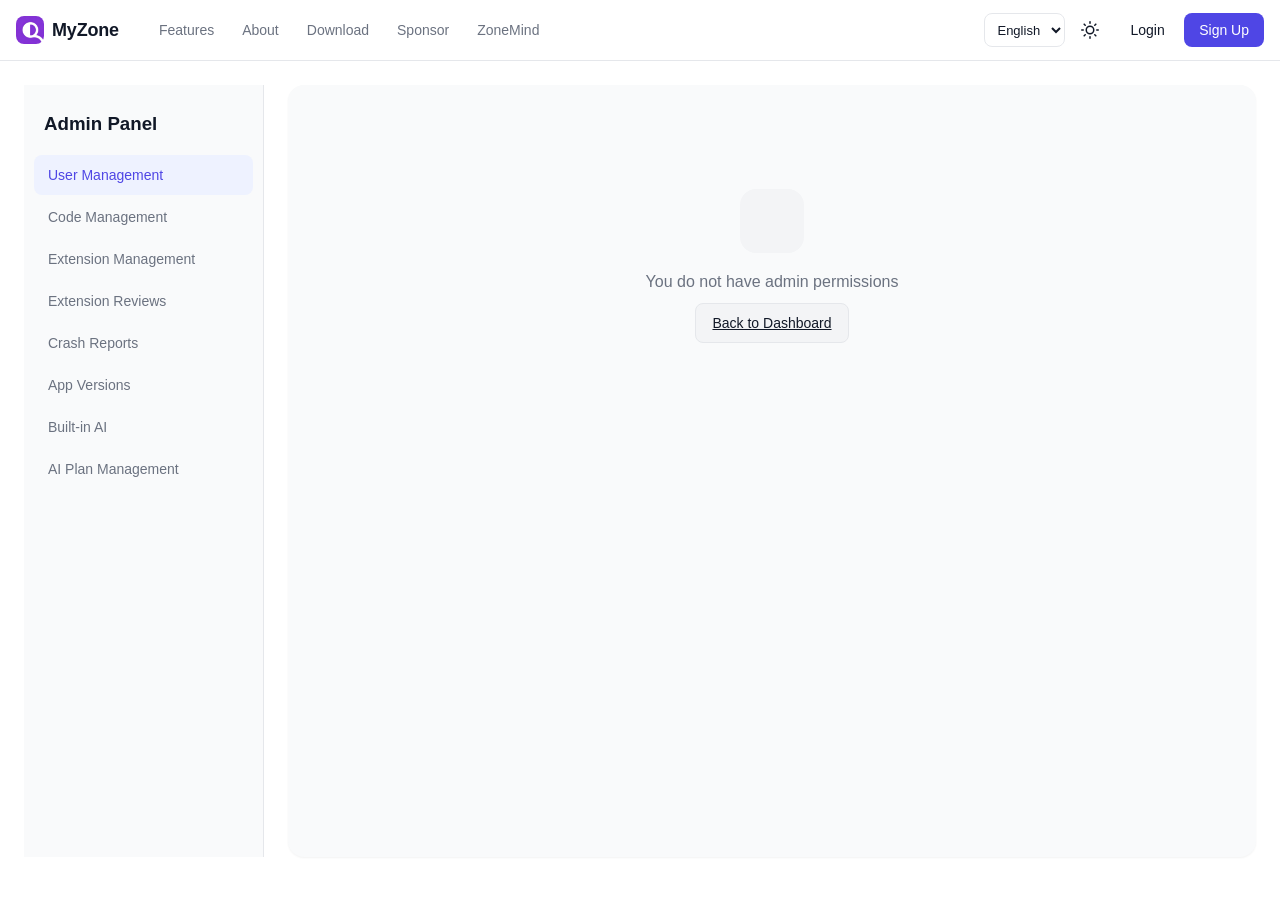
<file: admin.html>
<!DOCTYPE html>
<html lang="zh-CN" data-theme="light">
<head>
  <meta charset="UTF-8">
  <meta name="viewport" content="width=device-width, initial-scale=1.0">
  <title data-i18n="admin.pageTitle">MyZone - 管理后台</title>
  <link rel="stylesheet" href="style.css?v=2">
  <link rel="stylesheet" href="css/site-chrome.css">
</head>
<body class="dashboard-body" data-page="admin">
  <!-- 共享头部（由 js/site-chrome.js 注入） -->
  <div id="site-header"></div>

  <div class="dashboard-container">
    <aside class="sidebar">
      <div class="sidebar-header">
        <h3 data-i18n="admin.title">管理后台</h3>
        <button class="sidebar-toggle" type="button" aria-label="Toggle sidebar">
          <svg viewBox="0 0 24 24" fill="none" stroke="currentColor" stroke-width="2">
            <path d="M9 18l6-6-6-6"></path>
          </svg>
        </button>
      </div>
      <div class="sidebar-menu">
        <button class="sidebar-item active" data-page="users" data-i18n="admin.users">
          <svg viewBox="0 0 24 24" fill="none" stroke="currentColor" stroke-width="2">
            <path d="M17 21v-2a4 4 0 0 0-4-4H5a4 4 0 0 0-4 4v2"></path>
            <circle cx="9" cy="7" r="4"></circle>
            <path d="M23 21v-2a4 4 0 0 0-3-3.87"></path>
            <path d="M16 3.13a4 4 0 0 1 0 7.75"></path>
          </svg>
          <span data-i18n="admin.users">用户管理</span>
        </button>
        <button class="sidebar-item" data-page="codes" data-i18n="admin.codes">
          <svg viewBox="0 0 24 24" fill="none" stroke="currentColor" stroke-width="2">
            <rect x="3" y="4" width="18" height="18" rx="2" ry="2"></rect>
            <line x1="16" y1="2" x2="16" y2="6"></line>
            <line x1="8" y1="2" x2="8" y2="6"></line>
            <line x1="3" y1="10" x2="21" y2="10"></line>
          </svg>
          <span data-i18n="admin.codes">激活码管理</span>
        </button>
        <button class="sidebar-item" data-page="extensions" data-i18n="admin.extensions">
          <svg viewBox="0 0 24 24" fill="none" stroke="currentColor" stroke-width="2">
            <path d="M20 7h-9"></path>
            <path d="M14 17H5"></path>
            <circle cx="17" cy="17" r="3"></circle>
            <circle cx="7" cy="7" r="3"></circle>
          </svg>
          <span data-i18n="admin.extensions">扩展管理</span>
        </button>
        <button class="sidebar-item" data-page="reviews" data-i18n="admin.reviews">
          <svg viewBox="0 0 24 24" fill="none" stroke="currentColor" stroke-width="2" stroke-linecap="round" stroke-linejoin="round">
            <path d="M9 11l3 3L22 4"></path>
            <path d="M21 12v7a2 2 0 0 1-2 2H5a2 2 0 0 1-2-2V5a2 2 0 0 1 2-2h11"></path>
          </svg>
          <span data-i18n="admin.reviews">扩展审核</span>
        </button>
        <button class="sidebar-item" data-page="crashReports" data-i18n="admin.crashReports">
          <svg viewBox="0 0 24 24" fill="none" stroke="currentColor" stroke-width="2" stroke-linecap="round" stroke-linejoin="round">
            <path d="M10.29 3.86 1.82 18a2 2 0 0 0 1.71 3h16.94a2 2 0 0 0 1.71-3L13.71 3.86a2 2 0 0 0-3.42 0z"></path>
            <line x1="12" y1="9" x2="12" y2="13"></line>
            <line x1="12" y1="17" x2="12.01" y2="17"></line>
          </svg>
          <span data-i18n="admin.crashReports">崩溃报告</span>
        </button>
        <button class="sidebar-item" data-page="appVersions" data-i18n="admin.appVersions">
          <svg viewBox="0 0 24 24" fill="none" stroke="currentColor" stroke-width="2" stroke-linecap="round" stroke-linejoin="round">
            <circle cx="12" cy="5" r="2"></circle>
            <circle cx="12" cy="12" r="2"></circle>
            <circle cx="12" cy="19" r="2"></circle>
            <line x1="12" y1="7" x2="12" y2="10"></line>
            <line x1="12" y1="14" x2="12" y2="17"></line>
            <line x1="6" y1="5" x2="10" y2="5"></line>
            <line x1="14" y1="5" x2="18" y2="5"></line>
            <line x1="6" y1="12" x2="10" y2="12"></line>
            <line x1="14" y1="12" x2="18" y2="12"></line>
            <line x1="6" y1="19" x2="10" y2="19"></line>
            <line x1="14" y1="19" x2="18" y2="19"></line>
          </svg>
          <span data-i18n="admin.appVersions">应用版本</span>
        </button>
        <button class="sidebar-item" data-page="ai" data-i18n="admin.aiTitle">
          <svg viewBox="0 0 24 24" fill="none" stroke="currentColor" stroke-width="2" stroke-linecap="round" stroke-linejoin="round">
            <path d="M12 3v3"></path>
            <path d="M12 18v3"></path>
            <path d="M3 12h3"></path>
            <path d="M18 12h3"></path>
            <path d="M5.6 5.6l2.1 2.1"></path>
            <path d="M16.3 16.3l2.1 2.1"></path>
            <path d="M5.6 18.4l2.1-2.1"></path>
            <path d="M16.3 7.7l2.1-2.1"></path>
            <circle cx="12" cy="12" r="3"></circle>
          </svg>
          <span data-i18n="admin.aiTitle">内置 AI</span>
        </button>
        <button class="sidebar-item" data-page="plans" data-i18n="admin.aiPlan">
          <svg viewBox="0 0 24 24" fill="none" stroke="currentColor" stroke-width="2" stroke-linecap="round" stroke-linejoin="round">
            <circle cx="8" cy="8" r="5.4"></circle>
            <path d="M18.09 10.37A6 6 0 1 1 10.34 18"></path>
            <path d="M7 6.2h1.2v3.6"></path>
            <path d="m16.6 14 .8.8-2.9 2.9"></path>
          </svg>
          <span data-i18n="admin.aiPlan">AI Plan 管理</span>
        </button>
      </div>
    </aside>

    <main class="dashboard-content">
      <div id="usersPage" class="subpage">
        <div class="page-header">
          <h2 data-i18n="admin.users">用户管理</h2>
        </div>
        <div id="usersList" class="cards-container"></div>
      </div>

      <div id="codesPage" class="subpage hidden">
        <div class="page-header">
          <h2 data-i18n="admin.codes">激活码管理</h2>
          <div style="display: flex; gap: 10px;">
            <button id="addCodeBtn" class="btn btn-primary" data-i18n="admin.generateCodes">批量生成激活码</button>
            <button id="batchDeleteCodesBtn" class="btn btn-danger hidden" data-i18n="admin.batchDelete">批量删除</button>
          </div>
        </div>
        <div id="codesList" class="cards-container"></div>
      </div>

      <div id="extensionsPage" class="subpage hidden">
        <div class="page-header">
          <h2 data-i18n="admin.extensions">扩展管理</h2>
          <div style="display: flex; gap: 10px;">
            <button id="quickCreateExtensionBtn" class="btn btn-primary" data-i18n="admin.quickCreateExtension">快捷创建</button>
            <button id="addExtensionBtn" class="btn btn-secondary" data-i18n="admin.addExtension">添加扩展</button>
          </div>
        </div>
        <div id="extensionsList" class="cards-container"></div>
      </div>

      <div id="reviewsPage" class="subpage hidden">
        <div class="page-header">
          <h2 data-i18n="admin.reviews">扩展审核</h2>
          <div style="display: flex; gap: 10px;">
            <select id="reviewStatusFilter" class="form-select" style="min-width: 140px;">
              <option value="" data-i18n="admin.reviewStatusAll">全部</option>
              <option value="pending">待审核</option>
              <option value="approved">已通过</option>
              <option value="rejected">已拒绝</option>
            </select>
          </div>
        </div>
        <div id="reviewsList" class="cards-container"></div>
      </div>

      <div id="crashReportsPage" class="subpage hidden">
        <div class="page-header">
          <h2 data-i18n="admin.crashReports">崩溃报告</h2>
          <div style="display: flex; gap: 10px;">
            <button id="refreshCrashReportsBtn" class="btn btn-secondary" data-i18n="admin.refresh">刷新</button>
          </div>
        </div>
        <div id="crashReportsList" class="cards-container"></div>
      </div>

      <div id="appVersionsPage" class="subpage hidden">
        <div class="page-header">
          <h2 data-i18n="admin.appVersions">应用版本</h2>
          <div style="display: flex; gap: 10px;">
            <button id="refreshAppVersionsBtn" class="btn btn-secondary" data-i18n="admin.refresh">刷新</button>
          </div>
        </div>
        <p class="appversions-hint" data-i18n="admin.appVersionsHint">以下版本与文件均来自更新服务存储（updates bucket），仅供参考核对；带签名校验。</p>
        <div id="appVersionsList" class="cards-container"></div>
      </div>

      <div id="aiPage" class="subpage hidden">
        <div class="page-header">
          <h2 data-i18n="admin.aiTitle">内置 AI</h2>
        </div>
        <div class="ai-tabs">
          <button class="tab active" data-ai-tab="providers" onclick="switchAITab('providers')" data-i18n="admin.aiTabProviders">提供商</button>
          <button class="tab" data-ai-tab="credits" onclick="switchAITab('credits')" data-i18n="admin.aiTabCredits">用户额度</button>
          <button class="tab" data-ai-tab="usage" onclick="switchAITab('usage')" data-i18n="admin.aiTabUsage">用量统计</button>
          <button class="tab" data-ai-tab="preview" onclick="switchAITab('preview')" data-i18n="admin.aiTabPreview">模型预览</button>
        </div>

        <div id="aiProvidersPanel" class="ai-tab-panel">
          <div class="cloud-data-toolbar">
            <button id="aiAddProviderBtn" class="btn btn-primary" onclick="openAIProviderModal()" data-i18n="admin.aiAddProvider">新增提供商</button>
            <button id="aiProbeAllKeysBtn" class="btn btn-secondary" onclick="probeAllAIKeys()">
              <span data-i18n="admin.aiProbeAllKeys">探测全部 Key 状态</span>
            </button>
          </div>
          <div id="aiBillingCard"></div>
          <div id="aiAllProbeSummary" class="ai-probe-summary hidden"></div>
          <div id="aiAllProbeResults" class="ai-probe-results hidden"></div>
          <div id="aiProvidersList" class="cards-container"></div>
        </div>

        <div id="aiCreditsPanel" class="ai-tab-panel hidden">
          <div class="cloud-data-toolbar" style="justify-content: flex-start;">
            <input type="text" id="aiCreditsSearch" class="ai-search-input" data-i18n-placeholder="admin.aiCreditsSearchPlaceholder">
            <button id="aiCreditsSearchBtn" class="btn btn-secondary" data-i18n="admin.aiSearch">搜索</button>
          </div>
          <div id="aiCreditsList" class="cards-container"></div>
        </div>

        <div id="aiUsagePanel" class="ai-tab-panel hidden">
          <div class="cloud-data-toolbar">
            <button class="btn ai-days-btn active" data-days="7" onclick="loadAIUsage(7)" data-i18n="admin.aiDays7">近7天</button>
            <button class="btn ai-days-btn" data-days="30" onclick="loadAIUsage(30)" data-i18n="admin.aiDays30">近30天</button>
            <button class="btn ai-days-btn" data-days="90" onclick="loadAIUsage(90)" data-i18n="admin.aiDays90">近90天</button>
          </div>
          <div id="aiUsageContent"></div>
        </div>

        <div id="aiPreviewPanel" class="ai-tab-panel hidden">
          <div class="cloud-data-toolbar">
            <button class="btn btn-secondary" onclick="loadAIModelsPreview()" data-i18n="admin.aiRefresh">刷新</button>
          </div>
          <div id="aiModelsPreview" class="cards-container"></div>
        </div>
      </div>

      <div id="plansPage" class="subpage hidden">
        <div class="page-header">
          <h2 data-i18n="admin.aiPlan">AI Plan 管理</h2>
          <div style="display: flex; gap: 10px;">
            <button id="addPlanBtn" class="btn btn-primary" data-i18n="admin.planAdd">新增 Plan</button>
          </div>
        </div>
        <p class="appversions-hint" data-i18n="admin.planPageHint">配置 AI Plan 档位后，可在「激活码管理」中生成对应 Plan 的激活码；用户开通后每月自动发放 credits。</p>
        <div id="plansList" class="cards-container"></div>
      </div>
    </main>
  </div>

  <div id="reviewModal" class="modal hidden">
    <div class="modal-backdrop"></div>
    <div class="modal-content">
      <button class="close-btn" onclick="closeReviewModal()">&times;</button>
      <h2 data-i18n="admin.reviews">扩展审核</h2>
      <div id="reviewModalInfo" class="form-group" style="margin-top:12px;">
        <p id="reviewModalSummary" style="margin-bottom:8px;"></p>
        <div id="reviewPayload"></div>
      </div>
      <div class="form-group">
        <label data-i18n="admin.reviewComment">审核意见</label>
        <textarea id="reviewComment" rows="4" data-i18n-placeholder="admin.reviewCommentPlaceholder"></textarea>
      </div>
      <div id="reviewError" class="error-message hidden"></div>
      <div style="display: flex; justify-content: flex-end; gap: 10px;">
        <button type="button" class="btn btn-secondary" onclick="handleReview(false)"></button>
        <button type="button" class="btn btn-primary" onclick="handleReview(true)"></button>
      </div>
    </div>
  </div>

  <div id="cloudDataModal" class="modal overlay hidden">
    <div class="modal-backdrop"></div>
    <div class="modal-content">
      <button class="close-btn" onclick="closeCloudDataModal()">&times;</button>
      <h2 id="cloudDataModalTitle">扩展云数据</h2>
      <form id="cloudDataForm">
        <input type="hidden" id="cloudDataRowId">
        <div class="form-group">
          <label data-i18n="admin.cloudDataScopeLabel">数据范围</label>
          <select id="cloudDataScope" class="form-select">
            <option value="global" data-i18n="admin.cloudDataScopeGlobal">全局数据</option>
            <option value="user" data-i18n="admin.cloudDataScopeUser">用户数据</option>
          </select>
        </div>
        <div class="form-group">
          <label data-i18n="admin.cloudDataKeyLabel">键名</label>
          <input type="text" id="cloudDataKey" required data-i18n-placeholder="admin.cloudDataKeyPlaceholder">
        </div>
        <div class="form-group" id="cloudDataOwnerGroup">
          <label data-i18n="admin.cloudDataOwnerLabel">归属用户（仅"用户数据"需要）</label>
          <input type="text" id="cloudDataOwner" data-i18n-placeholder="admin.cloudDataOwnerPlaceholder">
          <small class="form-hint" data-i18n="admin.cloudDataOwnerHint">"用户数据"请填写要归属的用户ID；"全局数据"此项自动忽略</small>
        </div>
        <div class="form-group">
          <label data-i18n="admin.cloudDataValueLabel">值（JSON）</label>
          <textarea id="cloudDataValue" rows="4" required data-i18n-placeholder="admin.cloudDataValuePlaceholder"></textarea>
        </div>
        <div id="cloudDataError" class="error-message hidden"></div>
        <div style="display: flex; justify-content: flex-end; gap: 10px;">
          <button type="button" class="btn btn-secondary" onclick="closeCloudDataModal()" data-i18n="admin.cloudDataCancel">取消</button>
          <button type="submit" class="btn btn-primary" data-i18n="admin.cloudDataSave">保存</button>
        </div>
      </form>
    </div>
  </div>

  <div id="userDetailModal" class="modal hidden">
    <div class="modal-backdrop"></div>
    <div class="modal-content large">
      <button class="close-btn" onclick="closeUserDetailModal()">&times;</button>
      <h2 id="userDetailTitle" data-i18n="admin.userDetail">用户详情</h2>
      <div id="userDetailContent"></div>
    </div>
  </div>

  <div id="editExtensionModal" class="modal hidden">
    <div class="modal-backdrop"></div>
    <div class="modal-content">
      <button class="close-btn" onclick="closeEditExtensionModal()">&times;</button>
      <h2 id="editExtensionTitle" data-i18n="admin.addExtension">添加扩展</h2>
      <form id="editExtensionForm">
        <input type="hidden" id="editExtensionId">
        <div class="form-group">
          <label data-i18n="admin.extSlug">扩展标识（英文）</label>
          <input type="text" id="editExtSlug" required data-i18n-placeholder="admin.extSlugPlaceholder">
        </div>
        <div class="form-group">
          <label data-i18n="admin.extName">扩展名称</label>
          <input type="text" id="editExtName" required data-i18n-placeholder="admin.extNamePlaceholder">
        </div>
        <div class="form-group">
          <label data-i18n="admin.extDesc">扩展描述</label>
          <textarea id="editExtDesc" rows="3" data-i18n-placeholder="admin.extDescPlaceholder"></textarea>
        </div>
        <div class="form-group">
          <label data-i18n="admin.extNameEn">扩展名称（English）</label>
          <input type="text" id="editExtNameEn" data-i18n-placeholder="admin.extNameEnPlaceholder">
        </div>
        <div class="form-group">
          <label data-i18n="admin.extDescEn">扩展描述（English）</label>
          <textarea id="editExtDescEn" rows="3" data-i18n-placeholder="admin.extDescEnPlaceholder"></textarea>
        </div>
        <div class="form-group">
          <label data-i18n="admin.extAuthor">作者</label>
          <input type="text" id="editExtAuthor" data-i18n-placeholder="admin.extAuthorPlaceholder">
        </div>
        <div class="form-group">
          <label data-i18n="admin.extIcon">图标URL</label>
          <div style="display: flex; align-items: center; gap: 10px;">
            <input type="text" id="editExtIcon" placeholder="https://..." style="flex: 1;">
            <img id="editExtIconPreview" alt="icon preview" style="width: 40px; height: 40px; border-radius: 6px; border: 1px solid var(--border-color, #e0e0e0); object-fit: contain; background: var(--bg-secondary, #f5f5f5); display: none;" onerror="this.style.display='none'">
          </div>
        </div>
        <div class="form-group">
          <label data-i18n="admin.extWebsite">官方网站</label>
          <input type="text" id="editExtWebsite" placeholder="https://...">
        </div>
        <div class="form-group">
          <label data-i18n="admin.extTags">标签（用逗号分隔）</label>
          <input type="text" id="editExtTags" data-i18n-placeholder="admin.extTagsPlaceholder">
        </div>
        <div class="form-group">
          <label class="checkbox-label" style="display:flex; align-items:center; gap:8px; cursor:pointer;">
            <input type="checkbox" id="editExtRequiresPro">
            <span data-i18n="admin.extRequiresPro">PRO 专属（仅 PRO 用户可订阅/安装/更新）</span>
          </label>
        </div>
        <div id="editExtensionError" class="error-message hidden"></div>
        <button type="submit" class="btn btn-primary" id="saveExtensionBtn" data-i18n="admin.save">保存</button>
      </form>
    </div>
  </div>

  <div id="extensionDetailModal" class="modal hidden">
    <div class="modal-backdrop"></div>
    <div class="modal-content large">
      <button class="close-btn" onclick="closeExtensionDetailModal()">&times;</button>
      <h2 id="extensionDetailTitle" data-i18n="admin.extensionDetail">扩展详情</h2>
      <div id="extensionDetailContent"></div>
    </div>
  </div>

  <div id="addVersionModal" class="modal overlay hidden">
    <div class="modal-backdrop"></div>
    <div class="modal-content large">
      <button class="close-btn" onclick="closeAddVersionModal()">&times;</button>
      <h2 data-i18n="admin.addVersion">添加版本</h2>
      <form id="addVersionForm">
        <input type="hidden" id="versionExtensionId">

        <!-- ZIP 文件选择：选中后自动解析 manifest 并填入下方表单 -->
        <div class="form-group">
          <label data-i18n="admin.versionFile">扩展文件（ZIP压缩包）</label>
          <div class="file-picker">
            <label for="versionFile" class="btn btn-secondary file-picker-btn" data-i18n="admin.chooseFile">选择文件</label>
            <span id="versionFileText" class="file-picker-name" data-i18n="admin.noFileChosen">未选择文件</span>
            <input type="file" id="versionFile" accept=".zip" class="file-picker-input" required>
          </div>
          <div id="manifestParseStatus" class="manifest-parse-status hidden"></div>
        </div>

        <!-- 以下字段在 ZIP 选择后会自动填入（来自 manifest.json），仍可手动修改 -->
        <div class="form-group">
          <label data-i18n="admin.versionNumber">版本号</label>
          <input type="text" id="versionNumber" required data-i18n-placeholder="admin.versionNumberPlaceholder">
        </div>
        <div class="form-group">
          <label data-i18n="admin.versionChangelog">更新日志</label>
          <textarea id="versionChangelog" rows="3" data-i18n-placeholder="admin.versionChangelogPlaceholder"></textarea>
        </div>
        <div class="form-group">
          <label data-i18n="admin.minAppVersion">最低应用版本</label>
          <input type="text" id="versionMinApp" data-i18n-placeholder="admin.versionMinAppPlaceholder">
        </div>
        <div class="form-group">
          <label data-i18n="admin.minAppVersionCode">最低绝对版本</label>
          <input type="number" id="versionMinAppCode" min="1" data-i18n-placeholder="admin.versionMinAppCodePlaceholder">
        </div>

        <!-- manifest 预览区：展示解析到的全部字段，供管理员核对 -->
        <div class="form-group">
          <label data-i18n="admin.manifestPreview">Manifest 预览（只读）</label>
          <textarea id="manifestPreview" class="manifest-preview" rows="10" readonly></textarea>
        </div>

        <div id="addVersionError" class="error-message hidden"></div>

        <!-- 上传进度条 -->
        <div id="uploadProgress" class="upload-progress hidden">
          <div class="upload-progress-header">
            <span id="uploadProgressLabel" data-i18n="admin.uploading">上传中...</span>
            <span id="uploadProgressPercent">0%</span>
          </div>
          <div class="upload-progress-bar">
            <div id="uploadProgressFill" class="upload-progress-fill" style="width: 0%"></div>
          </div>
          <p id="uploadProgressStage" class="upload-progress-stage"></p>
        </div>

        <button type="submit" class="btn btn-primary" id="uploadVersionBtn" data-i18n="admin.upload">上传并创建</button>
      </form>
    </div>
  </div>

  <div id="quickCreateModal" class="modal hidden">
    <div class="modal-backdrop"></div>
    <div class="modal-content large">
      <button class="close-btn" onclick="closeQuickCreateModal()">&times;</button>
      <h2 data-i18n="admin.quickCreateExtension">快捷创建扩展</h2>
      <p class="manifest-update-hint" data-i18n="admin.quickCreateHint">上传扩展 ZIP 包，系统将自动解析 manifest 并创建扩展及首个版本。</p>
      <form id="quickCreateForm">
        <div class="form-group">
          <label data-i18n="admin.versionFile">扩展文件（ZIP压缩包）</label>
          <div class="file-picker">
            <label for="quickCreateFile" class="btn btn-secondary file-picker-btn" data-i18n="admin.chooseFile">选择文件</label>
            <span id="quickCreateFileText" class="file-picker-name" data-i18n="admin.noFileChosen">未选择文件</span>
            <input type="file" id="quickCreateFile" accept=".zip" class="file-picker-input" required>
          </div>
          <div id="quickCreateParseStatus" class="manifest-parse-status hidden"></div>
        </div>

        <div id="quickCreateSummary" class="quick-create-summary hidden">
          <div class="form-group">
            <label data-i18n="admin.extSlug">扩展标识</label>
            <input type="text" id="quickCreateSlug" required data-i18n-placeholder="admin.extSlugPlaceholder">
          </div>
          <div class="form-group">
            <label data-i18n="admin.extName">扩展名称</label>
            <input type="text" id="quickCreateName" required data-i18n-placeholder="admin.extNamePlaceholder">
          </div>
          <div class="form-group">
            <label data-i18n="admin.extDesc">扩展描述</label>
            <textarea id="quickCreateDesc" rows="2" data-i18n-placeholder="admin.extDescPlaceholder"></textarea>
          </div>
          <div class="form-group" style="display: grid; grid-template-columns: 1fr 1fr; gap: 12px;">
            <div>
              <label data-i18n="admin.extNameEn">名称（En）</label>
              <input type="text" id="quickCreateNameEn" data-i18n-placeholder="admin.extNameEnPlaceholder">
            </div>
            <div>
              <label data-i18n="admin.extDescEn">描述（En）</label>
              <input type="text" id="quickCreateDescEn" data-i18n-placeholder="admin.extDescEnPlaceholder">
            </div>
          </div>
          <div class="form-group" style="display: grid; grid-template-columns: 1fr 1fr; gap: 12px;">
            <div>
              <label data-i18n="admin.extAuthor">作者</label>
              <input type="text" id="quickCreateAuthor" data-i18n-placeholder="admin.extAuthorPlaceholder">
            </div>
            <div>
              <label data-i18n="admin.extWebsite">官方网站</label>
              <input type="text" id="quickCreateWebsite" placeholder="https://...">
            </div>
          </div>
          <div class="form-group">
            <label data-i18n="admin.extTags">标签（用逗号分隔）</label>
            <input type="text" id="quickCreateTags" data-i18n-placeholder="admin.extTagsPlaceholder">
          </div>
          <div class="form-group" id="quickCreateIconGroup" style="display: none;">
            <label data-i18n="admin.extIcon">扩展图标</label>
            <div style="display: flex; align-items: center; gap: 12px; margin-top: 6px;">
              <img id="quickCreateIconPreview" alt="icon" style="width: 64px; height: 64px; border-radius: 8px; border: 1px solid var(--border-color, #e0e0e0); object-fit: contain; background: var(--bg-secondary, #f5f5f5);" onerror="this.style.display='none'; document.getElementById('quickCreateIconFallback').style.display='';">
              <span id="quickCreateIconFallback" style="display: none; color: var(--text-secondary, #888); font-size: 12px;"></span>
            </div>
          </div>
          <div class="form-group" style="display: grid; grid-template-columns: 1fr 1fr 1fr; gap: 12px;">
            <div>
              <label data-i18n="admin.versionNumber">版本号</label>
              <input type="text" id="quickCreateVersion" required data-i18n-placeholder="admin.versionNumberPlaceholder">
            </div>
            <div>
              <label data-i18n="admin.minAppVersion">最低应用版本</label>
              <input type="text" id="quickCreateMinApp" data-i18n-placeholder="admin.versionMinAppPlaceholder">
            </div>
            <div>
              <label data-i18n="admin.minAppVersionCode">最低绝对版本</label>
              <input type="number" id="quickCreateMinAppCode" min="1" data-i18n-placeholder="admin.versionMinAppCodePlaceholder">
            </div>
          </div>
          <div class="form-group">
            <label data-i18n="admin.versionChangelog">更新日志</label>
            <textarea id="quickCreateChangelog" rows="2" data-i18n-placeholder="admin.versionChangelogPlaceholder"></textarea>
          </div>
        </div>

        <div id="quickCreateError" class="error-message hidden"></div>

        <div id="quickCreateProgress" class="upload-progress hidden">
          <div class="upload-progress-header">
            <span id="quickCreateProgressLabel" data-i18n="admin.uploading">上传中...</span>
            <span id="quickCreateProgressPercent">0%</span>
          </div>
          <div class="upload-progress-bar">
            <div id="quickCreateProgressFill" class="upload-progress-fill" style="width: 0%"></div>
          </div>
          <p id="quickCreateProgressStage" class="upload-progress-stage"></p>
        </div>

        <button type="submit" class="btn btn-primary" id="quickCreateSubmitBtn" disabled data-i18n="admin.quickCreateSubmit">创建扩展并上传</button>
      </form>
    </div>
  </div>

  <div id="manifestUpdateModal" class="modal hidden">
    <div class="modal-backdrop"></div>
    <div class="modal-content">
      <button class="close-btn" onclick="closeManifestUpdateModal()">&times;</button>
      <h2 data-i18n="admin.manifestUpdateTitle">根据 Manifest 更新扩展信息</h2>
      <p class="manifest-update-hint" data-i18n="admin.manifestUpdateHint">检测到 ZIP 中的 manifest 包含以下扩展信息，确认后将自动更新：</p>
      <div id="manifestUpdateSummary" class="manifest-update-summary"></div>
      <div id="manifestUpdateError" class="error-message hidden"></div>
      <div class="manifest-update-actions">
        <button class="btn btn-secondary" onclick="closeManifestUpdateModal()" data-i18n="admin.manifestUpdateSkip">跳过</button>
        <button class="btn btn-primary" id="confirmManifestUpdateBtn" onclick="confirmManifestUpdate()" data-i18n="admin.manifestUpdateConfirm">确认更新</button>
      </div>
    </div>
  </div>

  <div id="addCodesModal" class="modal hidden">
    <div class="modal-backdrop"></div>
    <div class="modal-content">
      <button class="close-btn" onclick="closeAddCodesModal()">&times;</button>
      <h2 data-i18n="admin.generateCodes">批量生成激活码</h2>
      <form id="addCodesForm">
        <div class="form-group">
          <label data-i18n="admin.codeCount">生成数量</label>
          <input type="number" id="codeCount" name="codeCount" min="1" max="100" value="10" required>
        </div>
        <div class="form-group">
          <label data-i18n="admin.codeType">激活码类型</label>
          <select id="codeType" name="codeType" onchange="onCodeTypeChange()">
            <option value="pro" data-i18n="admin.codeTypePro">PRO 时长</option>
            <option value="credits" data-i18n="admin.codeTypeCredits">Credits 余额</option>
            <option value="plan" data-i18n="admin.codeTypePlan">AI Plan</option>
          </select>
        </div>
        <div class="form-group hidden" id="codePlanGroup">
          <label data-i18n="admin.codePlan">AI Plan</label>
          <select id="codePlanId" class="form-select"></select>
        </div>
        <div class="form-group" id="codeDaysGroup">
          <label id="codeDaysLabel" data-i18n="admin.codeDays">PRO 时长（天）</label>
          <input type="number" id="codeDays" name="codeDays" min="1" max="3650" value="30" required>
        </div>
        <div class="form-group hidden" id="creditsGroup">
          <label data-i18n="admin.creditsAmount">Credits 金额</label>
          <input type="number" id="creditsAmount" name="creditsAmount" min="0.01" step="0.01" value="100" required>
        </div>
        <div class="form-group hidden" id="creditsValidGroup">
          <label data-i18n="admin.creditsValidDays">Credits 有效期（天）</label>
          <div style="display: flex; gap: 10px;">
            <input type="number" id="creditsValidDays" name="creditsValidDays" min="0" max="3650" value="30" data-i18n-placeholder="admin.permanentPlaceholder">
            <span data-i18n="admin.creditsValidHint" style="color: var(--text-muted); font-size: 12px; line-height: 32px;">0 表示永不过期</span>
          </div>
        </div>
        <div class="form-group">
          <label data-i18n="admin.codeExpireDays">激活有效期（天）</label>
          <div style="display: flex; gap: 10px;">
            <input type="number" id="codeExpireDays" name="codeExpireDays" min="0" max="3650" value="0" data-i18n-placeholder="admin.permanentPlaceholder">
            <span data-i18n="admin.permanentHint" style="color: var(--text-muted); font-size: 12px; line-height: 32px;">0 表示永久有效</span>
          </div>
        </div>
        <div class="form-group">
          <label data-i18n="admin.codeMaxUses">可用数量</label>
          <input type="number" id="codeMaxUses" name="codeMaxUses" min="1" max="100" value="1" required>
        </div>
        <div id="codesError" class="error-message hidden"></div>
        <button type="submit" class="btn btn-primary" data-i18n="admin.generate">生成</button>
      </form>
    </div>
  </div>

  <div id="crashReportModal" class="modal hidden">
    <div class="modal-backdrop"></div>
    <div class="modal-content large">
      <button class="close-btn" onclick="closeCrashReportModal()">&times;</button>
      <h2 data-i18n="admin.crashReportDetail">崩溃报告详情</h2>
      <div id="crashReportDetailContent"></div>
    </div>
  </div>

  <div id="appVersionDetailModal" class="modal hidden">
    <div class="modal-backdrop"></div>
    <div class="modal-content large">
      <button class="close-btn" onclick="closeAppVersionDetailModal()">&times;</button>
      <h2 id="appVersionDetailTitle" data-i18n="admin.appVersionDetail">应用版本详情</h2>
      <div id="appVersionDetailContent"></div>
    </div>
  </div>

  <div id="aiModelModal" class="modal hidden">
    <div class="modal-backdrop"></div>
    <div class="modal-content ai-model">
      <button class="close-btn" onclick="closeAIModelModal()">&times;</button>
      <h2 id="aiModelModalTitle" data-i18n="admin.aiModalTitleAddModel">新增模型</h2>
      <form id="aiModelForm">
        <input type="hidden" id="aiModelId">
        <div class="form-group">
          <label data-i18n="admin.aiName">名称</label>
          <input type="text" id="aiModelName" required data-i18n-placeholder="admin.aiName">
        </div>
        <div class="form-group" style="display: grid; grid-template-columns: 1fr 1fr 1fr; gap: 12px;">
          <div>
            <label data-i18n="admin.aiModel">模型</label>
            <div style="display: flex; gap: 6px; align-items: center;">
              <input type="text" id="aiModelModel" required style="flex: 1; min-width: 0;" onchange="fillModelRates(this.value)">
              <button type="button" class="btn btn-secondary" style="white-space: nowrap; flex-shrink: 0;" onclick="fetchModelsForModelForm(this)" data-i18n="admin.aiFetchFromApi">从API获取</button>
            </div>
            <select id="aiModelModelPick" class="form-select hidden" style="margin-top: 6px; width: 100%;" onchange="onModelPickChange()"></select>
            <small class="form-hint" id="aiModelFetchError" style="color: var(--error-color);"></small>
          </div>
          <div>
            <label data-i18n="admin.aiSortOrder">排序</label>
            <input type="number" id="aiModelSortOrder" value="0" style="width: 100%;">
          </div>
          <div>
            <label data-i18n="admin.aiPriority">优先级</label>
            <input type="number" id="aiModelPriority" value="0" style="width: 100%;" min="0" step="1">
            <small class="form-hint" id="aiPriorityHint" data-i18n="admin.aiPriorityHint">数值越大越优先，供 AUTO 自动选择参考</small>
          </div>
        </div>
        <div class="form-group" style="display: grid; grid-template-columns: 1fr 1fr; gap: 12px;">
          <div>
            <label data-i18n="admin.aiTemperature">温度</label>
            <input type="number" id="aiModelTemperature" step="0.1" min="0" max="2" value="0.7">
          </div>
          <div>
            <label class="checkbox-label" style="display: flex; align-items: center; gap: 8px; cursor: pointer; height: 100%; justify-content: center;">
              <input type="checkbox" id="aiModelEnabled" checked>
              <span data-i18n="admin.aiEnabled">启用</span>
            </label>
          </div>
          <div>
            <label class="checkbox-label" style="display: flex; align-items: center; gap: 8px; cursor: pointer; height: 100%; justify-content: center;">
              <input type="checkbox" id="aiModelMultimodal" checked>
              <span data-i18n="admin.aiMultimodal">多模态输入</span>
            </label>
          </div>
        </div>
        <div class="form-group">
          <label data-i18n="admin.aiModelType">模型类型</label>
          <select id="aiModelType" class="form-select" onchange="onAIModelTypeChange()">
            <option value="chat" data-i18n="admin.aiModelTypeChat">对话 / 多模态输入（chat）</option>
            <option value="image" data-i18n="admin.aiModelTypeImage">文生图（image）</option>
            <option value="video" data-i18n="admin.aiModelTypeVideo">视频生成（video）</option>
          </select>
        </div>
        <div class="form-group" id="aiModelFixedRateGroup" style="display: none;">
          <label data-i18n="admin.aiFixedRate">按次固定费率（credits/次）</label>
          <input type="number" id="aiModelFixedRate" min="0" step="any" value="0">
          <small class="form-hint" data-i18n="admin.aiFixedRateHint">文生图 / 视频模型按每次生成固定扣费，0 = 免费</small>
        </div>
        <div class="form-group" id="aiModelVideoOperationGroup" style="display: none;">
          <label data-i18n="admin.aiVideoOperation">视频操作接口</label>
          <input type="text" id="aiModelVideoOperation" placeholder="/videos/generations">
          <small class="form-hint" data-i18n="admin.aiVideoOperationHint">提交任务用 POST {base_url}{接口}，如 /v1/videos</small>
        </div>
        <div class="form-group" id="aiModelVideoStatusGroup" style="display: none;">
          <label data-i18n="admin.aiVideoStatusOperation">视频状态查询接口</label>
          <input type="text" id="aiModelVideoStatusOperation" placeholder="/agnesapi?video_id={task_id}&model_name={model}">
          <small class="form-hint" data-i18n="admin.aiVideoStatusOperationHint">查询状态用 GET {base_url}{接口}，支持 {task_id} / {model} 占位符；留空默认 {视频操作接口}/{task_id}</small>
        </div>
        <div id="aiModelTokenRateGroup" class="form-group" style="display: grid; grid-template-columns: 1fr 1fr 1fr; gap: 12px;">
          <div>
            <label data-i18n="admin.aiRateInput">输入速率</label>
            <input type="number" id="aiModelRateInput" step="any" value="0">
          </div>
          <div>
            <label data-i18n="admin.aiRateOutput">输出速率</label>
            <input type="number" id="aiModelRateOutput" step="any" value="0">
          </div>
          <div>
            <label data-i18n="admin.aiRateCached">缓存速率</label>
            <input type="number" id="aiModelRateCached" step="any" value="0">
          </div>
        </div>
        <div class="form-group">
          <label data-i18n="admin.aiDiscount">折扣</label>
          <input type="number" id="aiModelDiscount" min="0.01" max="1" step="0.01" value="1">
          <small class="form-hint" data-i18n="admin.aiDiscountHint">（对话模型按每百万 token 消耗 credits；图片/视频模型按每次生成固定费率。折扣 0~1，如 0.8 = 8 折，1 = 不打折）</small>
        </div>
        <div class="form-group">
          <label data-i18n="admin.aiMaxConcurrent">最大并发数</label>
          <input type="number" id="aiModelMaxConcurrent" min="0" step="1" value="5">
          <small class="form-hint" data-i18n="admin.aiMaxConcurrentHint">同一模型同时处理的请求数，超过后自动排队</small>
        </div>
        <div class="form-group">
          <label data-i18n="admin.aiContextLength">最大上下文</label>
          <input type="number" id="aiModelContextLength" min="0" step="1" value="">
          <small class="form-hint" data-i18n="admin.aiContextLengthHint">上下文窗口上限（tokens），0 或留空 = 未知；内置模型在客户端按此显示最大上下文</small>
        </div>
        <div id="aiModelError" class="error-message hidden"></div>
        <div style="display: flex; justify-content: flex-end; gap: 10px;">
          <button type="button" class="btn btn-secondary" onclick="closeAIModelModal()" data-i18n="admin.aiCancel">取消</button>
          <button type="submit" class="btn btn-primary" data-i18n="admin.aiSaveKey">保存</button>
        </div>
      </form>
    </div>
  </div>

  <div id="aiProviderModal" class="modal hidden">
    <div class="modal-backdrop"></div>
    <div class="modal-content ai-model">
      <button class="close-btn" onclick="closeAIProviderModal()">&times;</button>
      <h2 id="aiProviderModalTitle" data-i18n="admin.aiProviderModalTitleAdd">新增提供商</h2>
      <form id="aiProviderForm">
        <input type="hidden" id="aiProviderId">
        <div class="form-group">
          <label data-i18n="admin.aiProviderName">提供商名称</label>
          <input type="text" id="aiProviderName" required data-i18n-placeholder="admin.aiProviderNamePlaceholder">
        </div>
        <div class="form-group">
          <label for="aiProviderType" data-i18n="admin.aiProviderType">服务类型</label>
          <select id="aiProviderType" class="form-select">
            <option value="model" data-i18n="admin.aiProviderTypeModel">模型提供商</option>
            <option value="search" data-i18n="admin.aiProviderTypeSearch">搜索服务（Tavily）</option>
          </select>
        </div>
        <div class="form-group">
          <label data-i18n="admin.aiProviderBaseUrl">API 地址</label>
          <input type="text" id="aiProviderBaseUrl" required data-i18n-placeholder="admin.aiProviderBaseUrlPlaceholder">
          <small class="form-hint" data-i18n="admin.aiProviderBaseUrlHint">OpenAI 兼容接口基址，实际调用拼接各模型在该提供商下的上游模型 ID</small>
        </div>
        <div class="form-group">
          <label for="aiProviderPreset" data-i18n="admin.aiProviderPreset">快速填充预设</label>
          <select id="aiProviderPreset" class="form-select" onchange="applyAIProviderPreset(this.value)">
            <option value="" data-i18n="admin.aiProviderPresetNone">— 手动填写 / 不使用预设 —</option>
            <option value="deepseek">DeepSeek · api.deepseek.com</option>
            <option value="openai">OpenAI · api.openai.com/v1</option>
            <option value="glm">智谱GLM · open.bigmodel.cn/api/paas/v4</option>
            <option value="qwen">通义Qwen · dashscope.aliyuncs.com/compatible-mode/v1</option>
            <option value="kimi">Kimi(月之暗面) · api.moonshot.cn/v1</option>
            <option value="ollama">Ollama 本地 · http://localhost:11434/v1</option>
          </select>
        </div>
        <div class="form-group" style="display: grid; grid-template-columns: 1fr auto 1fr; gap: 12px; align-items: center;">
          <div>
            <label data-i18n="admin.aiSortOrder">排序</label>
            <input type="number" id="aiProviderSortOrder" value="0" style="width: 100%;">
          </div>
          <label class="checkbox-label" style="display: flex; align-items: center; gap: 8px; cursor: pointer; height: 100%; justify-content: center; margin: 0;">
            <input type="checkbox" id="aiProviderEnabled" checked>
            <span data-i18n="admin.aiEnabled">启用</span>
          </label>
        </div>
        <div id="aiProviderError" class="error-message hidden"></div>
        <div style="display: flex; justify-content: flex-end; gap: 10px;">
          <button type="button" class="btn btn-secondary" onclick="closeAIProviderModal()" data-i18n="admin.aiCancel">取消</button>
          <button type="submit" class="btn btn-primary" data-i18n="admin.aiSaveKey">保存</button>
        </div>
      </form>
    </div>
  </div>

  <div id="aiModelProvidersModal" class="modal hidden">
    <div class="modal-backdrop"></div>
    <div class="modal-content large">
      <button class="close-btn" onclick="closeAIModelProvidersModal()">&times;</button>
      <h2 id="aiModelProvidersModalTitle" data-i18n="admin.aiModelProvidersTitle">绑定提供商</h2>
      <div style="padding: 16px 24px 24px;">
        <p style="font-size: 13px; opacity:.75; margin: 0 0 12px;" data-i18n="admin.aiModelProvidersHint">为逻辑模型绑定一个或多个提供商；实际转发时按绑定关系使用对应提供商的 API 地址与 Key。</p>
        <div id="aiModelProvidersList" class="cards-container"></div>
      </div>
    </div>
  </div>

  <div id="aiKeysModal" class="modal hidden">
    <div class="modal-backdrop"></div>
    <div class="modal-content large">
      <button class="close-btn" onclick="closeAIKeysModal()">&times;</button>
      <h2 id="aiKeysModalTitle" data-i18n="admin.aiKeysTitle">管理 Key</h2>
      <div style="padding: 16px 24px 24px;">
        <div style="display:flex; justify-content:space-between; align-items:center; margin-bottom:12px;">
          <span id="aiProbeSummary" style="font-size:13px; opacity:.75;"></span>
          <button id="aiProbeKeysBtn" class="btn btn-secondary" onclick="probeAIKeys()">
            <svg width="14" height="14" viewBox="0 0 24 24" fill="none" stroke="currentColor" stroke-width="2" stroke-linecap="round" stroke-linejoin="round" aria-hidden="true"><circle cx="11" cy="11" r="7"/><path d="m21 21-4.3-4.3"/></svg>
            <span data-i18n="admin.aiProbeKeys">探测全部 Key 状态</span>
          </button>
        </div>
        <div id="aiProbeResults" class="hidden" style="margin-bottom:16px;"></div>
        <div id="aiKeysList" class="cards-container" style="margin-bottom: 16px;"></div>
        <button id="aiAddKeyBtn" class="btn btn-primary" onclick="openAIKeyModal()" data-i18n="admin.aiAddKey">新增 Key</button>
        <form id="aiKeyForm" class="hidden" style="margin-top: 16px;">
          <input type="hidden" id="aiKeyId">
          <div class="form-group">
            <label data-i18n="admin.aiKeyName">Key 名称</label>
            <input type="text" id="aiKeyName" required>
          </div>
          <div class="form-group">
            <label data-i18n="admin.aiKeyPlain">明文 Key</label>
            <input type="password" id="aiKeyPlain" data-i18n-placeholder="admin.aiKeyPlainPlaceholder">
            <small class="form-hint" data-i18n="admin.aiKeyPlainHint">新增必填；编辑时留空表示不修改</small>
          </div>
          <div class="form-group">
            <label data-i18n="admin.aiQuotaCredits">额度（credits）</label>
            <input type="number" id="aiKeyQuota" step="any" data-i18n-placeholder="admin.aiQuotaUnlimited">
          </div>
          <div class="form-group">
            <label class="checkbox-label" style="display: flex; align-items: center; gap: 8px; cursor: pointer;">
              <input type="checkbox" id="aiKeyEnabled" checked>
              <span data-i18n="admin.aiEnabled">启用</span>
            </label>
          </div>
          <div id="aiKeyError" class="error-message hidden"></div>
          <div style="display: flex; justify-content: flex-end; gap: 10px;">
            <button type="button" class="btn btn-secondary" onclick="cancelAIKeyForm()" data-i18n="admin.aiCancel">取消</button>
            <button type="submit" class="btn btn-primary" data-i18n="admin.aiSaveKey">保存</button>
          </div>
        </form>
      </div>
    </div>
  </div>

  <div id="aiRechargeModal" class="modal hidden">
    <div class="modal-backdrop"></div>
    <div class="modal-content">
      <button class="close-btn" onclick="closeAIRechargeModal()">&times;</button>
      <h2 data-i18n="admin.aiRechargeTitle">充值 / 扣减额度</h2>
      <form id="aiRechargeForm">
        <input type="hidden" id="aiRechargeUserId">
        <div class="form-group">
          <label data-i18n="admin.aiName">用户</label>
          <p id="aiRechargeUserLabel" style="margin: 0; font-size: 14px;"></p>
        </div>
        <div class="form-group">
          <label data-i18n="admin.aiRechargeAmount">金额（credits）</label>
          <input type="number" id="aiRechargeAmount" step="any" required>
          <small class="form-hint" data-i18n="admin.aiRechargeHint">正数充值、负数扣减</small>
        </div>
        <div class="form-group">
          <label data-i18n="admin.aiRechargeRemark">备注</label>
          <input type="text" id="aiRechargeRemark" data-i18n-placeholder="admin.aiRechargeRemarkPlaceholder">
        </div>
        <div class="form-group">
          <label data-i18n="admin.aiRechargeExpires">有效期</label>
          <input type="date" id="aiRechargeExpires">
          <small class="form-hint" data-i18n="admin.aiRechargeExpiresHint">留空 = 永不过期</small>
        </div>
        <div id="aiRechargeError" class="error-message hidden"></div>
        <div style="display: flex; justify-content: flex-end; gap: 10px;">
          <button type="button" class="btn btn-secondary" onclick="closeAIRechargeModal()" data-i18n="admin.aiCancel">取消</button>
          <button type="submit" class="btn btn-primary" data-i18n="admin.aiRecharge">确认</button>
        </div>
      </form>
    </div>
  </div>

  <div id="aiLedgerModal" class="modal hidden">
    <div class="modal-backdrop"></div>
    <div class="modal-content large">
      <button class="close-btn" onclick="closeAILedgerModal()">&times;</button>
      <h2 data-i18n="admin.aiLedgerTitle">额度明细</h2>
      <div style="padding: 16px 24px 24px;">
        <div id="aiLedgerList" class="cards-container"></div>
      </div>
    </div>
  </div>

  <div id="planModal" class="modal hidden">
    <div class="modal-backdrop"></div>
    <div class="modal-content">
      <button class="close-btn" onclick="closePlanModal()">&times;</button>
      <h2 id="planModalTitle" data-i18n="admin.planAdd">新增 Plan</h2>
      <form id="planForm">
        <input type="hidden" id="planId">
        <div class="form-group" style="display: grid; grid-template-columns: 1fr 1fr; gap: 12px;">
          <div>
            <label data-i18n="admin.planName">名称</label>
            <input type="text" id="planName" required data-i18n-placeholder="admin.planNamePlaceholder">
          </div>
          <div>
            <label data-i18n="admin.planPrice">月费（元）</label>
            <input type="number" id="planPrice" step="any" min="0" value="0">
          </div>
        </div>
        <div class="form-group" style="display: grid; grid-template-columns: 1fr 1fr; gap: 12px;">
          <div>
            <label data-i18n="admin.planCreditsPerMonth">每月发放 credits</label>
            <input type="number" id="planCreditsPerMonth" step="any" min="0" required>
          </div>
          <div>
            <label data-i18n="admin.planCreditsValidDays">credits 有效期（天）</label>
            <input type="number" id="planCreditsValidDays" min="1" max="3650" value="30" required>
          </div>
        </div>
        <div class="form-group" style="display: grid; grid-template-columns: 1fr 1fr; gap: 12px;">
          <div>
            <label data-i18n="admin.planDurationDays">订阅时长（天）</label>
            <input type="number" id="planDurationDays" min="1" max="3650" value="30" required>
          </div>
          <div>
            <label data-i18n="admin.planSortOrder">排序</label>
            <input type="number" id="planSortOrder" value="0">
          </div>
        </div>
        <div class="form-group">
          <label class="checkbox-label" style="display: flex; align-items: center; gap: 8px; cursor: pointer;">
            <input type="checkbox" id="planIsActive" checked>
            <span data-i18n="admin.planIsActive">启用（用户可见可选）</span>
          </label>
        </div>
        <div id="planError" class="error-message hidden"></div>
        <div style="display: flex; justify-content: flex-end; gap: 10px;">
          <button type="button" class="btn btn-secondary" onclick="closePlanModal()" data-i18n="admin.aiCancel">取消</button>
          <button type="submit" class="btn btn-primary" data-i18n="admin.save">保存</button>
        </div>
      </form>
    </div>
  </div>

  <script src="js/lib/supabase.min.js"></script>
  <script src="js/supabase-client.js"></script>
  <script src="js/i18n.js"></script>
  <script src="js/site-chrome.js"></script>
  <script src="js/auth.js"></script>
  <script src="js/admin.js"></script>
  <script>
    // 自定义文件选择：更新文件名显示
    document.addEventListener('DOMContentLoaded', () => {
      ['versionFile', 'quickCreateFile'].forEach(id => {
        const input = document.getElementById(id);
        const text = document.getElementById(id + 'Text');
        if (!input || !text) return;
        input.addEventListener('change', () => {
          text.textContent = input.files && input.files[0]
            ? input.files[0].name
            : (window.i18n && i18n.t ? i18n.t('admin.noFileChosen') : '未选择文件');
        });
      });
    });
  </script>
</body>
</html>
</file>
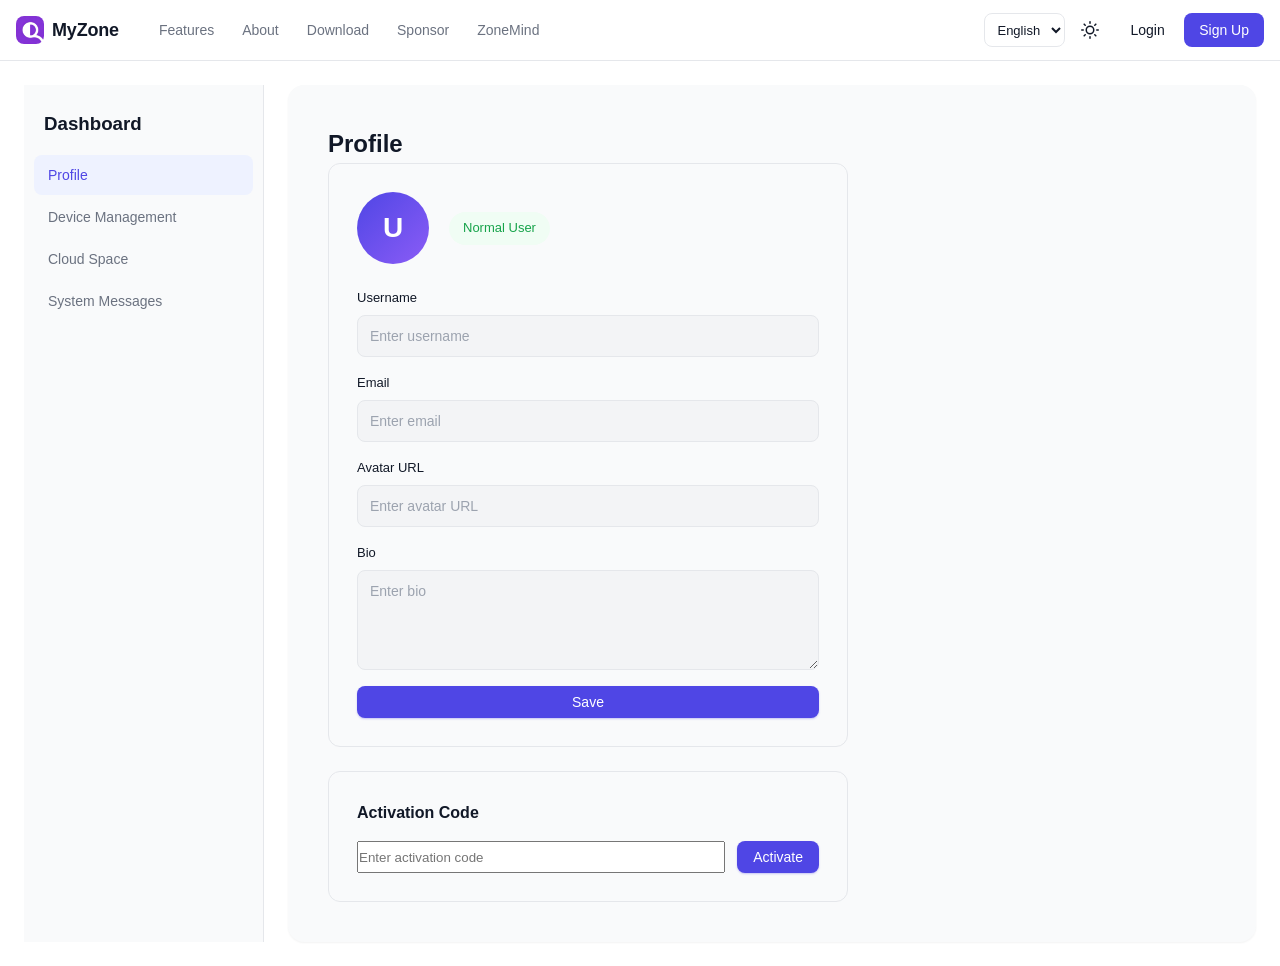
<file: dashboard.html>
<!DOCTYPE html>
<html lang="zh-CN" data-theme="light">
<head>
  <meta charset="UTF-8">
  <meta name="viewport" content="width=device-width, initial-scale=1.0">
  <title>MyZone - 个人中心</title>
  <link rel="stylesheet" href="style.css">
  <link rel="stylesheet" href="css/site-chrome.css">
</head>
<body class="dashboard-body" data-page="dashboard">
  <!-- 共享头部（由 js/site-chrome.js 注入） -->
  <div id="site-header"></div>

  <div class="dashboard-container">
    <aside class="sidebar">
      <div class="sidebar-header">
        <h3 data-i18n="nav.dashboard">个人中心</h3>
        <button class="sidebar-toggle" type="button" aria-label="Toggle sidebar">
          <svg viewBox="0 0 24 24" fill="none" stroke="currentColor" stroke-width="2">
            <path d="M9 18l6-6-6-6"></path>
          </svg>
        </button>
      </div>
      <div class="sidebar-menu">
        <button class="sidebar-item active" data-page="profile" data-i18n="profile.title">
          <svg viewBox="0 0 24 24" fill="none" stroke="currentColor" stroke-width="2">
            <path d="M20 21v-2a4 4 0 0 0-4-4H8a4 4 0 0 0-4 4v2"></path>
            <circle cx="12" cy="7" r="4"></circle>
          </svg>
          <span>个人资料</span>
        </button>
        <button class="sidebar-item" data-page="devices" data-i18n="devices.title">
          <svg viewBox="0 0 24 24" fill="none" stroke="currentColor" stroke-width="2">
            <rect x="2" y="3" width="20" height="14" rx="2" ry="2"></rect>
            <line x1="8" y1="21" x2="16" y2="21"></line>
            <line x1="12" y1="17" x2="12" y2="21"></line>
          </svg>
          <span>设备管理</span>
        </button>
        <button class="sidebar-item" data-page="cloud" data-i18n="cloud.title">
          <svg viewBox="0 0 24 24" fill="none" stroke="currentColor" stroke-width="2">
            <path d="M22 19a2 2 0 0 1-2 2H4a2 2 0 0 1-2-2V5a2 2 0 0 1 2-2h5l2 3h9a2 2 0 0 1 2 2z"></path>
          </svg>
          <span>云空间</span>
        </button>
        <button class="sidebar-item" data-page="messages" data-i18n="admin.systemMessages">
          <svg viewBox="0 0 24 24" fill="none" stroke="currentColor" stroke-width="2">
            <path d="M21 15a2 2 0 0 1-2 2H7l-4 4V5a2 2 0 0 1 2-2h14a2 2 0 0 1 2 2z"></path>
          </svg>
          <span>系统消息</span>
          <span id="sidebarMessagesBadge" class="sidebar-badge hidden"></span>
        </button>
      </div>
    </aside>

    <main class="dashboard-content">
      <div id="profilePage" class="subpage">
        <h2 data-i18n="profile.title">个人资料</h2>
        <div class="profile-section">
          <div class="profile-header">
            <div class="profile-avatar" id="profileAvatar">U</div>
            <div class="profile-status" id="proStatus">
              <span class="status-label" data-i18n="profile.normalStatus">普通用户</span>
            </div>
          </div>
          <form class="profile-form">
            <div class="form-group">
              <label data-i18n="auth.username">用户名</label>
              <input type="text" id="profileUsername" name="username" data-i18n-placeholder="profile.placeholder.username" placeholder="请输入用户名">
            </div>
            <div class="form-group">
              <label data-i18n="auth.email">邮箱</label>
              <input type="email" id="profileEmail" name="email" data-i18n-placeholder="profile.placeholder.email" placeholder="请输入邮箱" readonly>
            </div>
            <div class="form-group">
              <label data-i18n="profile.avatarUrl">头像 URL</label>
              <input type="url" id="profileAvatarUrl" name="avatarUrl" data-i18n-placeholder="profile.placeholder.avatarUrl" placeholder="请输入头像 URL">
            </div>
            <div class="form-group">
              <label data-i18n="profile.bio">个人简介</label>
              <textarea id="profileBio" name="bio" data-i18n-placeholder="profile.placeholder.bio" placeholder="请输入个人简介"></textarea>
            </div>
            <button type="button" id="saveProfileBtn" class="btn btn-primary" data-i18n="profile.save">保存</button>
          </form>
        </div>

        <div class="profile-section activation-section">
          <h3 data-i18n="activation.title">激活码</h3>
          <div id="activationStatus">
            <div id="activationResult" class="hidden"></div>
            <div class="activation-input">
              <input type="text" id="activationCode" name="activationCode" data-i18n-placeholder="activation.placeholder" placeholder="请输入激活码" maxlength="64">
              <button type="button" id="redeemCodeBtn" class="btn btn-primary" data-i18n="activation.redeem">激活</button>
            </div>
          </div>
        </div>
      </div>

      <div id="devicesPage" class="subpage hidden">
        <div class="page-header">
          <h2 data-i18n="devices.title">设备管理</h2>
        </div>
        <div id="devicesList" class="cards-container"></div>
      </div>

      <div id="cloudPage" class="subpage hidden">
        <div class="page-header">
          <h2 data-i18n="cloud.title">云空间</h2>
          <button id="addCloudBtn" class="btn btn-primary" data-i18n="cloud.addSpace">添加云空间</button>
        </div>
        <div class="cloud-sync-section">
          <div id="cloudSpacesList" class="cloud-spaces-list"></div>
          <div id="cloudSpacesEmpty" class="cloud-spaces-empty hidden">
            <p data-i18n="cloud.empty">暂无云空间，请添加</p>
          </div>
        </div>

        <div id="cloudSyncSelectedInfo" style="display: none;">
          <div class="selected-space-header">
            <h4 id="cloudSyncSelectedName"></h4>
            <span id="cloudSyncSelectedProvider" class="provider-tag"></span>
          </div>
          <div class="cloud-sync-actions">
            <button id="cloudSyncEditSpaceBtn" class="btn btn-secondary" data-i18n="cloud.editConfig">修改配置</button>
            <button id="cloudSyncDeleteSpaceBtn" class="btn btn-danger" data-i18n="cloud.deleteSpace">删除云空间</button>
          </div>
        </div>
        <div id="cloudSyncNoSpaceSelected">
          <p data-i18n="cloud.selectFirst">请先选择一个云空间</p>
        </div>
        <p class="cloud-sync-hint" data-i18n="cloud.supportHint">支持坚果云、Nextcloud、Synology 等 WebDAV 服务</p>
      </div>

      <div id="messagesPage" class="subpage hidden">
        <div class="page-header">
          <h2 data-i18n="admin.systemMessages">系统消息</h2>
          <button id="markAllMessagesReadBtn" class="btn btn-secondary" data-i18n="admin.messagesMarkAllRead">全部已读</button>
        </div>
        <div id="messagesList" class="cards-container"></div>
      </div>

      <div id="developerPage" class="subpage hidden">
        <iframe id="developerFrame" src="dev-extensions.html" style="width:100%;height:calc(100vh - 165px);border:none;border-radius:12px;background:var(--surface-color,#fff);"></iframe>
      </div>
    </main>
  </div>

  <div id="addDeviceModal" class="modal hidden">
    <div id="deviceBackdrop" class="modal-backdrop"></div>
    <div class="modal-content">
      <button id="closeDeviceModal" class="close-btn">&times;</button>
      <h2 data-i18n="devices.addDevice">添加设备</h2>
      <form id="addDeviceForm">
        <div class="form-group">
          <label data-i18n="devices.deviceName">设备名称</label>
          <input type="text" id="deviceName" name="deviceName" data-i18n-placeholder="devices.deviceName" placeholder="请输入设备名称" required>
        </div>
        <div class="form-group">
          <label data-i18n="devices.deviceId">设备 ID</label>
          <input type="text" id="deviceId" name="deviceId" data-i18n-placeholder="devices.deviceId" placeholder="请输入设备 ID">
        </div>
        <div class="form-group">
          <label data-i18n="devices.os">操作系统</label>
          <select id="deviceOs" name="deviceOs">
            <option value="windows">Windows</option>
            <option value="macos">macOS</option>
            <option value="linux">Linux</option>
            <option value="android">Android</option>
            <option value="ios">iOS</option>
          </select>
        </div>
        <div id="deviceError" class="error-message hidden"></div>
        <button type="submit" class="btn btn-primary" data-i18n="devices.addDevice">添加</button>
      </form>
    </div>
  </div>

  <div id="cloudSpaceConfigModal" class="modal hidden">
    <div id="cloudSpaceConfigOverlay" class="modal-backdrop"></div>
    <div class="modal-content">
      <button id="closeCloudSpaceConfigModal" class="close-btn">&times;</button>
      <h2 id="cloudSpaceConfigTitle" data-i18n="cloud.addSpace">添加云空间</h2>
      <input type="hidden" id="cloudSpaceConfigId">
      <form id="cloudSpaceConfigForm">
        <div class="form-group">
          <label data-i18n="cloud.name">云空间名称</label>
          <input type="text" id="cloudSpaceConfigName" data-i18n-placeholder="cloud.name" placeholder="输入云空间名称" required>
        </div>
        <div class="form-group">
          <label data-i18n="cloud.url">WebDAV 服务器地址</label>
          <div class="url-select-wrapper">
            <select id="cloudSpaceConfigUrlPreset" data-i18n-placeholder="cloud.preset">
              <option value="" data-i18n="cloud.preset">选择预设...</option>
              <option value="https://dav.jianguoyun.com/dav/">坚果云</option>
              <option value="https://nextcloud.com/remote.php/dav/files/">Nextcloud</option>
              <option value="https://owncloud.com/remote.php/dav/files/">OwnCloud</option>
              <option value="https://drive.hubic.com/remote.php/dav/files/">Hubic</option>
              <option value="https://webdav.yandex.ru/">Yandex Disk</option>
            </select>
            <input type="text" id="cloudSpaceConfigUrl" placeholder="https://dav.jianguoyun.com/dav/" required>
          </div>
        </div>
        <div class="form-group">
          <label data-i18n="cloud.username">用户名 / 邮箱（可选）</label>
          <input type="text" id="cloudSpaceConfigUsername" placeholder="your@email.com">
        </div>
        <div class="form-group">
          <label data-i18n="cloud.password">密码</label>
          <input type="password" id="cloudSpaceConfigPassword" data-i18n-placeholder="cloud.password" placeholder="密码" required>
        </div>
        <p class="cloud-sync-hint" data-i18n="cloud.jianguoyunHint">坚果云用户：密码请使用第三方应用密码（在坚果云账号设置中生成）</p>
        <div id="cloudSpaceConfigError" class="error-message hidden"></div>
        <div class="modal-footer">
          <button type="button" id="cancelCloudSpaceConfigBtn" class="btn btn-secondary" data-i18n="cloud.cancel">取消</button>
          <button type="submit" class="btn btn-primary" data-i18n="cloud.saveConfig">保存配置</button>
        </div>
      </form>
    </div>
  </div>

  <script src="js/lib/supabase.min.js"></script>
  <script src="js/supabase-client.js"></script>
  <script src="js/i18n.js"></script>
  <script src="js/site-chrome.js"></script>
  <script src="js/auth.js"></script>
  <script src="js/dashboard.js"></script>

  <script>
    document.addEventListener('DOMContentLoaded', () => {
      loadDashboard();

      document.querySelectorAll('.sidebar-item').forEach(item => {
        item.addEventListener('click', () => {
          document.querySelectorAll('.sidebar-item').forEach(i => i.classList.remove('active'));
          item.classList.add('active');

          document.querySelectorAll('.subpage').forEach(page => page.classList.add('hidden'));
          document.getElementById(item.dataset.page + 'Page').classList.remove('hidden');
        });
      });
    });
  </script>
</body>
</html>
</file>
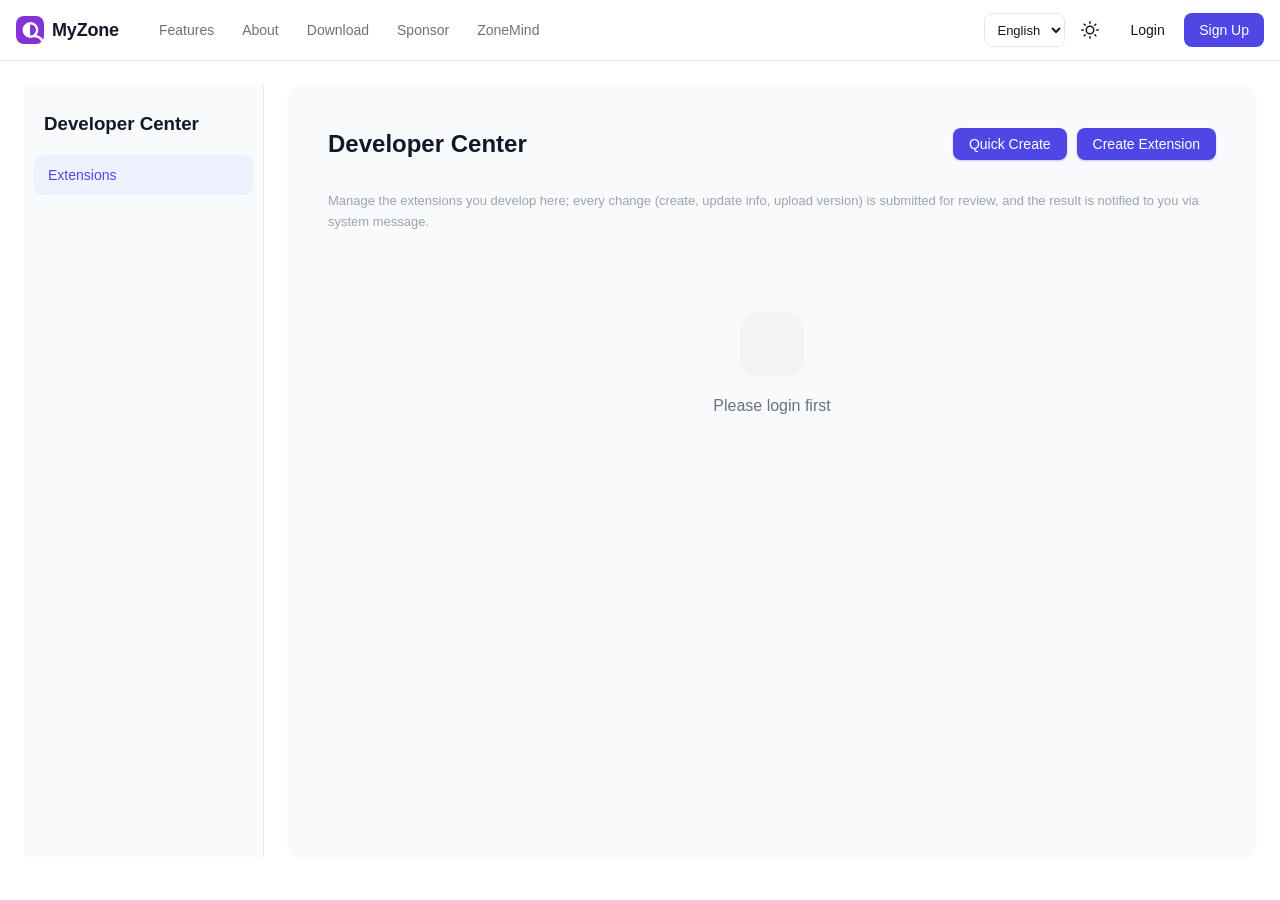
<file: dev-extensions.html>
<!DOCTYPE html>
<html lang="zh-CN" data-theme="light">
<head>
  <meta charset="UTF-8">
  <meta name="viewport" content="width=device-width, initial-scale=1.0">
  <title data-i18n="dev.devTitle">开发者中心</title>
  <link rel="stylesheet" href="style.css?v=2">
  <link rel="stylesheet" href="css/site-chrome.css">
</head>
<body class="dashboard-body" data-page="dev">
  <!-- 共享头部（由 js/site-chrome.js 注入；被 iframe 内嵌时自动隐藏） -->
  <div id="site-header"></div>

  <div class="dashboard-container">
    <aside class="sidebar">
      <div class="sidebar-header">
        <h3 data-i18n="dev.devTitle">我的扩展</h3>
        <button class="sidebar-toggle" type="button" aria-label="Toggle sidebar">
          <svg viewBox="0 0 24 24" fill="none" stroke="currentColor" stroke-width="2">
            <path d="M9 18l6-6-6-6"></path>
          </svg>
        </button>
      </div>
      <div class="sidebar-menu">
        <button class="sidebar-item active" data-page="extensions" data-i18n="nav.developerExtensions">
          <svg viewBox="0 0 24 24" fill="none" stroke="currentColor" stroke-width="2">
            <path d="M20 7h-9"></path>
            <path d="M14 17H5"></path>
            <circle cx="17" cy="17" r="3"></circle>
            <circle cx="7" cy="7" r="3"></circle>
          </svg>
          <span>扩展管理</span>
        </button>
      </div>
    </aside>

    <main class="dashboard-content">
      <div id="extensionsPage" class="subpage">
        <div class="page-header">
          <h2 data-i18n="dev.devTitle">我的扩展</h2>
          <div style="display:flex; gap:10px;">
            <button id="quickCreateDevBtn" class="btn btn-primary" data-i18n="admin.quickCreateExtension">快捷创建</button>
            <button id="addExtensionBtn" class="btn btn-primary" data-i18n="dev.devCreate">创建扩展</button>
          </div>
        </div>
        <p class="dev-intro" data-i18n="dev.devIntro"></p>
        <div id="extensionsList" class="cards-container"></div>
      </div>
    </main>
  </div>

  <div id="editExtensionModal" class="modal hidden">
    <div class="modal-backdrop"></div>
    <div class="modal-content">
      <button class="close-btn" onclick="closeEditExtensionModal()">&times;</button>
      <h2 id="editExtensionTitle" data-i18n="dev.devCreate">创建扩展</h2>
      <form id="editExtensionForm">
        <input type="hidden" id="editExtensionId">
        <div class="form-group">
          <label data-i18n="admin.extSlug">扩展标识（英文）</label>
          <input type="text" id="editExtSlug" required data-i18n-placeholder="admin.extSlugPlaceholder">
        </div>
        <div class="form-group">
          <label data-i18n="admin.extName">扩展名称</label>
          <input type="text" id="editExtName" required data-i18n-placeholder="admin.extNamePlaceholder">
        </div>
        <div class="form-group">
          <label data-i18n="admin.extDesc">扩展描述</label>
          <textarea id="editExtDesc" rows="3" data-i18n-placeholder="admin.extDescPlaceholder"></textarea>
        </div>
        <div class="form-group">
          <label data-i18n="admin.extNameEn">扩展名称（English）</label>
          <input type="text" id="editExtNameEn" data-i18n-placeholder="admin.extNameEnPlaceholder">
        </div>
        <div class="form-group">
          <label data-i18n="admin.extDescEn">扩展描述（English）</label>
          <textarea id="editExtDescEn" rows="3" data-i18n-placeholder="admin.extDescEnPlaceholder"></textarea>
        </div>
        <div class="form-group">
          <label data-i18n="admin.extAuthor">作者</label>
          <input type="text" id="editExtAuthor" data-i18n-placeholder="admin.extAuthorPlaceholder">
        </div>
        <div class="form-group">
          <label data-i18n="admin.extIcon">图标URL</label>
          <div style="display: flex; align-items: center; gap: 10px;">
            <input type="text" id="editExtIcon" placeholder="https://..." style="flex: 1;">
            <img id="editExtIconPreview" alt="icon preview" style="width: 40px; height: 40px; border-radius: 6px; border: 1px solid var(--border-color, #e0e0e0); object-fit: contain; background: var(--bg-secondary, #f5f5f5); display: none;" onerror="this.style.display='none'">
          </div>
        </div>
        <div class="form-group">
          <label data-i18n="admin.extWebsite">官方网站</label>
          <input type="text" id="editExtWebsite" placeholder="https://...">
        </div>
        <div class="form-group">
          <label data-i18n="admin.extTags">标签（用逗号分隔）</label>
          <input type="text" id="editExtTags" data-i18n-placeholder="admin.extTagsPlaceholder">
        </div>
        <div id="editExtensionError" class="error-message hidden"></div>
        <button type="submit" class="btn btn-primary" id="saveExtensionBtn" data-i18n="admin.save">保存</button>
      </form>
    </div>
  </div>

  <div id="extensionDetailModal" class="modal hidden">
    <div class="modal-backdrop"></div>
    <div class="modal-content large">
      <button class="close-btn" onclick="closeExtensionDetailModal()">&times;</button>
      <h2 id="extensionDetailTitle"></h2>
      <div id="extensionDetailContent"></div>
    </div>
  </div>

  <div id="addVersionModal" class="modal overlay hidden">
    <div class="modal-backdrop"></div>
    <div class="modal-content large">
      <button class="close-btn" onclick="closeAddVersionModal()">&times;</button>
      <h2 data-i18n="dev.devNewVersion">上传新版本</h2>
      <form id="addVersionForm">
        <input type="hidden" id="versionExtensionId">
        <div class="form-group">
          <label data-i18n="admin.versionFile">扩展文件（ZIP压缩包）</label>
          <div class="file-picker">
            <label for="versionFile" class="btn btn-secondary file-picker-btn" data-i18n="admin.chooseFile">选择文件</label>
            <span id="versionFileText" class="file-picker-name" data-i18n="admin.noFileChosen">未选择文件</span>
            <input type="file" id="versionFile" accept=".zip" class="file-picker-input" required>
          </div>
          <div id="manifestParseStatus" class="manifest-parse-status hidden"></div>
        </div>
        <div class="form-group">
          <label data-i18n="admin.versionNumber">版本号</label>
          <input type="text" id="versionNumber" required data-i18n-placeholder="admin.versionNumberPlaceholder">
        </div>
        <div class="form-group">
          <label data-i18n="admin.versionChangelog">更新日志</label>
          <textarea id="versionChangelog" rows="3" data-i18n-placeholder="admin.versionChangelogPlaceholder"></textarea>
        </div>
        <div class="form-group">
          <label data-i18n="admin.minAppVersion">最低应用版本</label>
          <input type="text" id="versionMinApp" data-i18n-placeholder="admin.versionMinAppPlaceholder">
        </div>
        <div class="form-group">
          <label data-i18n="admin.minAppVersionCode">最低绝对版本</label>
          <input type="number" id="versionMinAppCode" min="1" data-i18n-placeholder="admin.versionMinAppCodePlaceholder">
        </div>
        <div id="addVersionError" class="error-message hidden"></div>
        <div id="uploadProgress" class="upload-progress hidden">
          <div class="upload-progress-header">
            <span id="uploadProgressLabel" data-i18n="admin.uploading">上传中...</span>
            <span id="uploadProgressPercent">0%</span>
          </div>
          <div class="upload-progress-bar">
            <div id="uploadProgressFill" class="upload-progress-fill" style="width:0%"></div>
          </div>
          <div id="uploadProgressStage" class="upload-progress-stage"></div>
        </div>
        <div class="modal-footer" style="display:flex;justify-content:flex-end;gap:10px;">
          <button type="button" class="btn btn-secondary" onclick="closeAddVersionModal()" data-i18n="admin.cloudDataCancel">取消</button>
          <button type="submit" class="btn btn-primary" id="uploadVersionBtn" data-i18n="admin.upload">上传并提交审核</button>
        </div>
      </form>
    </div>
  </div>

  <div id="reviewsModal" class="modal overlay hidden">
    <div class="modal-backdrop" onclick="closeReviewsModal()"></div>
    <div class="modal-content large">
      <button class="close-btn" onclick="closeReviewsModal()">&times;</button>
      <h2 data-i18n="dev.devReviewTitle">审核记录</h2>
      <div id="reviewsContent"></div>
    </div>
  </div>

  <div id="cloudDataModal" class="modal overlay hidden">
    <div class="modal-backdrop" onclick="closeCloudDataModal()"></div>
    <div class="modal-content">
      <button class="close-btn" onclick="closeCloudDataModal()">&times;</button>
      <h2 id="cloudDataModalTitle" data-i18n="dev.devCloudData">扩展云数据</h2>
      <form id="cloudDataForm">
        <input type="hidden" id="cloudDataRowId">
        <input type="hidden" id="cloudDataExtensionId">
        <input type="hidden" id="cloudDataScopeFixed">
        <div class="form-group">
          <label data-i18n="admin.cloudDataKeyLabel">键名</label>
          <input type="text" id="cloudDataKey" required data-i18n-placeholder="admin.cloudDataKeyPlaceholder">
        </div>
        <div class="form-group">
          <label data-i18n="admin.cloudDataValueLabel">值（JSON）</label>
          <textarea id="cloudDataValue" rows="4" required data-i18n-placeholder="admin.cloudDataValuePlaceholder"></textarea>
        </div>
        <div id="cloudDataError" class="error-message hidden"></div>
        <div style="display: flex; justify-content: flex-end; gap: 10px;">
          <button type="button" class="btn btn-secondary" onclick="closeCloudDataModal()" data-i18n="admin.cloudDataCancel">取消</button>
          <button type="submit" class="btn btn-primary" data-i18n="admin.cloudDataSave">保存</button>
        </div>
      </form>
    </div>
  </div>

  <div id="quickCreateModal" class="modal hidden">
    <div class="modal-backdrop"></div>
    <div class="modal-content large">
      <button class="close-btn" onclick="closeQuickCreateModal()">&times;</button>
      <h2 data-i18n="admin.quickCreateExtension">快捷创建扩展</h2>
      <p class="manifest-update-hint" data-i18n="admin.quickCreateHint">上传扩展 ZIP 包，系统将自动解析 manifest 并创建扩展及首个版本。</p>
      <form id="quickCreateForm">
        <div class="form-group">
          <label data-i18n="admin.versionFile">扩展文件（ZIP压缩包）</label>
          <div class="file-picker">
            <label for="quickCreateFile" class="btn btn-secondary file-picker-btn" data-i18n="admin.chooseFile">选择文件</label>
            <span id="quickCreateFileText" class="file-picker-name" data-i18n="admin.noFileChosen">未选择文件</span>
            <input type="file" id="quickCreateFile" accept=".zip" class="file-picker-input" required>
          </div>
          <div id="quickCreateParseStatus" class="manifest-parse-status hidden"></div>
        </div>

        <div id="quickCreateSummary" class="quick-create-summary hidden">
          <div class="form-group">
            <label data-i18n="admin.extSlug">扩展标识</label>
            <input type="text" id="quickCreateSlug" required data-i18n-placeholder="admin.extSlugPlaceholder">
          </div>
          <div class="form-group">
            <label data-i18n="admin.extName">扩展名称</label>
            <input type="text" id="quickCreateName" required data-i18n-placeholder="admin.extNamePlaceholder">
          </div>
          <div class="form-group">
            <label data-i18n="admin.extDesc">扩展描述</label>
            <textarea id="quickCreateDesc" rows="2" data-i18n-placeholder="admin.extDescPlaceholder"></textarea>
          </div>
          <div class="form-group" style="display: grid; grid-template-columns: 1fr 1fr; gap: 12px;">
            <div>
              <label data-i18n="admin.extNameEn">名称（En）</label>
              <input type="text" id="quickCreateNameEn" data-i18n-placeholder="admin.extNameEnPlaceholder">
            </div>
            <div>
              <label data-i18n="admin.extDescEn">描述（En）</label>
              <input type="text" id="quickCreateDescEn" data-i18n-placeholder="admin.extDescEnPlaceholder">
            </div>
          </div>
          <div class="form-group" style="display: grid; grid-template-columns: 1fr 1fr; gap: 12px;">
            <div>
              <label data-i18n="admin.extAuthor">作者</label>
              <input type="text" id="quickCreateAuthor" data-i18n-placeholder="admin.extAuthorPlaceholder">
            </div>
            <div>
              <label data-i18n="admin.extWebsite">官方网站</label>
              <input type="text" id="quickCreateWebsite" placeholder="https://...">
            </div>
          </div>
          <div class="form-group">
            <label data-i18n="admin.extTags">标签（用逗号分隔）</label>
            <input type="text" id="quickCreateTags" data-i18n-placeholder="admin.extTagsPlaceholder">
          </div>
          <div class="form-group" id="quickCreateIconGroup" style="display: none;">
            <label data-i18n="admin.extIcon">扩展图标</label>
            <div style="display: flex; align-items: center; gap: 12px; margin-top: 6px;">
              <img id="quickCreateIconPreview" alt="icon" style="width: 64px; height: 64px; border-radius: 8px; border: 1px solid var(--border-color, #e0e0e0); object-fit: contain; background: var(--bg-secondary, #f5f5f5);" onerror="this.style.display='none'; document.getElementById('quickCreateIconFallback').style.display='';">
              <span id="quickCreateIconFallback" style="display: none; color: var(--text-secondary, #888); font-size: 12px;"></span>
            </div>
          </div>
          <div class="form-group" style="display: grid; grid-template-columns: 1fr 1fr 1fr; gap: 12px;">
            <div>
              <label data-i18n="admin.versionNumber">版本号</label>
              <input type="text" id="quickCreateVersion" required data-i18n-placeholder="admin.versionNumberPlaceholder">
            </div>
            <div>
              <label data-i18n="admin.minAppVersion">最低应用版本</label>
              <input type="text" id="quickCreateMinApp" data-i18n-placeholder="admin.versionMinAppPlaceholder">
            </div>
            <div>
              <label data-i18n="admin.minAppVersionCode">最低绝对版本</label>
              <input type="number" id="quickCreateMinAppCode" min="1" data-i18n-placeholder="admin.versionMinAppCodePlaceholder">
            </div>
          </div>
          <div class="form-group">
            <label data-i18n="admin.versionChangelog">更新日志</label>
            <textarea id="quickCreateChangelog" rows="2" data-i18n-placeholder="admin.versionChangelogPlaceholder"></textarea>
          </div>
        </div>

        <div id="quickCreateError" class="error-message hidden"></div>

        <div id="quickCreateProgress" class="upload-progress hidden">
          <div class="upload-progress-header">
            <span id="quickCreateProgressLabel" data-i18n="admin.uploading">上传中...</span>
            <span id="quickCreateProgressPercent">0%</span>
          </div>
          <div class="upload-progress-bar">
            <div id="quickCreateProgressFill" class="upload-progress-fill" style="width: 0%"></div>
          </div>
          <p id="quickCreateProgressStage" class="upload-progress-stage"></p>
        </div>

        <button type="submit" class="btn btn-primary" id="quickCreateSubmitBtn" disabled data-i18n="admin.quickCreateSubmit">创建扩展并上传</button>
      </form>
    </div>
  </div>

  <script src="js/lib/supabase.min.js"></script>
  <script src="js/supabase-client.js"></script>
  <script src="js/i18n.js"></script>
  <script src="js/site-chrome.js"></script>
  <script src="js/auth.js"></script>
  <script src="js/dev-extensions.js"></script>
  <script>
    // 自定义文件选择：更新文件名显示
    document.addEventListener('DOMContentLoaded', () => {
      ['versionFile', 'quickCreateFile'].forEach(id => {
        const input = document.getElementById(id);
        const text = document.getElementById(id + 'Text');
        if (!input || !text) return;
        input.addEventListener('change', () => {
          text.textContent = input.files && input.files[0]
            ? input.files[0].name
            : (window.i18n && i18n.t ? i18n.t('admin.noFileChosen') : '未选择文件');
        });
      });
    });
  </script>
</body>
</html>
</file>
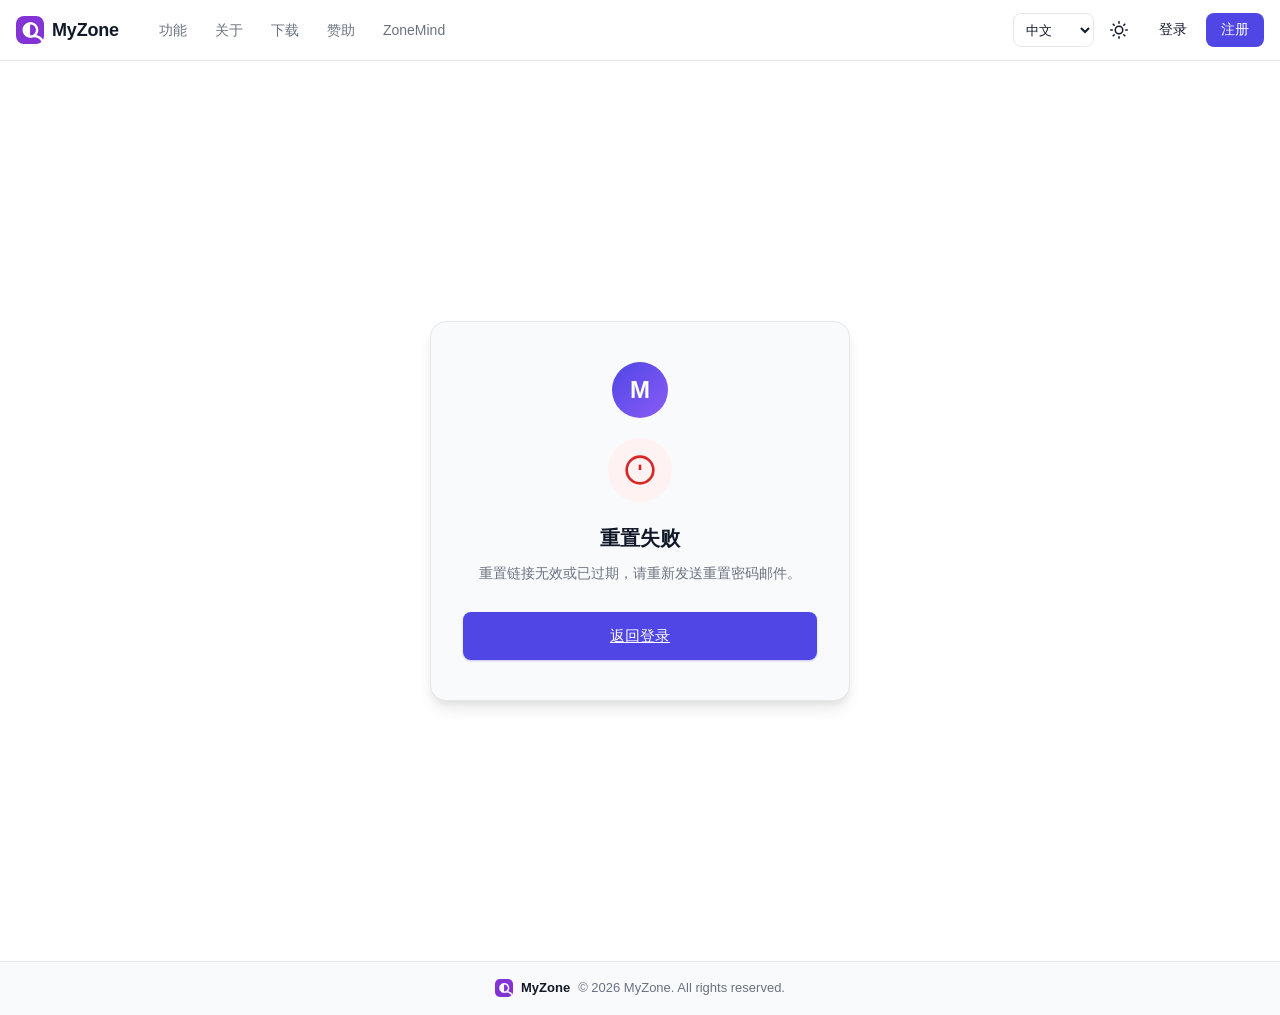
<file: reset-password.html>
<!DOCTYPE html>
<html lang="zh-CN" data-theme="light">
<head>
  <meta charset="UTF-8">
  <meta name="viewport" content="width=device-width, initial-scale=1.0">
  <title data-i18n="resetPassword.pageTitle">重置密码 - MyZone</title>
  <link rel="stylesheet" href="style.css">
  <link rel="stylesheet" href="css/site-chrome.css">
  <style>
    .reset-container {
      min-height: 100vh;
      display: flex;
      align-items: center;
      justify-content: center;
      padding: 24px;
    }

    .reset-card {
      width: 100%;
      max-width: 420px;
      background-color: var(--surface-color);
      border: 1px solid var(--border-color);
      border-radius: var(--radius-xl);
      padding: 40px 32px;
      box-shadow: var(--shadow-lg);
    }

    .reset-logo {
      width: 56px;
      height: 56px;
      border-radius: var(--radius-full);
      background: linear-gradient(135deg, var(--primary-color), var(--accent-color));
      display: flex;
      align-items: center;
      justify-content: center;
      margin: 0 auto 20px;
      font-size: 24px;
      font-weight: 700;
      color: white;
    }

    .reset-card h2 {
      text-align: center;
      font-size: 22px;
      font-weight: 700;
      margin-bottom: 8px;
    }

    .reset-card .subtitle {
      text-align: center;
      color: var(--text-secondary);
      font-size: 14px;
      margin-bottom: 28px;
    }

    .reset-card form {
      display: flex;
      flex-direction: column;
      gap: 16px;
    }

    .reset-card .btn {
      width: 100%;
      padding: 12px;
      font-size: 15px;
      margin-top: 4px;
    }

    .reset-card .btn:disabled {
      opacity: 0.6;
      cursor: not-allowed;
      transform: none;
    }

    .success-state {
      text-align: center;
    }

    .success-state .success-icon {
      width: 64px;
      height: 64px;
      border-radius: var(--radius-full);
      background-color: var(--success-light);
      color: var(--success-color);
      display: flex;
      align-items: center;
      justify-content: center;
      margin: 0 auto 20px;
    }

    .success-state .success-icon svg {
      width: 32px;
      height: 32px;
    }

    .success-state h3 {
      font-size: 20px;
      font-weight: 600;
      margin-bottom: 8px;
    }

    .success-state p {
      color: var(--text-secondary);
      font-size: 14px;
      margin-bottom: 24px;
    }

    .error-state {
      text-align: center;
    }

    .error-state .error-icon {
      width: 64px;
      height: 64px;
      border-radius: var(--radius-full);
      background-color: var(--error-light);
      color: var(--error-color);
      display: flex;
      align-items: center;
      justify-content: center;
      margin: 0 auto 20px;
    }

    .error-state .error-icon svg {
      width: 32px;
      height: 32px;
    }

    .error-state h3 {
      font-size: 20px;
      font-weight: 600;
      margin-bottom: 8px;
    }

    .error-state p {
      color: var(--text-secondary);
      font-size: 14px;
      margin-bottom: 24px;
    }

    .password-strength {
      height: 4px;
      background-color: var(--surface-light);
      border-radius: 2px;
      margin-top: 4px;
      overflow: hidden;
    }

    .password-strength .strength-bar {
      height: 100%;
      border-radius: 2px;
      transition: width 0.3s ease, background-color 0.3s ease;
      width: 0;
    }

    .password-strength .strength-bar.weak {
      width: 33%;
      background-color: var(--error-color);
    }

    .password-strength .strength-bar.medium {
      width: 66%;
      background-color: var(--warning-color);
    }

    .password-strength .strength-bar.strong {
      width: 100%;
      background-color: var(--success-color);
    }

    .password-hint {
      font-size: 12px;
      color: var(--text-muted);
      margin-top: 2px;
    }

    .hidden {
      display: none !important;
    }
  </style>
</head>
<body class="dashboard-body" data-page="reset-password">
  <!-- 共享头部（由 js/site-chrome.js 注入） -->
  <div id="site-header"></div>

  <div class="reset-container">
    <div class="reset-card">
      <div class="reset-logo">M</div>

      <!-- 加载状态 -->
      <div id="reset-loading" class="success-state">
        <h3 data-i18n="common.loading">加载中...</h3>
      </div>

      <!-- 重置密码表单 -->
      <div id="reset-form" class="hidden">
        <h2 data-i18n="resetPassword.title">重置密码</h2>
        <p class="subtitle" data-i18n="resetPassword.subtitle">请输入您的新密码</p>
        <form id="resetPasswordForm">
          <div class="form-group">
            <label for="newPassword" data-i18n="resetPassword.newPassword">新密码</label>
            <input type="password" id="newPassword" name="newPassword" data-i18n-placeholder="resetPassword.placeholder.password" placeholder="请输入新密码" required minlength="6">
            <div class="password-strength"><div id="strengthBar" class="strength-bar"></div></div>
            <p class="password-hint" data-i18n="resetPassword.passwordHint">至少 6 个字符</p>
          </div>
          <div class="form-group">
            <label for="confirmPassword" data-i18n="resetPassword.confirmPassword">确认新密码</label>
            <input type="password" id="confirmPassword" name="confirmPassword" data-i18n-placeholder="resetPassword.placeholder.confirmPassword" placeholder="请再次输入新密码" required minlength="6">
          </div>
          <div id="resetError" class="error-message hidden"></div>
          <button type="submit" id="resetSubmitBtn" class="btn btn-primary" data-i18n="resetPassword.submit">重置密码</button>
        </form>
      </div>

      <!-- 成功状态 -->
      <div id="reset-success" class="success-state hidden">
        <div class="success-icon">
          <svg viewBox="0 0 24 24" fill="none" stroke="currentColor" stroke-width="2">
            <polyline points="20 6 9 17 4 12"></polyline>
          </svg>
        </div>
        <h3 data-i18n="resetPassword.successTitle">密码已重置</h3>
        <p data-i18n="resetPassword.successDesc">您的密码已成功重置，请使用新密码登录。</p>
        <a href="index.html" class="btn btn-primary" data-i18n="resetPassword.backToLogin">返回登录</a>
      </div>

      <!-- 错误状态 -->
      <div id="reset-error" class="error-state hidden">
        <div class="error-icon">
          <svg viewBox="0 0 24 24" fill="none" stroke="currentColor" stroke-width="2">
            <circle cx="12" cy="12" r="10"></circle>
            <line x1="12" y1="8" x2="12" y2="12"></line>
            <line x1="12" y1="16" x2="12.01" y2="16"></line>
          </svg>
        </div>
        <h3 data-i18n="resetPassword.errorTitle">重置失败</h3>
        <p id="resetErrorMessage" data-i18n="resetPassword.invalidLink">重置链接无效或已过期。</p>
        <a href="index.html" class="btn btn-primary" data-i18n="resetPassword.backToLogin">返回登录</a>
      </div>
    </div>
  </div>

  <!-- 共享页脚（由 js/site-chrome.js 注入） -->
  <div id="site-footer"></div>

  <script src="js/i18n.js"></script>
  <script src="js/site-chrome.js"></script>
  <script src="js/lib/supabase.min.js"></script>
  <script src="js/supabase-client.js"></script>

  <script>
    (async function() {
      const loadingEl = document.getElementById('reset-loading');
      const formEl = document.getElementById('reset-form');
      const successEl = document.getElementById('reset-success');
      const errorEl = document.getElementById('reset-error');
      const errorMessageEl = document.getElementById('resetErrorMessage');
      const resetForm = document.getElementById('resetPasswordForm');
      const newPasswordInput = document.getElementById('newPassword');
      const confirmPasswordInput = document.getElementById('confirmPassword');
      const resetError = document.getElementById('resetError');
      const submitBtn = document.getElementById('resetSubmitBtn');
      const strengthBar = document.getElementById('strengthBar');

      // 初始化 Supabase 客户端
      const initialized = await appSupabase.ensureInitialized();
      if (!initialized) {
        loadingEl.classList.add('hidden');
        errorEl.classList.remove('hidden');
        errorMessageEl.textContent = '网络连接失败，请检查网络设置';
        return;
      }

      try {
        // 1. 尝试从 URL 查询参数获取 token 和 email（直接链接方式）
        const urlParams = new URLSearchParams(window.location.search);
        const tokenFromUrl = urlParams.get('token');
        const emailFromUrl = urlParams.get('email');
        const typeFromUrl = urlParams.get('type');

        let session = null;

        if (tokenFromUrl && emailFromUrl && typeFromUrl === 'recovery') {
          // 直接链接方式：用 Supabase 客户端验证 token（自动携带 apikey header）
          const { data: verifyData, error: verifyError } = await appSupabase.client.auth.verifyOtp({
            email: emailFromUrl,
            token: tokenFromUrl,
            type: 'recovery'
          });

          if (verifyError) {
            console.error('[ResetPassword] verifyOtp error:', verifyError);
            throw new Error('VERIFY_FAILED');
          }

          if (verifyData && verifyData.session) {
            session = verifyData.session;
          } else {
            // verifyOtp 成功但没返回 session，尝试获取
            const { data: sessionData } = await appSupabase.client.auth.getSession();
            if (sessionData && sessionData.session) {
              session = sessionData.session;
            } else {
              throw new Error('SESSION_NOT_FOUND');
            }
          }
        } else {
          // 2. 回退方式：检测 URL 中的 hash 片段（Supabase 重定向方式）
          const { data, error } = await appSupabase.client.auth.getSession();

          if (error) throw error;

          if (data && data.session) {
            session = data.session;
          } else {
            const hash = window.location.hash;
            if (hash && hash.includes('access_token') && hash.includes('type=recovery')) {
              await new Promise(resolve => setTimeout(resolve, 2000));
              const { data: retryData } = await appSupabase.client.auth.getSession();
              if (retryData && retryData.session) {
                session = retryData.session;
              } else {
                throw new Error('SESSION_NOT_FOUND');
              }
            } else {
              throw new Error('SESSION_NOT_FOUND');
            }
          }
        }

        // 有有效会话，显示重置密码表单
        loadingEl.classList.add('hidden');
        formEl.classList.remove('hidden');

        // 密码强度检测
        newPasswordInput.addEventListener('input', () => {
          const val = newPasswordInput.value;
          if (val.length === 0) {
            strengthBar.className = 'strength-bar';
          } else if (val.length < 6) {
            strengthBar.className = 'strength-bar weak';
          } else if (val.length < 10) {
            strengthBar.className = 'strength-bar medium';
          } else {
            strengthBar.className = 'strength-bar strong';
          }
        });

        // 表单提交
        resetForm.addEventListener('submit', async (e) => {
          e.preventDefault();
          resetError.classList.add('hidden');

          const newPassword = newPasswordInput.value;
          const confirmPassword = confirmPasswordInput.value;

          if (!newPassword || newPassword.length < 6) {
            resetError.textContent = '密码至少需要 6 个字符';
            resetError.classList.remove('hidden');
            return;
          }

          if (newPassword !== confirmPassword) {
            resetError.textContent = '两次输入的密码不一致';
            resetError.classList.remove('hidden');
            return;
          }

          submitBtn.disabled = true;
          submitBtn.textContent = '重置中...';

          try {
            const { data: updateData, error: updateError } = await appSupabase.client.auth.updateUser({
              password: newPassword
            });

            if (updateError) {
              throw updateError;
            }

            // 显示成功状态
            formEl.classList.add('hidden');
            successEl.classList.remove('hidden');
          } catch (err) {
            resetError.textContent = err.message || '密码重置失败，请重试';
            resetError.classList.remove('hidden');
            submitBtn.disabled = false;
            submitBtn.textContent = '重置密码';
          }
        });
      } catch (err) {
        loadingEl.classList.add('hidden');
        errorEl.classList.remove('hidden');
        
        if (err.message === 'SESSION_NOT_FOUND' || err.message === 'VERIFY_FAILED') {
          errorMessageEl.textContent = '重置链接无效或已过期，请重新发送重置密码邮件。';
        } else {
          errorMessageEl.textContent = err.message || '发生错误，请重试。';
        }
      }
    })();
  </script>
</body>
</html>
</file>
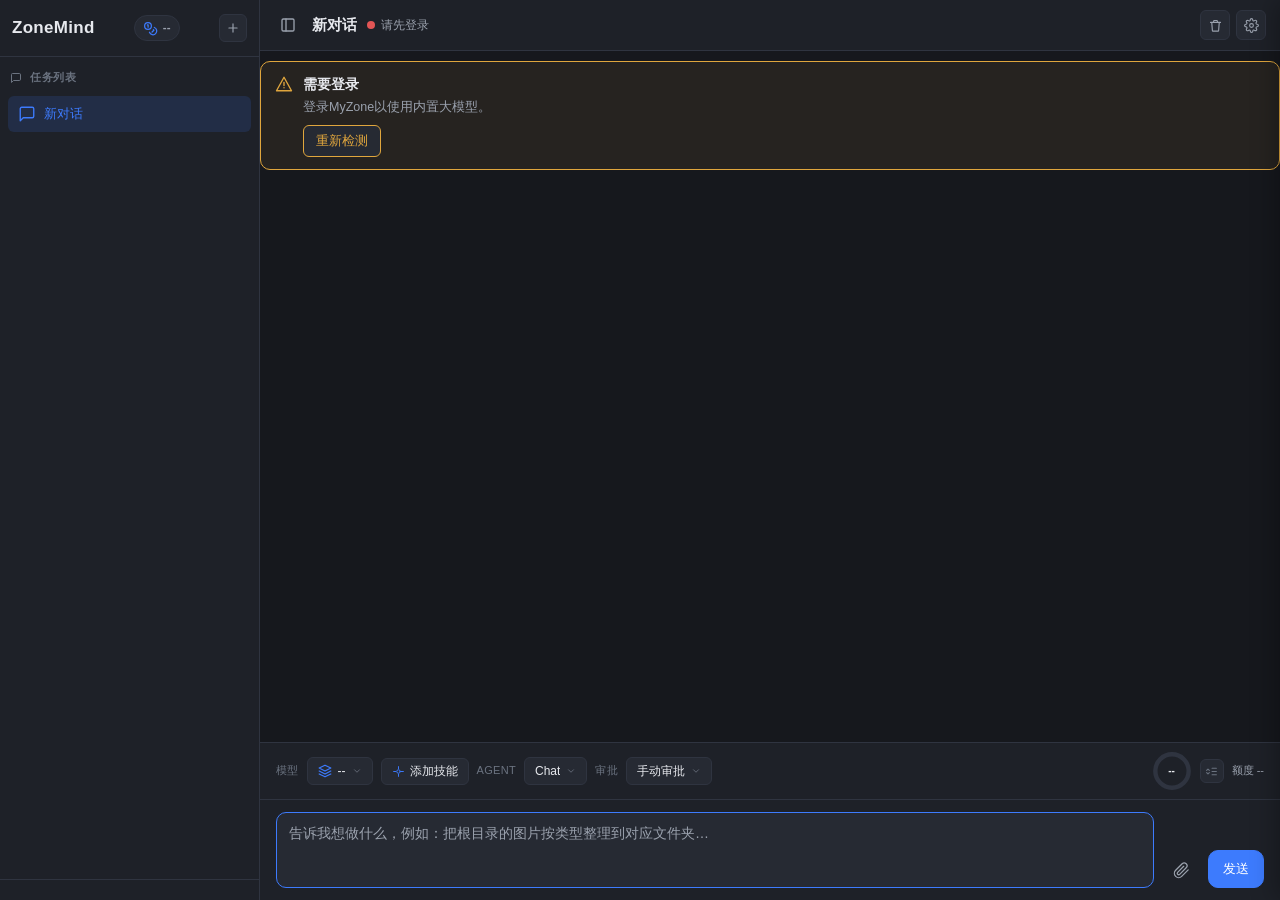
<file: zonemind/app.html>
<!DOCTYPE html>
<html lang="zh-CN">
<head>
  <meta charset="UTF-8">
  <meta name="viewport" content="width=device-width, initial-scale=1.0">
  <title>__MSG_extName__</title>
  <link rel="stylesheet" href="vendor/katex/katex.min.css">
  <style>
    :root {
      --bg: #16181d;
      --surface: #1e2128;
      --surface2: #262a33;
      --surface3: #2f3440;
      --border: #2f3440;
      --border-light: #3a4049;
      --text: #e7e9ee;
      --text-muted: #9aa1ad;
      --text-dim: #6b7380;
      --accent: #3d7bfd;
      --accent-hover: #2f68e8;
      --accent-dim: rgba(61, 123, 253, 0.14);
      --success: #34c77b;
      --warning: #e0a63d;
      --danger: #e25555;
      --user-bubble: #2f6ff0;
      --user-bubble-text: #ffffff;
      --assistant-bubble: #262a33;
      --scrollbar-thumb: #3a4049;
      --shadow: 0 6px 24px rgba(0, 0, 0, 0.28);
      --radius: 10px;
      --radius-lg: 14px;
      --radius-sm: 6px;
      --font: -apple-system, BlinkMacSystemFont, 'Segoe UI', Roboto, 'Helvetica Neue', Arial, sans-serif;
      --sidebar-width: 260px;
      --sidebar-collapsed-width: 48px;
    }

    .light-theme {
      --bg: #f3f5f8;
      --surface: #ffffff;
      --surface2: #f6f8fb;
      --surface3: #ebedf2;
      --border: #e2e6ec;
      --border-light: #d1d5db;
      --text: #1c1f26;
      --text-muted: #6b7380;
      --text-dim: #9ca3af;
      --accent: #3d7bfd;
      --accent-hover: #2f68e8;
      --accent-dim: rgba(61, 123, 253, 0.1);
      --success: #1ea55f;
      --warning: #c98a1b;
      --danger: #d64545;
      --user-bubble: #3d7bfd;
      --user-bubble-text: #ffffff;
      --assistant-bubble: #f0f2f6;
      --scrollbar-thumb: #c6ccd6;
      --shadow: 0 6px 24px rgba(31, 38, 50, 0.1);
    }

    * { margin: 0; padding: 0; box-sizing: border-box; }
    html, body { height: 100%; }
    body {
      font-family: var(--font);
      background: var(--bg);
      color: var(--text);
      font-size: 14px;
      line-height: 1.55;
      overflow: hidden;
    }
    ::-webkit-scrollbar { width: 6px; height: 6px; }
    ::-webkit-scrollbar-track { background: transparent; }
    ::-webkit-scrollbar-thumb { background: var(--scrollbar-thumb); border-radius: 3px; }
    ::-webkit-scrollbar-thumb:hover { background: var(--border); }

    /* ========== App Layout ========== */
    .app {
      display: flex;
      height: 100vh;
      overflow: hidden;
    }

    /* ========== Sidebar ========== */
    .sidebar {
      width: var(--sidebar-width);
      background: var(--surface);
      border-right: 1px solid var(--border);
      display: flex;
      flex-direction: column;
      flex-shrink: 0;
      transition: width 0.25s ease;
      overflow: hidden;
    }
    .sidebar.collapsed {
      width: var(--sidebar-collapsed-width);
    }

    .sidebar-header {
      display: flex;
      align-items: center;
      gap: 10px;
      padding: 14px 12px;
      border-bottom: 1px solid var(--border);
      flex-shrink: 0;
    }
    .sidebar-title {
      font-size: 17px;
      font-weight: 700;
      letter-spacing: 0.3px;
      overflow: hidden;
      white-space: nowrap;
      text-overflow: ellipsis;
      cursor: pointer;
      user-select: none;
    }
    .sidebar-title:hover { color: var(--accent); }
    .credits-badge {
      margin-left: auto;
      display: none;
      align-items: center;
      gap: 5px;
      height: 26px;
      padding: 0 8px;
      border: 1px solid var(--border);
      background: var(--surface2);
      border-radius: 999px;
      cursor: pointer;
      color: var(--text-muted);
      transition: all 0.15s ease;
      flex-shrink: 0;
      white-space: nowrap;
      font-variant-numeric: tabular-nums;
    }
    .credits-badge svg { width: 15px; height: 15px; color: var(--accent); flex-shrink: 0; }
    .credits-badge .credits-text { font-size: 11.5px; line-height: 1; font-weight: 600; letter-spacing: 0.2px; }
    .credits-badge:hover { border-color: var(--accent); color: var(--text); }
    .credits-badge.probing { opacity: 0.6; }
    .sidebar.collapsed .credits-badge { display: none; }
    .sidebar.collapsed .sidebar-new-btn { margin-left: 0; }

    .sidebar-new-btn {
      margin-left: auto;
      width: 28px;
      height: 28px;
      border: 1px solid var(--border);
      background: var(--surface2);
      border-radius: var(--radius-sm);
      cursor: pointer;
      display: flex;
      align-items: center;
      justify-content: center;
      color: var(--text-muted);
      transition: all 0.15s ease;
      flex-shrink: 0;
    }
    .sidebar-new-btn:hover {
      background: var(--accent);
      border-color: var(--accent);
      color: #fff;
    }
    .sidebar-new-btn svg { width: 14px; height: 14px; }

    .sidebar.collapsed .sidebar-title { display: none; }
    .sidebar.collapsed .sidebar-new-btn { margin-left: 0; }

    .sidebar-section {
      padding: 12px 10px 6px;
      display: flex;
      align-items: center;
      gap: 8px;
      font-size: 11px;
      font-weight: 600;
      color: var(--text-dim);
      text-transform: uppercase;
      letter-spacing: 0.5px;
      flex-shrink: 0;
    }
    .sidebar-section svg { width: 12px; height: 12px; }
    .sidebar-section .section-label {
      overflow: hidden;
      white-space: nowrap;
      text-overflow: ellipsis;
    }
    .sidebar.collapsed .sidebar-section .section-label { display: none; }
    .sidebar.collapsed .sidebar-section { justify-content: center; padding: 12px 6px 6px; }

    .conversation-list {
      flex: 1;
      overflow-y: auto;
      padding: 4px 8px;
    }

    .conv-item {
      display: flex;
      align-items: center;
      gap: 8px;
      padding: 8px 10px;
      border-radius: var(--radius-sm);
      cursor: pointer;
      transition: background 0.15s ease;
      margin-bottom: 2px;
      position: relative;
    }
    .conv-item:hover { background: var(--surface2); }
    .conv-item.active {
      background: var(--accent-dim);
      color: var(--accent);
    }
    .conv-item-icon {
      width: 18px;
      height: 18px;
      flex-shrink: 0;
      color: var(--text-muted);
    }
    .conv-item.active .conv-item-icon { color: var(--accent); }
    .conv-item-text {
      flex: 1;
      overflow: hidden;
      white-space: nowrap;
      text-overflow: ellipsis;
      font-size: 13px;
    }
    .conv-item-main {
      flex: 1;
      min-width: 0;
      display: flex;
      flex-direction: column;
      gap: 1px;
    }
    .conv-item-time {
      display: none;
      font-size: 11px;
      color: var(--text-muted);
      opacity: 0.85;
    }
    .conv-item:hover .conv-item-time { display: block; }
    .conv-item-actions {
      display: none;
      align-items: center;
      gap: 2px;
      flex-shrink: 0;
    }
    .conv-item:hover .conv-item-actions { display: flex; }
    .conv-item-action {
      width: 20px;
      height: 20px;
      border: none;
      background: transparent;
      color: var(--text-dim);
      cursor: pointer;
      display: flex;
      align-items: center;
      justify-content: center;
      border-radius: 4px;
    }
    .conv-item-action:hover { background: rgba(128, 128, 128, 0.18); color: var(--text); }
    .conv-item-action.danger:hover { background: var(--danger); color: #fff; }
    .conv-item-action svg { width: 12px; height: 12px; }

    /* 会话状态徽标（输出中/操作确认/询问/输出完成/已中断） */
    .conv-badge {
      flex-shrink: 0;
      font-size: 10px;
      line-height: 1;
      padding: 3px 6px;
      border-radius: 8px;
      color: #fff;
      white-space: nowrap;
    }
    .conv-item:hover .conv-badge { display: none; }
    .sidebar.collapsed .conv-badge { display: none; }
    .conv-badge.streaming { background: var(--accent); }
    .conv-badge.confirming { background: var(--warning); }
    .conv-badge.asking { background: #8b5cf6; }
    .conv-badge.completed { background: var(--success); }
    .conv-badge.interrupted { background: var(--danger); }

    .sidebar.collapsed .conv-item {
      justify-content: center;
      padding: 8px;
    }
    .sidebar.collapsed .conv-item-main,
    .sidebar.collapsed .conv-item-actions { display: none; }

    .sidebar-footer {
      border-top: 1px solid var(--border);
      padding: 10px;
      flex-shrink: 0;
    }

    .work-folder-mini {
      display: flex;
      align-items: center;
      gap: 6px;
      padding: 6px 8px;
      border-radius: var(--radius-sm);
      cursor: pointer;
      transition: background 0.15s ease;
      font-size: 12px;
      color: var(--text-muted);
      overflow: hidden;
    }
    .work-folder-mini:hover { background: var(--surface2); color: var(--text); }
    .work-folder-mini svg { width: 14px; height: 14px; flex-shrink: 0; }
    .work-folder-mini .wf-name {
      overflow: hidden;
      white-space: nowrap;
      text-overflow: ellipsis;
    }
    .sidebar.collapsed .work-folder-mini .wf-name { display: none; }

    /* ========== Main Area ========== */
    .main {
      flex: 1;
      display: flex;
      flex-direction: column;
      min-width: 0;
      overflow: hidden;
    }

    .main-header {
      display: flex;
      align-items: center;
      gap: 10px;
      padding: 10px 14px;
      background: var(--surface);
      border-bottom: 1px solid var(--border);
      flex-shrink: 0;
    }

    .sidebar-toggle {
      width: 28px;
      height: 28px;
      border: none;
      background: transparent;
      color: var(--text-muted);
      cursor: pointer;
      display: flex;
      align-items: center;
      justify-content: center;
      border-radius: var(--radius-sm);
      transition: all 0.15s ease;
      flex-shrink: 0;
    }
    .sidebar-toggle:hover { background: var(--surface2); color: var(--text); }
    .sidebar-toggle svg { width: 16px; height: 16px; }

    .header-info {
      display: flex;
      align-items: center;
      gap: 10px;
      min-width: 0;
      flex: 1;
    }
    .header-title {
      font-size: 15px;
      font-weight: 600;
      overflow: hidden;
      white-space: nowrap;
      text-overflow: ellipsis;
    }
    .status-line {
      display: flex;
      align-items: center;
      gap: 6px;
      font-size: 12px;
      color: var(--text-muted);
    }
    .status-dot {
      width: 8px;
      height: 8px;
      border-radius: 50%;
      background: var(--warning);
      flex-shrink: 0;
    }
    .status-dot.ok { background: var(--success); }
    .status-dot.err { background: var(--danger); }

    .header-actions {
      display: flex;
      align-items: center;
      gap: 6px;
      flex-shrink: 0;
    }

    .icon-btn {
      width: 30px;
      height: 30px;
      border: 1px solid var(--border);
      background: var(--surface2);
      color: var(--text-muted);
      border-radius: var(--radius-sm);
      cursor: pointer;
      display: flex;
      align-items: center;
      justify-content: center;
      transition: all 0.15s ease;
    }
    .icon-btn:hover { border-color: var(--accent); color: var(--accent); }
    .icon-btn svg { width: 15px; height: 15px; }

    /* ========== Chat ========== */
    .chat {
      flex: 1;
      overflow-y: auto;
      padding: 18px 24px 12px;
      display: flex;
      flex-direction: column;
      gap: 14px;
    }

    .msg {
      display: flex;
      gap: 10px;
      max-width: 82%;
      animation: msgIn 0.18s ease;
    }
    @keyframes msgIn {
      from { opacity: 0; transform: translateY(6px); }
      to { opacity: 1; transform: translateY(0); }
    }
    .msg.user { align-self: flex-end; flex-direction: row-reverse; }
    .msg.assistant { align-self: flex-start; }
    .msg.system { align-self: center; }

    .avatar {
      width: 30px;
      height: 30px;
      border-radius: 8px;
      flex-shrink: 0;
      display: flex;
      align-items: center;
      justify-content: center;
    }
    .avatar.user { background: var(--accent-dim); }
    .avatar.user svg, .avatar.assistant svg { width: 16px; height: 16px; }
    .avatar.assistant {
      background: var(--accent-dim);
      color: var(--text);
    }
    .avatar.assistant svg { color: var(--text); }

    .bubble {
      padding: 10px 14px;
      border-radius: var(--radius-lg);
      font-size: 14px;
      word-break: break-word;
      white-space: pre-wrap;
    }
    .msg.user .bubble {
      background: var(--user-bubble);
      color: var(--user-bubble-text);
      border-top-right-radius: 4px;
    }
    .msg.user .bubble .user-text { white-space: pre-wrap; word-break: break-word; }
    .msg.user .bubble img.user-img {
      display: block;
      max-width: 260px;
      max-height: 260px;
      border-radius: var(--radius-sm);
      margin-top: 6px;
      cursor: pointer;
    }
    .msg.assistant .bubble {
      background: var(--assistant-bubble);
      border: 1px solid var(--border);
      border-top-left-radius: 4px;
    }

    /* ========== Typing indicator ========== */
    .typing {
      display: inline-flex;
      align-items: center;
      gap: 4px;
      padding: 4px 2px;
    }
    .typing span {
      width: 6px;
      height: 6px;
      border-radius: 50%;
      background: var(--text-muted);
      animation: blink 1.2s infinite;
    }
    .typing span:nth-child(2) { animation-delay: 0.2s; }
    .typing span:nth-child(3) { animation-delay: 0.4s; }

    /* ========== 生成中占位气泡（图片 / 视频） ========== */
    .gen-pending .gen-pending-bubble { min-width: 230px; }
    .gen-pending-head {
      display: flex;
      align-items: center;
      gap: 8px;
      font-size: 13px;
      font-weight: 600;
      color: var(--text);
    }
    .gen-pending-dots {
      display: inline-flex;
      gap: 3px;
      padding: 2px;
      flex-shrink: 0;
    }
    .gen-pending-dots span {
      width: 6px;
      height: 6px;
      border-radius: 50%;
      background: var(--accent);
      animation: blink 1.1s infinite;
    }
    .gen-pending-dots span:nth-child(2) { animation-delay: 0.18s; }
    .gen-pending-dots span:nth-child(3) { animation-delay: 0.36s; }
    .gen-pending-fail-icon {
      width: 18px; height: 18px;
      display: inline-flex; align-items: center; justify-content: center;
      border-radius: 50%;
      background: var(--danger);
      color: #fff;
      font-size: 12px;
      font-weight: 700;
      line-height: 1;
      flex-shrink: 0;
    }
    .gen-pending-sub {
      margin-top: 4px;
      font-size: 12px;
      color: var(--text-muted);
      white-space: nowrap;
      overflow: hidden;
      text-overflow: ellipsis;
    }
    @keyframes blink {
      0%, 80%, 100% { opacity: 0.25; }
      40% { opacity: 1; }
    }

    /* 并发排队状态：模型繁忙时在打字指示气泡内显示排队进度 */
    .queue-status {
      font-size: 13px;
      color: var(--text-muted);
      display: inline-flex;
      align-items: center;
      gap: 8px;
      padding: 4px 2px;
    }
    .queue-status::before {
      content: '';
      width: 8px;
      height: 8px;
      border-radius: 50%;
      border: 2px solid var(--text-muted);
      border-top-color: transparent;
      animation: spin 0.9s linear infinite;
      flex-shrink: 0;
    }
    @keyframes spin {
      to { transform: rotate(360deg); }
    }

    /* ========== Tool cards ========== */
    .tool-card {
      border: 1px solid var(--border);
      border-radius: var(--radius);
      background: var(--surface);
      overflow: visible;
      align-self: flex-start;
      width: 100%;
      max-width: 82%;
      animation: msgIn 0.18s ease;
    }
    .tool-card-head {
      display: flex;
      align-items: center;
      gap: 8px;
      padding: 9px 12px;
      border-bottom: 1px solid var(--border);
      font-size: 13px;
      flex-wrap: wrap;
    }
    .tool-card-head svg { width: 15px; height: 15px; color: var(--accent); flex-shrink: 0; }
    .tool-card-head .tc-label { font-weight: 600; min-width: 0; overflow: hidden; text-overflow: ellipsis; white-space: nowrap; flex: 1; }
    .tool-card-head .tc-status { margin-left: auto; font-size: 12px; display: flex; align-items: center; gap: 5px; flex-shrink: 0; }
    .tc-status .dot { width: 7px; height: 7px; border-radius: 50%; background: var(--warning); flex-shrink: 0; }
    .tc-status.done .dot { background: var(--success); }
    .tc-status.err .dot { background: var(--danger); }
    .tc-status.denied .dot { background: var(--text-muted); }

    .tool-card-body {
      padding: 9px 12px;
      font-size: 12.5px;
      color: var(--text-muted);
      line-height: 1.6;
      word-break: break-word;
    }
    .tool-card-body .tc-line {
      display: flex;
      gap: 6px;
      align-items: baseline;
      flex-wrap: wrap;
    }
    .tool-card-body .tc-line .k { color: var(--text-muted); flex-shrink: 0; }
    .tool-card-body .tc-line .v { color: var(--text); word-break: break-all; white-space: pre-wrap; }

    .tool-card .tc-actions {
      display: flex;
      gap: 8px;
      justify-content: flex-end;
      padding: 10px 12px;
      border-top: 1px solid var(--border);
      flex-wrap: wrap;
      background: var(--surface);
    }
    .tool-card .tc-actions .btn {
      flex-shrink: 0;
      white-space: nowrap;
    }
    .btn {
      display: inline-flex;
      align-items: center;
      gap: 6px;
      border: 1px solid var(--border);
      background: var(--surface2);
      color: var(--text);
      font-size: 13px;
      padding: 6px 12px;
      border-radius: var(--radius-sm);
      cursor: pointer;
      transition: background 0.15s ease, border-color 0.15s ease, color 0.15s ease;
      font-family: var(--font);
      user-select: none;
    }
    .btn:hover { border-color: var(--accent); color: var(--accent); }
    .btn:disabled { opacity: 0.5; cursor: not-allowed; }
    .btn svg { width: 15px; height: 15px; }
    .btn.primary {
      background: var(--accent);
      border-color: var(--accent);
      color: #fff;
      flex-shrink: 0;
    }
    .btn.primary:hover { background: var(--accent-hover); border-color: var(--accent-hover); color: #fff; }
    .btn.danger {
      background: var(--danger);
      border-color: var(--danger);
      color: #fff;
      flex-shrink: 0;
    }
    .btn.danger:hover { opacity: 0.9; color: #fff; }

    .tool-card .tc-warning {
      display: flex;
      align-items: center;
      gap: 6px;
      padding: 7px 12px;
      background: rgba(224, 166, 61, 0.1);
      border-top: 1px solid var(--border);
      font-size: 12px;
      color: var(--warning);
      flex-wrap: wrap;
    }
    .tool-card .tc-warning svg { width: 14px; height: 14px; flex-shrink: 0; }

    /* 工作目录外警告 */
    .tool-card.outside-workdir {
      border-color: var(--danger);
      border-width: 2px;
    }
    .tool-card .tc-outside-warning {
      display: flex;
      align-items: center;
      gap: 6px;
      padding: 8px 12px;
      background: rgba(239, 68, 68, 0.1);
      border-bottom: 1px solid rgba(239, 68, 68, 0.2);
      font-size: 12px;
      color: var(--danger);
      font-weight: 500;
    }
    .tool-card .tc-outside-warning svg { width: 14px; height: 14px; flex-shrink: 0; }

    /* 思考过程 */
    .thinking-bubble {
      background: var(--surface) !important;
      border: 1px dashed var(--border);
    }
    .thinking-bubble .thinking-header {
      display: flex;
      align-items: center;
      gap: 6px;
      cursor: pointer;
      user-select: none;
      padding-bottom: 6px;
      border-bottom: 1px solid var(--border);
      margin-bottom: 6px;
    }
    .thinking-bubble .thinking-icon { width: 14px; height: 14px; color: var(--text-muted); flex-shrink: 0; }
    .thinking-bubble .thinking-title { font-size: 12px; font-weight: 500; color: var(--text-muted); flex: 1; }
    .thinking-bubble .thinking-toggle { font-size: 11px; color: var(--text-dim); }
    .thinking-bubble .thinking-body {
      font-size: 13px;
      color: var(--text-muted);
      line-height: 1.6;
    }
    .thinking-bubble .thinking-body p { margin: 0.4em 0; }

    /* ========== Notice ========== */
    .notice {
      margin: 10px 0;
      padding: 12px 14px;
      border: 1px solid var(--warning);
      border-radius: var(--radius);
      background: rgba(224, 166, 61, 0.08);
      display: flex;
      align-items: flex-start;
      gap: 10px;
      flex-shrink: 0;
    }
    .notice svg { width: 18px; height: 18px; color: var(--warning); flex-shrink: 0; margin-top: 1px; }
    .notice .notice-title { font-weight: 600; margin-bottom: 2px; }
    .notice .notice-desc { font-size: 12.5px; color: var(--text-muted); }
    .notice .btn { margin-top: 8px; border-color: var(--warning); color: var(--warning); }
    .notice .btn:hover { background: rgba(224, 166, 61, 0.12); }

    /* 完全放行模式常驻黄色警示 */
    .approval-warning {
      flex-shrink: 0;
      margin: 8px 24px 0;
      padding: 8px 14px;
      border: 1px solid var(--warning);
      border-radius: var(--radius);
      background: rgba(224, 166, 61, 0.12);
      display: flex;
      align-items: center;
      gap: 10px;
      font-size: 12.5px;
    }
    .approval-warning svg { width: 16px; height: 16px; color: var(--warning); flex-shrink: 0; }
    .approval-warning .approval-warning-title { color: var(--warning); font-weight: 600; flex-shrink: 0; }
    .approval-warning .approval-warning-desc { color: var(--text-muted); }
    .approval-selector.warn {
      border-color: var(--warning);
      background: rgba(224, 166, 61, 0.12);
    }
    .approval-selector.warn .approval-name { color: var(--warning); font-weight: 600; }

    /* ========== Markdown body ========== */
    .markdown-body { line-height: 1.65; }
    .markdown-body .katex-display { overflow-x: auto; overflow-y: hidden; padding: 2px 0;
      max-width: 100%; -webkit-overflow-scrolling: touch; }
    .markdown-body .katex-display > .katex { font-size: 1.1em; }
    .markdown-body h1, .markdown-body h2, .markdown-body h3,
    .markdown-body h4, .markdown-body h5, .markdown-body h6 {
      margin: 0.8em 0 0.4em;
      font-weight: 600;
      line-height: 1.3;
    }
    .markdown-body h1 { font-size: 1.5em; }
    .markdown-body h2 { font-size: 1.3em; }
    .markdown-body h3 { font-size: 1.15em; }
    .markdown-body h4 { font-size: 1.05em; }
    .markdown-body p { margin: 0.5em 0; }
    .markdown-body strong { font-weight: 600; }
    .markdown-body em { font-style: italic; }
    .markdown-body del { text-decoration: line-through; opacity: 0.7; }
    .markdown-body ul, .markdown-body ol {
      margin: 0.5em 0;
      padding-left: 1.4em;
    }
    .markdown-body li { margin: 0.2em 0; }
    .markdown-body blockquote {
      margin: 0.6em 0;
      padding: 0.4em 1em;
      border-left: 3px solid var(--accent);
      background: var(--surface2);
      border-radius: 0 var(--radius) var(--radius) 0;
      color: var(--text-muted);
    }
    .markdown-body code {
      padding: 1px 6px;
      background: var(--surface2);
      border-radius: 4px;
      font-family: 'SF Mono', 'Consolas', 'Monaco', monospace;
      font-size: 0.9em;
    }
    .markdown-body pre {
      margin: 0.8em 0;
      padding: 12px 14px;
      background: var(--surface2);
      border-radius: var(--radius);
      overflow-x: auto;
      border: 1px solid var(--border);
    }
    .markdown-body pre code {
      padding: 0;
      background: transparent;
      font-size: 0.88em;
      line-height: 1.5;
      display: block;
    }
    .markdown-body a { color: var(--accent); text-decoration: none; }
    .markdown-body a:hover { text-decoration: underline; }
    .markdown-body table {
      margin: 0.8em 0;
      border-collapse: collapse;
      width: 100%;
      font-size: 0.9em;
    }
    .markdown-body th, .markdown-body td {
      padding: 6px 10px;
      border: 1px solid var(--border);
      text-align: left;
    }
    .markdown-body th {
      background: var(--surface2);
      font-weight: 600;
    }
    .markdown-body img {
      max-width: 100%;
      width: auto;
      height: auto;
      display: block;
      border-radius: var(--radius);
      margin: 0.5em 0;
      background: var(--surface2);
    }
    .markdown-body video {
      max-width: 100%;
      width: 100%;
      max-height: 70vh;
      border-radius: var(--radius);
      margin: 0.5em 0;
      background: #000;
    }
    /* 图片/视频加载失败：替代碎片图标的提示块，直接给可用的外链 */
    .media-fallback {
      display: inline-flex;
      align-items: center;
      gap: 8px;
      padding: 10px 12px;
      margin: 0.5em 0;
      background: var(--warning-bg, rgba(224,166,61,0.1));
      border: 1px solid var(--warning-border, rgba(224,166,61,0.3));
      border-radius: var(--radius-sm);
      font-size: 12px;
      color: var(--text);
      max-width: 100%;
    }
    .media-fallback .mf-icon { font-size: 14px; flex-shrink: 0; }
    .media-fallback .mf-title { color: var(--text); font-weight: 600; }
    .media-fallback .mf-link {
      color: var(--accent);
      margin-left: 4px;
      white-space: nowrap;
      overflow: hidden;
      text-overflow: ellipsis;
      max-width: 260px;
    }
    .markdown-body hr {
      border: none;
      border-top: 1px solid var(--border);
      margin: 1em 0;
    }

    /* ========== Examples ========== */
    .examples {
      display: flex;
      flex-direction: column;
      gap: 8px;
      margin-top: 6px;
    }
    .example-chip {
      border: 1px solid var(--border);
      border-radius: var(--radius);
      background: var(--surface);
      padding: 9px 12px;
      font-size: 13px;
      color: var(--text);
      cursor: pointer;
      transition: border-color 0.15s ease, background 0.15s ease;
      text-align: left;
      font-family: var(--font);
    }
    .example-chip:hover { border-color: var(--accent); background: var(--accent-dim); }

    /* ========== Composer ========== */
    .composer-area {
      flex-shrink: 0;
      background: var(--surface);
      border-top: 1px solid var(--border);
    }

    .composer-toolbar {
      display: flex;
      align-items: center;
      gap: 8px;
      padding: 8px 16px;
      border-bottom: 1px solid var(--border);
      font-size: 12px;
      flex-wrap: wrap;
    }

    .toolbar-group {
      position: relative; /* 为内部绝对定位的下拉框提供定位上下文，避免渲染到可视区外 */
      display: flex;
      align-items: center;
      gap: 4px;
    }
    .toolbar-label {
      color: var(--text-dim);
      font-size: 11px;
      text-transform: uppercase;
      letter-spacing: 0.3px;
      margin-right: 4px;
    }

    .model-selector {
      position: relative; /* 为下拉框提供定位上下文，避免渲染到可视区外 */
      display: flex;
      align-items: center;
      gap: 6px;
      padding: 4px 10px;
      border: 1px solid var(--border);
      background: var(--surface2);
      border-radius: var(--radius-sm);
      cursor: pointer;
      transition: all 0.15s ease;
      font-size: 12px;
    }
    .model-selector:hover { border-color: var(--accent); }
    .model-selector .model-icon { width: 14px; height: 14px; color: var(--accent); }
    .model-selector .model-name {
      max-width: 120px;
      overflow: hidden;
      white-space: nowrap;
      text-overflow: ellipsis;
    }
    .model-selector .model-arrow { width: 10px; height: 10px; color: var(--text-dim); }

    .approval-selector {
      position: relative; /* 为下拉框提供定位上下文 */
      display: flex;
      align-items: center;
      gap: 6px;
      padding: 4px 10px;
      border: 1px solid var(--border);
      background: var(--surface2);
      border-radius: var(--radius-sm);
      cursor: pointer;
      transition: all 0.15s ease;
      font-size: 12px;
    }
    .approval-selector:hover { border-color: var(--accent); }
    .approval-selector .approval-name {
      max-width: 80px;
      overflow: hidden;
      white-space: nowrap;
      text-overflow: ellipsis;
    }
    .approval-selector .approval-arrow { width: 10px; height: 10px; color: var(--text-dim); }
    .approval-dropdown {
      position: absolute;
      bottom: calc(100% + 6px); /* 工具栏贴近底部，向上展开避免溢出可视区 */
      top: auto;
      left: 0;
      min-width: 132px;
      max-height: 240px;
      overflow-y: auto;
      background: var(--surface);
      border: 1px solid var(--border);
      border-radius: var(--radius-sm);
      box-shadow: var(--shadow);
      z-index: 50;
      display: none;
    }
    .approval-dropdown.visible { display: block; }
    .approval-dropdown-item {
      display: flex;
      align-items: center;
      justify-content: space-between;
      gap: 8px;
      padding: 7px 10px;
      font-size: 12px;
      cursor: pointer;
    }
    .approval-dropdown-item:hover { background: var(--surface2); }
    .approval-dropdown-item.active { color: var(--accent); }
    .approval-dropdown-item .check { width: 12px; height: 12px; }

    .composer {
      position: relative; /* 斜杠菜单定位锚点 */
      display: flex;
      align-items: flex-end;
      gap: 10px;
      padding: 12px 16px;
    }

    /* ========== 插图附件（多模态输入） ========== */
    .attach-preview {
      display: flex;
      flex-wrap: wrap;
      gap: 8px;
      padding: 8px 16px 0;
    }
    .attach-preview[hidden] { display: none; }
    .attach-cell {
      position: relative;
      width: 56px;
      height: 56px;
      border-radius: var(--radius-sm);
      overflow: hidden;
      border: 1px solid var(--border);
      background: var(--surface2);
    }
    .attach-cell img { width: 100%; height: 100%; object-fit: cover; display: block; }
    .attach-remove {
      position: absolute;
      top: 2px;
      right: 2px;
      width: 16px;
      height: 16px;
      padding: 0;
      border: none;
      border-radius: 50%;
      background: rgba(0, 0, 0, 0.55);
      color: #fff;
      font-size: 12px;
      line-height: 16px;
      text-align: center;
      cursor: pointer;
      display: flex;
      align-items: center;
      justify-content: center;
    }
    .attach-remove::before { content: '×'; }
    .attach-remove:hover { background: rgba(239, 68, 68, 0.85); }
    .composer .btn.attach-add {
      flex-shrink: 0;
      width: 34px;
      height: 34px;
      padding: 0;
      display: inline-flex;
      align-items: center;
      justify-content: center;
      background: transparent;
      border: 1px solid transparent;
      border-radius: var(--radius-sm);
      color: var(--text-muted);
      cursor: pointer;
      margin-bottom: 1px;
    }
    .composer .btn.attach-add:hover { color: var(--accent); background: var(--surface2); }
    .composer .btn.attach-add .aa-icon { width: 17px; height: 17px; }

    /* 文本/代码文件附件卡片 */
    .attach-cell-file {
      width: auto;
      min-width: 140px;
      max-width: 220px;
      padding: 0 8px 0 10px;
      display: inline-flex;
      align-items: center;
      gap: 6px;
      border-radius: var(--radius-sm);
      border: 1px solid var(--border);
      background: var(--surface2);
    }
    .attach-file-icon {
      width: 16px;
      height: 20px;
      flex-shrink: 0;
      border: 1px solid var(--text-muted);
      border-radius: 2px;
      position: relative;
      opacity: 0.85;
    }
    .attach-file-icon::after {
      content: '';
      position: absolute;
      top: -1px;
      right: -1px;
      width: 0;
      height: 0;
      border-style: solid;
      border-width: 0 0 5px 5px;
      border-color: transparent transparent var(--surface2) var(--text-muted);
    }
    .attach-file-name {
      flex: 1;
      min-width: 0;
      overflow: hidden;
      text-overflow: ellipsis;
      white-space: nowrap;
      font-size: 12px;
      color: var(--text);
    }
    .attach-file-size {
      flex-shrink: 0;
      font-size: 11px;
      color: var(--text-muted);
    }
    .attach-cell-file .attach-remove { position: static; width: 16px; height: 16px; margin-left: 2px; }

    /* ========== 附件来源菜单 ========== */
    .attach-wrap { position: relative; flex-shrink: 0; }
    .attach-menu {
      position: absolute;
      bottom: calc(100% + 6px);
      left: 0;
      min-width: 148px;
      background: var(--surface);
      border: 1px solid var(--border);
      border-radius: var(--radius);
      box-shadow: var(--shadow);
      z-index: 60;
      padding: 4px;
      display: flex;
      flex-direction: column;
      gap: 2px;
    }
    .attach-menu[hidden] { display: none; }
    .attach-menu-item {
      display: flex;
      align-items: center;
      gap: 8px;
      padding: 8px 10px;
      border: none;
      background: transparent;
      color: var(--text);
      font-size: 13px;
      border-radius: var(--radius-sm);
      cursor: pointer;
      text-align: left;
      white-space: nowrap;
    }
    .attach-menu-item:hover { background: var(--surface2); color: var(--accent); }

    /* ========== 斜杠命令菜单（/技能） ========== */
    .slash-menu {
      position: absolute;
      left: 16px;
      right: 16px;
      bottom: calc(100% + 8px);
      max-height: 45vh;
      overflow-y: auto;
      background: var(--surface);
      border: 1px solid var(--border);
      border-radius: var(--radius);
      box-shadow: var(--shadow);
      z-index: 60;
      padding: 6px;
    }
    .slash-menu[hidden] { display: none; }
    .slash-menu-title {
      padding: 4px 8px;
      font-size: 11px;
      color: var(--text-dim);
      text-transform: uppercase;
      letter-spacing: 0.3px;
    }
    .slash-menu-item {
      display: flex;
      align-items: center;
      gap: 8px;
      padding: 7px 8px;
      font-size: 12px;
      cursor: pointer;
      border-radius: var(--radius-sm);
      color: var(--text);
    }
    .slash-menu-item:hover, .slash-menu-item.active { background: var(--surface2); color: var(--accent); }
    .slash-menu-item .smi-icon { width: 15px; height: 15px; color: var(--accent); flex-shrink: 0; }
    .slash-menu-item .smi-name { flex: 1; white-space: nowrap; overflow: hidden; text-overflow: ellipsis; }
    .slash-menu-item .smi-desc { font-size: 11px; color: var(--text-dim); white-space: nowrap; overflow: hidden; text-overflow: ellipsis; max-width: 55%; }
    .slash-menu-empty { padding: 12px; font-size: 12px; color: var(--text-muted); text-align: center; }

    /* ========== 技能栏（豆包式底部技能） ========== */
    .toolbar-btn {
      display: flex;
      align-items: center;
      gap: 5px;
      padding: 4px 10px;
      border: 1px solid var(--border);
      background: var(--surface2);
      color: var(--text);
      border-radius: var(--radius-sm);
      cursor: pointer;
      font-size: 12px;
      font-family: var(--font);
      transition: all 0.15s ease;
    }
    .toolbar-btn:hover { border-color: var(--accent); color: var(--accent); }
    .toolbar-btn .tb-icon { width: 13px; height: 13px; color: var(--accent); }
    .skill-dropdown {
      position: absolute;
      bottom: calc(100% + 6px); /* 工具栏贴近底部，向上展开避免溢出可视区 */
      top: auto;
      left: 0;
      min-width: 150px;
      max-height: 60vh;
      overflow-y: auto;
      background: var(--surface);
      border: 1px solid var(--border);
      border-radius: var(--radius-sm);
      box-shadow: var(--shadow);
      z-index: 55;
      padding: 4px;
      display: none;
    }
    .skill-dropdown.visible { display: block; }
    .skill-dropdown-item {
      display: flex;
      align-items: center;
      gap: 8px;
      padding: 8px 10px;
      font-size: 12px;
      cursor: pointer;
      border-radius: var(--radius-sm);
      color: var(--text);
    }
    .skill-dropdown-item:hover { background: var(--surface2); color: var(--accent); }
    .skill-dropdown-item .sd-icon { width: 15px; height: 15px; color: var(--accent); }

    .skill-bar {
      display: none;
      flex-wrap: wrap;
      align-items: center;
      gap: 8px;
      padding: 8px 16px 0;
    }
    .skill-bar.active { display: flex; }
    .skill-chip {
      display: inline-flex;
      align-items: center;
      gap: 6px;
      padding: 4px 6px 4px 10px;
      border: 1px solid var(--accent);
      background: var(--accent-dim);
      color: var(--accent);
      border-radius: var(--radius-sm);
      font-size: 12px;
    }
    .skill-chip .sc-label { display: flex; align-items: center; gap: 5px; }
    .skill-chip .sc-icon { width: 13px; height: 13px; }
    .skill-chip .sc-model {
      display: flex;
      align-items: center;
      gap: 4px;
      padding: 2px 7px;
      border: 1px solid var(--border);
      background: var(--surface);
      color: var(--text);
      border-radius: var(--radius-sm);
      cursor: pointer;
      font-size: 11px;
      position: relative;
      max-width: 160px;
    }
    /* 省略号只作用于模型名称文字；容器不可裁剪，否则绝对定位的模型下拉会被裁掉 */
    .skill-chip .sc-model > span:first-child {
      min-width: 0;
      overflow: hidden;
      white-space: nowrap;
      text-overflow: ellipsis;
    }
    .skill-chip .sc-model:hover { border-color: var(--accent); color: var(--accent); }
    .skill-chip .sc-model-arrow { width: 9px; height: 9px; color: var(--text-dim); flex-shrink: 0; }
    .skill-chip .sc-close {
      display: flex;
      align-items: center;
      justify-content: center;
      width: 18px;
      height: 18px;
      border-radius: 50%;
      cursor: pointer;
      color: var(--text-muted);
      background: transparent;
      border: none;
    }
    .skill-chip .sc-close:hover { background: var(--surface2); color: var(--danger); }
    .skill-chip .sc-close svg { width: 11px; height: 11px; }
    .skill-model-menu {
      position: absolute;
      bottom: calc(100% + 6px);
      left: 0;
      min-width: 200px;
      background: var(--surface);
      color: var(--text);
      border: 1px solid var(--border);
      border-radius: var(--radius-sm);
      box-shadow: var(--shadow);
      z-index: 58;
      padding: 4px;
      display: none;
      max-height: 240px;
      overflow-y: auto;
      white-space: nowrap;
    }
    .skill-model-menu.visible { display: block; }
    .skill-model-item {
      display: flex;
      align-items: center;
      justify-content: space-between;
      gap: 10px;
      padding: 7px 9px;
      font-size: 12px;
      cursor: pointer;
      border-radius: var(--radius-sm);
    }
    .skill-model-item:hover { background: var(--surface2); }
    .skill-model-item.active { background: var(--accent-dim); }
    .skill-model-item.active .smi-name { color: var(--accent); font-weight: 600; }
    .skill-model-item .smi-name { min-width: 0; overflow: hidden; text-overflow: ellipsis; }
    .smi-cost { font-size: 11px; color: var(--text-dim); white-space: nowrap; flex-shrink: 0; }
    .smi-cost .smi-orig { text-decoration: line-through; margin-left: 4px; }

    /* 生成参数选择按钮（图片尺寸/比例；视频时长/画幅） */
    .skill-chip .sc-param {
      display: flex;
      align-items: center;
      gap: 4px;
      padding: 2px 7px;
      border: 1px solid var(--border);
      background: var(--surface);
      color: var(--text);
      border-radius: var(--radius-sm);
      cursor: pointer;
      font-size: 11px;
      position: relative;
    }
    .skill-chip .sc-param:hover { border-color: var(--accent); color: var(--accent); }
    .skill-chip .sc-param .scp-key { color: var(--text-muted); }
    .skill-chip .sc-param .scp-val { font-weight: 600; color: var(--accent); }
    .skill-chip .sc-param .sc-model-arrow { width: 8px; height: 8px; color: var(--text-dim); flex-shrink: 0; }
    .skill-param-menu {
      position: absolute;
      bottom: calc(100% + 6px);
      left: 0;
      background: var(--surface);
      color: var(--text);
      border: 1px solid var(--border);
      border-radius: var(--radius-sm);
      box-shadow: var(--shadow);
      z-index: 58;
      padding: 4px;
      display: none;
      max-height: 220px;
      overflow-y: auto;
      white-space: nowrap;
    }
    .skill-param-menu.visible { display: block; }
    .skill-param-menu .scp-item {
      padding: 6px 14px;
      font-size: 12px;
      cursor: pointer;
      border-radius: var(--radius-sm);
    }
    .skill-param-menu .scp-item:hover { background: var(--surface2); color: var(--accent); }
    .skill-param-menu .scp-item.active { color: var(--accent); font-weight: 600; }

    .composer textarea {
      flex: 1;
      min-height: 76px;
      max-height: 140px;
      resize: none;
      padding: 10px 12px;
      border: 1px solid var(--border);
      border-radius: var(--radius);
      background: var(--surface2);
      color: var(--text);
      font-size: 14px;
      font-family: var(--font);
      line-height: 1.5;
      outline: none;
      transition: border-color 0.15s ease;
    }
    .composer textarea::placeholder { color: var(--text-muted); }
    .composer textarea:focus { border-color: var(--accent); }
    .composer .btn.send {
      background: var(--accent);
      border-color: var(--accent);
      color: #fff;
      padding: 9px 14px;
      border-radius: var(--radius);
      flex-shrink: 0;
    }
    .composer .btn.send:hover { background: var(--accent-hover); border-color: var(--accent-hover); color: #fff; }
    .composer .btn.stop {
      display: none;
      background: transparent;
      border-color: var(--danger);
      color: var(--danger);
      padding: 9px 14px;
      border-radius: var(--radius);
      flex-shrink: 0;
      align-items: center;
      gap: 6px;
    }
    .composer .btn.stop:hover { background: rgba(239, 68, 68, 0.1); }
    .composer .btn.stop svg { width: 14px; height: 14px; }

    /* 询问面板激活时隐藏输入框与发送/停止按钮（面板替换输入区） */
    .composer.ask-active #input,
    .composer.ask-active #send-btn,
    .composer.ask-active #stop-btn { display: none; }

    /* ========== Settings Panel ========== */
    .settings-panel {
      position: fixed;
      top: 0;
      right: 0;
      width: 380px;
      max-width: 90vw;
      height: 100%;
      background: var(--surface);
      border-left: 1px solid var(--border);
      box-shadow: -4px 0 24px rgba(0, 0, 0, 0.3);
      transform: translateX(100%);
      transition: transform 0.25s ease;
      z-index: 100;
      display: flex;
      flex-direction: column;
    }
    .settings-panel.open { transform: translateX(0); }

    .settings-header {
      display: flex;
      align-items: center;
      justify-content: space-between;
      padding: 14px 16px;
      border-bottom: 1px solid var(--border);
      flex-shrink: 0;
    }
    .settings-header h3 { font-size: 15px; font-weight: 600; }
    .settings-close {
      width: 28px;
      height: 28px;
      border: none;
      background: transparent;
      color: var(--text-muted);
      cursor: pointer;
      display: flex;
      align-items: center;
      justify-content: center;
      border-radius: var(--radius-sm);
    }
    .settings-close:hover { background: var(--surface2); color: var(--text); }
    .settings-close svg { width: 16px; height: 16px; }

    .settings-body {
      flex: 1;
      overflow-y: auto;
      padding: 16px;
    }

    .settings-section {
      margin-bottom: 24px;
    }
    .settings-section-title {
      font-size: 12px;
      font-weight: 600;
      color: var(--text-dim);
      text-transform: uppercase;
      letter-spacing: 0.5px;
      margin-bottom: 10px;
    }
    .skill-list { display: flex; flex-direction: column; gap: 10px; }
    .settings-btn {
      border: 1px solid var(--accent); color: var(--accent);
      background: transparent; border-radius: var(--radius-sm);
      padding: 7px 12px; font-size: 12px; cursor: pointer;
    }
    .settings-btn:hover { background: color-mix(in srgb, var(--accent) 12%, transparent); }
    .settings-btn.danger { border-color: var(--danger); color: var(--danger); }
    .settings-btn.danger:hover { background: color-mix(in srgb, var(--danger) 12%, transparent); }
    .agent-tabs { display: flex; flex-wrap: wrap; gap: 6px; margin-bottom: 10px; }
    .agent-tab {
      border: 1px solid var(--border); background: var(--surface2);
      border-radius: var(--radius-sm); padding: 6px 10px; font-size: 12px;
      cursor: pointer; color: var(--text); display: flex; align-items: center; gap: 5px;
    }
    .agent-tab:hover { border-color: var(--accent); }
    .agent-tab.active { border-color: var(--accent); background: color-mix(in srgb, var(--accent) 14%, transparent); }
    .agent-editor {
      border: 1px solid var(--border); border-radius: var(--radius-sm);
      background: var(--surface2); padding: 12px; display: flex; flex-direction: column; gap: 10px;
    }
    .agent-editor-head { display: flex; align-items: center; justify-content: space-between; gap: 8px; }
    .agent-editor-title-wrap { display: inline-flex; align-items: center; min-width: 0; }
    .agent-editor-title { font-size: 14px; font-weight: 600; color: var(--text); }
    .agent-editor-meta { font-size: 12px; color: var(--text-muted); white-space: nowrap; font-variant-numeric: tabular-nums; }
    .agent-field label { display: block; font-size: 12px; color: var(--text-dim); margin-bottom: 4px; }
    .agent-field input, .agent-field textarea {
      width: 100%; box-sizing: border-box; background: var(--bg); color: var(--text);
      border: 1px solid var(--border); border-radius: var(--radius-sm); padding: 7px 9px; font-size: 12.5px;
    }
    .agent-field textarea { resize: vertical; min-height: 70px; line-height: 1.5; }
    .dev-toggle-item {
      display: flex;
      align-items: flex-start;
      gap: 10px;
      cursor: pointer;
      user-select: none;
    }
    .dev-toggle-item > input { margin-top: 3px; accent-color: var(--accent); }
    .dev-toggle-item > span {
      display: flex;
      flex-direction: column;
      gap: 3px;
    }
    .dev-toggle-title { font-size: 13px; color: var(--text); }
    .dev-toggle-desc { font-size: 12px; color: var(--text-dim); line-height: 1.5; }
    /* 请求详情（开发者模式）：用户消息下方可折叠的「实际发送消息」面板 */
    /* 独立中性底 + 高对比文字，避免叠在蓝色用户气泡上看不清 */
    .req-detail {
      margin-top: 8px; padding: 6px 10px 8px;
      background: var(--bg); border: 1px solid var(--border); border-radius: var(--radius-sm);
    }
    .ctx-compressed {
      margin: 6px auto; padding: 2px 12px; width: fit-content; max-width: 90%;
      font-size: 11px; line-height: 1.6; text-align: center;
      color: var(--text-dim); border: 1px dashed var(--border); border-radius: var(--radius-sm);
    }
    .req-detail-head {
      display: flex; align-items: center; gap: 6px; width: 100%;
      padding: 6px 2px; background: none; border: none; cursor: pointer;
      font-size: 12px; color: var(--text); text-align: left;
    }
    .req-detail-head .rd-chev { width: 12px; height: 12px; flex: none; transition: transform 0.15s; }
    .req-detail.open .rd-chev { transform: rotate(90deg); }
    .req-detail-body { display: none; }
    .req-detail.open .req-detail-body { display: block; }
    .rd-meta { font-size: 12px; color: var(--text-muted); margin: 4px 0 6px; }
    .rd-msg {
      margin-bottom: 6px; padding: 6px 8px; border-radius: var(--radius-sm);
      background: var(--surface2); border: 1px solid var(--border);
      font-family: var(--font-mono, monospace); font-size: 12px; line-height: 1.55;
      color: var(--text); white-space: pre-wrap; word-break: break-word;
    }
    /* 失败请求详情（可折叠）：呈现 HTTP 状态 + 完整响应体 */
    .err-detail {
      margin-top: 8px; padding: 6px 10px 8px;
      background: var(--bg); border: 1px solid var(--danger); border-radius: var(--radius-sm);
    }
    .err-detail-head {
      display: flex; align-items: center; gap: 6px; width: 100%;
      padding: 6px 2px; background: none; border: none; cursor: pointer;
      font-size: 12px; color: var(--danger); text-align: left;
    }
    .err-detail-head .ed-chev { width: 12px; height: 12px; flex: none; transition: transform 0.15s; }
    .err-detail.open .ed-chev { transform: rotate(90deg); }
    .err-detail-body {
      display: none; margin-top: 2px; max-height: 240px; overflow: auto;
      padding: 8px 10px; border-radius: var(--radius-sm);
      background: var(--surface2); border: 1px solid var(--border);
      font-family: var(--font-mono, monospace); font-size: 12px; line-height: 1.55;
      color: var(--text); white-space: pre-wrap; word-break: break-word;
    }
    .err-detail.open .err-detail-body { display: block; }
    .rd-msg .rd-head { color: var(--text-muted); font-weight: 600; }
    .rd-flag { color: var(--accent); font-weight: 600; }
    .rd-preview { opacity: 0.7; }
    .rd-full { display: none; }
    .rd-msg.open .rd-preview { display: none; }
    .rd-msg.open .rd-full { display: block; }
    .rd-expand {
      margin-top: 6px; padding: 2px 8px; font-size: 11px; line-height: 1.5;
      background: var(--surface2); color: var(--accent);
      border: 1px solid var(--border); border-radius: var(--radius-sm); cursor: pointer;
    }
    .rd-tool-title { font-size: 12px; color: var(--text-muted); margin: 4px 0 2px; }
    .rd-tool-list { display: flex; flex-wrap: wrap; gap: 4px; margin-bottom: 6px; }
    .rd-tool {
      font-family: var(--font-mono, monospace); font-size: 11px; line-height: 1.4;
      color: var(--accent); background: var(--surface2); border: 1px solid var(--border);
      border-radius: var(--radius-sm); padding: 1px 5px;
    }
    .skill-item {
      display: flex;
      flex-direction: column;
      gap: 6px;
      padding: 10px 12px;
      border: 1px solid var(--border);
      border-radius: var(--radius-sm);
      background: var(--surface2);
    }
    .skill-item.disabled { opacity: 0.6; }
    .skill-item-head {
      display: flex;
      align-items: center;
      gap: 8px;
    }
    .skill-item input[type="checkbox"], .tool-item input[type="checkbox"] {
      width: 15px;
      height: 15px;
      flex-shrink: 0;
      accent-color: var(--accent);
    }
    .skill-item-title { font-size: 13px; font-weight: 600; flex: 1; min-width: 0; }
    .skill-item-cost {
      font-size: 11px;
      color: var(--text-dim);
      background: var(--surface3);
      border-radius: 4px;
      padding: 1px 6px;
    }
    .skill-item-desc {
      font-size: 12px;
      color: var(--text-muted);
      line-height: 1.5;
    }
    .skill-item-tools {
      display: flex;
      flex-direction: column;
      gap: 4px;
      margin-top: 2px;
      padding-left: 2px;
    }
    .tool-item {
      display: flex;
      align-items: center;
      gap: 8px;
      font-size: 12.5px;
      cursor: pointer;
      padding: 2px 0;
    }
    .tool-item-name { flex: 1; min-width: 0; }
    .tool-item-cost {
      font-size: 11px;
      color: var(--text-dim);
      white-space: nowrap;
      font-variant-numeric: tabular-nums;
    }
    .mcp-list { display: flex; flex-direction: column; gap: 10px; }
    .mcp-server {
      border: 1px solid var(--border);
      border-radius: var(--radius-sm);
      background: var(--surface2);
      padding: 10px 12px;
      display: flex;
      flex-direction: column;
      gap: 6px;
    }
    .mcp-server.disabled { opacity: 0.6; }
    .mcp-server-head { display: flex; align-items: center; gap: 8px; }
    .mcp-server-icon { width: 15px; height: 15px; color: var(--accent); flex-shrink: 0; }
    .mcp-server-name { font-size: 13px; font-weight: 600; flex: 1; min-width: 0; overflow: hidden; line-height: 1.35; word-break: break-all; }
    .mcp-server-offline {
      font-size: 10px;
      color: var(--warning, #c98a2e);
      border: 1px solid var(--warning, #c98a2e);
      border-radius: 4px;
      padding: 0 4px;
      margin-left: 2px;
      white-space: nowrap;
      flex-shrink: 0;
    }
    .mcp-server-tools { display: flex; flex-direction: column; gap: 4px; }
    .cfg-toggle {
      width: 20px;
      height: 20px;
      border: none;
      background: transparent;
      color: var(--text-dim);
      cursor: pointer;
      display: flex;
      align-items: center;
      justify-content: center;
      border-radius: 4px;
      flex-shrink: 0;
      margin-left: 2px;
    }
    .cfg-toggle:hover { background: rgba(128, 128, 128, 0.18); color: var(--text); }
    .cfg-toggle svg { width: 13px; height: 13px; transition: transform 0.15s ease; }
    .cfg-toggle.collapsed svg { transform: rotate(-90deg); }
    .skill-item.collapsed .skill-item-desc,
    .skill-item.collapsed .skill-item-tools { display: none; }
    .mcp-server.collapsed .mcp-server-tools { display: none; }
    .skill-item-badge {
      font-size: 10px;
      color: var(--accent);
      border: 1px solid var(--accent);
      border-radius: 4px;
      padding: 0 4px;
      margin-left: 6px;
      vertical-align: 1px;
    }
    .skill-item-desc {
      font-size: 12px;
      color: var(--text-muted);
      margin-top: 2px;
      line-height: 1.5;
    }
    .settings-model-hint {
      font-size: 12px;
      color: var(--text-muted);
      line-height: 1.6;
      padding: 10px 12px;
      border: 1px dashed var(--border);
      border-radius: var(--radius);
      background: var(--surface2);
    }

    .settings-overlay {
      position: fixed;
      inset: 0;
      background: rgba(0, 0, 0, 0.4);
      opacity: 0;
      pointer-events: none;
      transition: opacity 0.2s ease;
      z-index: 99;
    }
    .settings-overlay.visible {
      opacity: 1;
      pointer-events: auto;
    }

    /* ========== Modal ========== */
    .modal-overlay {
      position: fixed;
      inset: 0;
      background: rgba(0, 0, 0, 0.5);
      display: flex;
      align-items: center;
      justify-content: center;
      z-index: 200;
      padding: 20px;
    }
    .modal {
      width: 100%;
      max-width: 400px;
      background: var(--surface);
      border-radius: var(--radius-lg);
      border: 1px solid var(--border);
      overflow: hidden;
      animation: msgIn 0.2s ease;
    }
    .modal-header {
      padding: 16px 18px;
      border-bottom: 1px solid var(--border);
      font-size: 15px;
      font-weight: 600;
    }
    .modal-body { padding: 16px 18px; }
    .modal-footer {
      padding: 14px 18px;
      border-top: 1px solid var(--border);
      display: flex;
      justify-content: flex-end;
      gap: 8px;
    }

    .credits-detail-table {
      width: 100%;
      max-width: 100%;
      border-collapse: collapse;
      font-size: 12px;
      table-layout: fixed;   /* 固定列宽，长文本折行/截断而非撑宽表格引发横向滚动条 */
      word-break: break-word;
    }
    .credits-detail-table th,
    .credits-detail-table td {
      padding: 7px 9px;
      border-bottom: 1px solid var(--border);
      text-align: left;
      font-variant-numeric: tabular-nums;
      overflow: hidden;
      text-overflow: ellipsis;
      white-space: nowrap;   /* 配合 table-layout:fixed + 固定列宽，超长内容截断为省略号而非撑宽表格 */
      vertical-align: middle;
    }
    .credits-detail-table th:first-child, .credits-detail-table td:first-child { width: 118px; }
    .credits-detail-table th:nth-child(2), .credits-detail-table td:nth-child(2) { width: auto; }
    .credits-detail-table th:nth-child(3), .credits-detail-table td:nth-child(3) { width: 230px; }
    .credits-detail-table th:nth-child(4), .credits-detail-table td:nth-child(4) { width: 84px; text-align: right; }
    .credits-detail-table th {
      color: var(--text-dim);
      font-weight: 600;
      background: var(--surface2);
    }
    .credits-detail-table td:first-child { color: var(--text-muted); }
    .credits-detail-table tr:last-child td { border-bottom: none; }
    .credits-detail-foot {
      display: flex;
      align-items: center;
      justify-content: space-between;
      gap: 8px;
      margin-top: 10px;
    }
    .credits-detail-info {
      font-size: 12px;
      color: var(--text-muted);
    }
    .credits-more-btn {
      height: 28px;
      padding: 0 14px;
      font-size: 12px;
      line-height: 1;
      width: auto;
      min-width: 76px;
      margin-left: auto;
    }
    .credits-more-btn:disabled { opacity: 0.5; cursor: not-allowed; }
    /* credits 信息区（弹窗顶部）：余额总览 + 获得记录卡 */
    .credits-info { margin-bottom: 6px; }
    .credits-info-overview {
      display: flex;
      align-items: center;
      justify-content: space-between;
      gap: 12px;
      padding: 14px 16px;
      background: var(--bg-surface-2, rgba(128,128,128,0.08));
      border-radius: 10px;
    }
    .credits-info-balance { display: flex; flex-direction: column; line-height: 1.2; }
    .credits-info-balance-num { font-size: 26px; font-weight: 700; }
    .credits-info-balance-label { font-size: 12px; color: var(--text-muted); }
    .credits-info-stats { display: flex; gap: 18px; }
    .credits-info-stats > div { display: flex; flex-direction: column; align-items: flex-end; line-height: 1.3; }
    .credits-info-stats span { font-size: 12px; color: var(--text-muted); }
    .credits-info-stats b { font-size: 15px; }
    .credits-info-heading {
      font-size: 13px; font-weight: 600;
      margin: 14px 0 8px;
    }
    .credits-grants { display: flex; flex-direction: column; gap: 8px; }
    .credits-grant {
      padding: 10px 12px;
      border: 1px solid var(--border);
      border-radius: 8px;
    }
    .credits-grant.expired { opacity: 0.55; }
    .credits-grants-collapse { display: flex; flex-direction: column; gap: 8px; }
    .credits-grants-collapse-toggle {
      display: flex; align-items: center; justify-content: space-between; gap: 8px;
      width: 100%; padding: 8px 4px;
      border: none; background: none;
      font-size: 12px; font-weight: 600; color: var(--text-muted);
      cursor: pointer;
    }
    .credits-grants-collapse-toggle:hover { color: var(--text); }
    .credits-grants-collapse-icon {
      width: 16px; height: 16px; flex-shrink: 0;
      transition: transform 0.15s ease;
    }
    .credits-grants-collapse.expanded .credits-grants-collapse-icon { transform: rotate(180deg); }
    .credits-grants-collapsed { display: flex; flex-direction: column; gap: 8px; }
    .credits-grants-collapsed[hidden] { display: none; }
    .credits-grant-main {
      display: flex; align-items: center; justify-content: space-between; gap: 8px;
    }
    .credits-grant-remark { font-size: 13px; font-weight: 600; overflow: hidden; text-overflow: ellipsis; white-space: nowrap; }
    .credits-grant-amount { font-size: 13px; font-weight: 700; flex-shrink: 0; }
    .credits-grant-meta, .credits-grant-usage { font-size: 12px; color: var(--text-muted); margin-top: 4px; }
    .credits-info-empty { font-size: 12px; color: var(--text-muted); }

    .form-group {
      margin-bottom: 14px;
    }
    .form-label {
      display: block;
      font-size: 12px;
      color: var(--text-muted);
      margin-bottom: 6px;
    }
    .form-input, .form-select {
      width: 100%;
      padding: 8px 10px;
      border: 1px solid var(--border);
      border-radius: var(--radius-sm);
      background: var(--surface2);
      color: var(--text);
      font-size: 13px;
      font-family: var(--font);
      outline: none;
      transition: border-color 0.15s ease;
    }
    .form-input:focus, .form-select:focus { border-color: var(--accent); }
    .form-input::placeholder { color: var(--text-dim); }

    /* ========== Model Dropdown ========== */
    .model-dropdown {
      position: absolute;
      bottom: 100%;
      left: 0;
      margin-bottom: 6px;
      min-width: 300px;
      max-height: 240px;
      overflow-y: auto;
      background: var(--surface);
      border: 1px solid var(--border);
      border-radius: var(--radius-sm);
      box-shadow: var(--shadow);
      z-index: 50;
      display: none;
    }
    .model-dropdown.visible { display: block; }
    .model-dropdown-item {
      padding: 8px 12px;
      cursor: pointer;
      font-size: 13px;
      transition: background 0.1s ease;
      display: flex;
      align-items: center;
      gap: 8px;
    }
    .model-dropdown-item:hover { background: var(--surface2); }
    .model-dropdown-item.active { color: var(--accent); background: var(--accent-dim); }
    .model-dropdown-item .check { width: 14px; height: 14px; margin-left: auto; }
    .model-dropdown-group {
      padding: 6px 12px 3px;
      font-size: 11px;
      color: var(--text-dim);
      letter-spacing: 0.05em;
    }
    .model-dropdown-item .rate-badge {
      font-size: 10.5px;
      line-height: 1;
      color: var(--text-muted);
      background: var(--bg-surface-2, rgba(128, 128, 128, 0.12));
      border-radius: 4px;
      padding: 2px 5px;
      margin-left: 6px;
      flex-shrink: 0;
      white-space: nowrap;
    }
    .model-dropdown-item .rate-badge .rate-orig {
      color: var(--text-dim);
    }
    .model-dropdown-item .builtin-badge {
      font-size: 10px;
      line-height: 14px;
      color: var(--accent);
      border: 1px solid var(--accent);
      border-radius: 4px;
      padding: 0 4px;
      margin-left: 4px;
      flex-shrink: 0;
    }
    .model-dropdown-item .auto-badge {
      font-size: 10px;
      line-height: 14px;
      font-weight: 600;
      color: var(--warning);
      border: 1px solid var(--warning);
      background: color-mix(in srgb, var(--warning) 10%, transparent);
      border-radius: 4px;
      padding: 0 4px;
      margin-left: 4px;
      flex-shrink: 0;
      white-space: nowrap;
    }
    .model-dropdown-item .discount-badge {
      font-size: 10px;
      line-height: 14px;
      font-weight: 600;
      color: #0a7a3d;
      border: 1px solid rgba(10, 122, 61, 0.45);
      background: rgba(10, 122, 61, 0.08);
      border-radius: 4px;
      padding: 0 4px;
      margin-left: 4px;
      flex-shrink: 0;
      white-space: nowrap;
    }
    /* 深色主题下折扣徽标配色 */
    html[data-theme='dark'] .model-dropdown-item .discount-badge {
      color: #4ade80;
      border-color: rgba(74, 222, 128, 0.45);
      background: rgba(74, 222, 128, 0.12);
    }

    /* ========== 模型徽标自定义 tooltip ========== */
    .model-badge-tip {
      position: fixed;
      z-index: 300;
      max-width: 70vw;
      padding: 5px 9px;
      background: var(--surface);
      border: 1px solid var(--border);
      border-radius: var(--radius-sm);
      box-shadow: var(--shadow);
      font-size: 11px;
      line-height: 1.4;
      color: var(--text);
      white-space: nowrap;
      font-variant-numeric: tabular-nums;
      pointer-events: none;
    }
    .model-badge-tip s {
      color: var(--text-dim);
      text-decoration: line-through;
    }
    .model-badge-tip .tip-unit {
      color: var(--text-dim);
    }

    /* ========== Token 用量 ========== */
    .token-usage {
      margin-top: 8px;
      padding-top: 6px;
      border-top: 1px dashed var(--border);
      font-size: 11px;
      color: var(--text-dim);
      font-variant-numeric: tabular-nums;
    }

    /* ========== 上下文圆环 / 额度 ========== */
    .meta-gauges {
      display: flex;
      align-items: center;
      gap: 8px;
      margin-left: auto;
    }
    .context-ring-wrap {
      position: relative;
      width: 40px;
      height: 40px;
      flex-shrink: 0;
      cursor: pointer;
    }
    /* 手动压缩按钮：上下文圆环旁的小图标按钮，仅在有历史可压缩时显示 */
    .ctx-compress-btn {
      display: flex;
      align-items: center;
      justify-content: center;
      width: 24px;
      height: 24px;
      padding: 0;
      border: 1px solid var(--border);
      background: var(--surface2);
      color: var(--text-dim);
      border-radius: var(--radius-sm);
      cursor: pointer;
      flex-shrink: 0;
      transition: all 0.15s ease;
    }
    .ctx-compress-btn:hover { border-color: var(--accent); color: var(--accent); }
    .ctx-compress-btn .cc-icon { width: 13px; height: 13px; }
    /* 压缩进行中：图标替换为旋转加载圈，禁用防重复触发 */
    .ctx-compress-btn .cc-spinner {
      display: none;
      width: 13px;
      height: 13px;
      border: 1.5px solid var(--border);
      border-top-color: var(--accent);
      border-radius: 50%;
      animation: ctx-spin 0.8s linear infinite;
      flex-shrink: 0;
    }
    .ctx-compress-btn.compressing .cc-icon { display: none; }
    .ctx-compress-btn.compressing .cc-spinner { display: block; }
    .ctx-compress-btn:disabled { opacity: 0.65; cursor: default; }
    @keyframes ctx-spin { to { transform: rotate(360deg); } }
    /* 悬停效果作用在圆环（ctx-tooltip 的兄弟节点）上，不能作用在 wrap 自身：
       wrap 一旦带 transform/filter，就会成为内部 fixed 定位 ctx-tooltip 的包含块，
       基于视口的坐标会相对 40×40 的 wrap 偏移到屏外，tooltip 完全不可见。 */
    .context-ring-wrap:hover .context-ring {
      filter: brightness(1.12);
    }
    .context-ring {
      width: 40px;
      height: 40px;
      transform: rotate(-90deg);
      transition: filter 0.25s ease;
    }
    .context-ring .rg-bg {
      fill: none;
      stroke: var(--surface3);
      stroke-width: 4;
    }
    .context-ring .rg-fg {
      fill: none;
      stroke: var(--accent);
      stroke-width: 4;
      stroke-linecap: round;
      stroke-dasharray: 94.25;
      stroke-dashoffset: 94.25;
      transition: stroke-dashoffset 0.5s cubic-bezier(0.4, 0, 0.2, 1), stroke 0.3s ease;
    }
    .context-ring .rg-fg.dim { stroke: var(--border); }
    .context-ring-wrap.warn .rg-fg { stroke: var(--warning); }
    .context-ring-wrap.probing .context-ring { animation: ri 1s ease-in-out infinite; }
    @keyframes ri {
      0%, 100% { opacity: 1; }
      50% { opacity: 0.35; }
    }
    .context-text {
      position: absolute;
      inset: 0;
      display: flex;
      flex-direction: column;
      align-items: center;
      justify-content: center;
      line-height: 1.05;
    }
    .context-pct {
      font-size: 10px;
      font-weight: 700;
      color: var(--text);
      font-variant-numeric: tabular-nums;
    }
    .context-sub {
      font-size: 8px;
      color: var(--text-dim);
      font-variant-numeric: tabular-nums;
      max-width: 34px;
      overflow: hidden;
      white-space: nowrap;
    }
    .quota-text {
      font-size: 11px;
      color: var(--text-muted);
      font-variant-numeric: tabular-nums;
      white-space: nowrap;
    }
    .ctx-tooltip {
      position: fixed;
      z-index: 300;
      padding: 4px 9px;
      background: var(--surface);
      border: 1px solid var(--border);
      border-radius: var(--radius-sm);
      box-shadow: var(--shadow);
      font-size: 11px;
      line-height: 1.4;
      color: var(--text);
      white-space: nowrap;
      font-variant-numeric: tabular-nums;
      opacity: 0;
      visibility: hidden;
      transition: opacity 0.15s ease, visibility 0.15s;
      pointer-events: none;
    }
    .ctx-tooltip.show {
      opacity: 1;
      visibility: visible;
    }

    /* ========== 消息级悬停操作 ========== */
    .msg {
      position: relative;
    }
    .msg-hover {
      position: absolute;
      bottom: -14px;
      left: 0;
      display: none;
      align-items: center;
      gap: 2px;
      padding: 2px 4px;
      background: var(--surface);
      border: 1px solid var(--border);
      border-radius: var(--radius-sm);
      box-shadow: var(--shadow);
      z-index: 5;
      font-size: 10px;
      color: var(--text-dim);
      white-space: nowrap;
      font-variant-numeric: tabular-nums;
    }
    .msg.user .msg-hover { right: 0; left: auto; }
    .msg:hover .msg-hover, .msg:focus-within .msg-hover { display: flex; }
    .msg-time { padding: 0 4px; }
    .msg-hover-btn {
      width: 22px;
      height: 20px;
      border: none;
      background: transparent;
      color: var(--text-dim);
      cursor: pointer;
      display: flex;
      align-items: center;
      justify-content: center;
      border-radius: 4px;
    }
    .msg-hover-btn svg { width: 13px; height: 13px; }
    .msg-hover-btn:hover { background: rgba(128, 128, 128, 0.18); color: var(--text); }
    .msg-hover-btn.danger:hover { background: var(--danger); color: #fff; }

    /* ========== 标题编辑 ========== */
    .header-title { cursor: text; }
    .title-input {
      flex: 1;
      min-width: 0;
      padding: 2px 6px;
      border: 1px solid var(--accent);
      border-radius: var(--radius-sm);
      background: var(--surface2);
      color: var(--text);
      font-size: 15px;
      font-weight: 600;
      outline: none;
      font-family: var(--font);
    }

    /* ========== 工具卡片折叠 ========== */
    .tc-toggle {
      width: 20px;
      height: 20px;
      border: none;
      background: transparent;
      color: var(--text-dim);
      cursor: pointer;
      display: flex;
      align-items: center;
      justify-content: center;
      border-radius: 4px;
      flex-shrink: 0;
      margin-left: 2px;
    }
    .tc-toggle:hover { background: rgba(128, 128, 128, 0.18); color: var(--text); }
    .tc-toggle svg { width: 13px; height: 13px; transition: transform 0.15s ease; }
    .tc-toggle.collapsed svg { transform: rotate(-90deg); }
    .tool-card-body.collapsed { display: none; }

    /* ========== 询问用户模态（ask_user） ========== */
    .ask-panel {
      width: 100%;
      box-sizing: border-box;
      background: var(--surface2);
      border: 1px solid var(--border);
      border-radius: var(--radius);
      padding: 12px 14px;
    }
    .ask-head {
      display: flex;
      align-items: center;
      gap: 8px;
    }
    .ask-title { font-size: 15px; font-weight: 600; color: var(--text); }
    .ask-progress {
      min-width: 34px;
      margin-left: auto;
      padding: 2px 8px;
      border-radius: 999px;
      background: var(--accent-dim);
      color: var(--accent);
      font-size: 12px;
      font-weight: 600;
      line-height: 1.5;
      text-align: center;
      white-space: nowrap;
    }
    .ask-close {
      border: none;
      background: transparent;
      color: var(--text-dim);
      font-size: 20px;
      line-height: 1;
      cursor: pointer;
      padding: 2px 6px;
    }
    .ask-close:hover { color: var(--text); }

    /* 步骤滑动容器：步骤使用绝对定位铺满，JS 控制高度与过渡 */
    .ask-stage {
      position: relative;
      overflow: hidden;
      margin-top: 4px;
    }
    .ask-step {
      position: absolute;
      left: 0;
      right: 0;
      top: 0;
    }
    .ask-foot {
      display: flex;
      justify-content: flex-end;
      align-items: center;
      gap: 8px;
      margin-top: 12px;
    }
    .ask-foot .btn[disabled] { opacity: 0.5; cursor: not-allowed; }
    .ask-question {
      margin: 6px 0 12px;
      color: var(--text);
      font-size: 14px;
      line-height: 1.6;
      white-space: pre-wrap;
      word-break: break-word;
    }
    .ask-options-list { display: flex; flex-wrap: wrap; gap: 8px; }
    .ask-option {
      border: 1px solid var(--border-light);
      background: var(--surface2);
      color: var(--text);
      padding: 7px 12px;
      border-radius: 8px;
      cursor: pointer;
      font-size: 13px;
      transition: all 0.15s ease;
    }
    .ask-option:hover { border-color: var(--accent); }
    .ask-option.selected {
      background: var(--accent-dim);
      border-color: var(--accent);
      color: var(--accent);
    }
    .ask-other { margin-top: 12px; }
    .ask-other .ask-other-input { display: none; }
    .ask-other.active .ask-other-input { display: block; margin-top: 8px; }
    .ask-input {
      width: 100%;
      box-sizing: border-box;
      background: var(--surface2);
      border: 1px solid var(--border-light);
      border-radius: 8px;
      color: var(--text);
      padding: 8px 10px;
      font-size: 13px;
      font-family: var(--font);
      resize: vertical;
    }
    .ask-input:focus { outline: none; border-color: var(--accent); }
    .ask-note { margin-top: 12px; }
    .ask-note-label {
      font-size: 12px;
      color: var(--text-muted);
      margin-bottom: 6px;
    }

    /* ========== Responsive ========== */
    @media (max-width: 768px) {
      .sidebar { width: 60px; }
      .sidebar.collapsed { width: 0; border-right: none; }
      .sidebar-title, .sidebar-section .section-label, .conv-item-text, .work-folder-mini .wf-name { display: none; }
      .sidebar-new-btn { margin-left: 0; }
      .sidebar-header, .sidebar-section { justify-content: center; }
      .conv-item { justify-content: center; padding: 8px; }
      .conv-item-actions { display: none !important; }
      .main-header { padding: 8px 12px; }
      .header-title { font-size: 13px; }
      .chat { padding: 12px 14px 8px; }
      .msg, .tool-card { max-width: 94%; }
      .composer { padding: 10px 12px; gap: 8px; }
      .composer textarea { font-size: 13px; padding: 8px 10px; }
      .composer .btn.send { padding: 8px 12px; font-size: 13px; }
      .bubble { padding: 8px 12px; font-size: 13px; }
      .tool-card-head { padding: 8px 10px; font-size: 12px; }
      .tool-card-body { padding: 8px 10px; font-size: 12px; }
      .tool-card .tc-actions { padding: 8px 10px; gap: 6px; }
      .tool-card .tc-actions .btn { flex: 1; min-width: 70px; justify-content: center; }
      .composer-toolbar { padding: 6px 12px; font-size: 11px; }
      .model-selector .model-name { max-width: 80px; }
      .settings-panel { width: 100%; max-width: 100%; }
    }

    @media (max-width: 480px) {
      .header-actions .icon-btn span { display: none; }
      .model-selector .model-icon { display: none; }
    }

    .hidden { display: none !important; }
  </style>
</head>
<body>
  <div class="app">
    <!-- ========== Sidebar ========== -->
    <aside class="sidebar" id="sidebar">
      <div class="sidebar-header">
        <div class="sidebar-title" id="zonemind-title" data-i18n="title" role="button" tabindex="0" title="点击铺开或还原页面"></div>
        <button class="credits-badge" id="credits-badge" title="__MSG_creditsDetailTitle__" style="display:none">
          <svg viewBox="0 0 24 24" fill="none" xmlns="http://www.w3.org/2000/svg" stroke="currentColor" stroke-width="2" stroke-linecap="round" stroke-linejoin="round">
            <circle cx="8" cy="8" r="5.4"/>
            <path d="M18.09 10.37A6 6 0 1 1 10.34 18"/>
            <path d="M7 6.2h1.2v3.6"/>
            <path d="m16.6 14 .8.8-2.9 2.9"/>
          </svg>
          <span class="credits-text" id="credits-text">--</span>
        </button>
        <button class="sidebar-new-btn" id="new-conv-btn" title="__MSG_newConversation__">
          <svg viewBox="0 0 24 24" fill="none" xmlns="http://www.w3.org/2000/svg" stroke="currentColor" stroke-width="2" stroke-linecap="round" stroke-linejoin="round">
            <path d="M12 5v14M5 12h14"/>
          </svg>
        </button>
      </div>

      <div class="sidebar-section">
        <svg viewBox="0 0 24 24" fill="none" xmlns="http://www.w3.org/2000/svg" stroke="currentColor" stroke-width="2" stroke-linecap="round" stroke-linejoin="round">
          <path d="M21 15a2 2 0 0 1-2 2H7l-4 4V5a2 2 0 0 1 2-2h14a2 2 0 0 1 2 2z"/>
        </svg>
        <span class="section-label" data-i18n="conversationList"></span>
      </div>

      <div class="conversation-list" id="conversation-list"></div>

      <div class="sidebar-footer">
        <div class="work-folder-mini" id="work-folder" title="__MSG_chooseFolder__">
          <svg viewBox="0 0 24 24" fill="none" xmlns="http://www.w3.org/2000/svg" stroke="currentColor" stroke-width="1.8" stroke-linecap="round" stroke-linejoin="round">
            <path d="M3 7a2 2 0 0 1 2-2h4l2 2h8a2 2 0 0 1 2 2v8a2 2 0 0 1-2 2H5a2 2 0 0 1-2-2V7z"/>
          </svg>
          <span class="wf-name" id="work-folder-name">__MSG_workFolderRoot__</span>
        </div>
      </div>
    </aside>

    <!-- ========== Main Area ========== -->
    <main class="main">
      <header class="main-header">
        <button class="sidebar-toggle" id="sidebar-toggle" title="__MSG_toggleSidebar__">
          <svg viewBox="0 0 24 24" fill="none" xmlns="http://www.w3.org/2000/svg" stroke="currentColor" stroke-width="2" stroke-linecap="round" stroke-linejoin="round">
            <rect x="3" y="3" width="18" height="18" rx="2"/>
            <path d="M9 3v18"/>
          </svg>
        </button>
        <div class="header-info">
          <div class="header-title" id="conv-title" data-i18n="newConversation"></div>
          <div class="status-line">
            <span class="status-dot" id="status-dot"></span>
            <span id="status-text">__MSG_statusTesting__</span>
          </div>
        </div>
        <div class="header-actions">
          <button class="icon-btn" id="clear-btn" title="__MSG_clearConversation__">
            <svg viewBox="0 0 24 24" fill="none" xmlns="http://www.w3.org/2000/svg" stroke="currentColor" stroke-width="1.8" stroke-linecap="round" stroke-linejoin="round">
              <path d="M4 7h16M9 7V5a1 1 0 0 1 1-1h4a1 1 0 0 1 1 1v2M6 7l1 13a1 1 0 0 0 1 1h8a1 1 0 0 0 1-1l1-13"/>
            </svg>
          </button>
          <button class="icon-btn" id="settings-btn" title="__MSG_settings__">
            <svg viewBox="0 0 24 24" fill="none" xmlns="http://www.w3.org/2000/svg" stroke="currentColor" stroke-width="1.8" stroke-linecap="round" stroke-linejoin="round">
              <circle cx="12" cy="12" r="3"/>
              <path d="M19.4 15a1.65 1.65 0 0 0 .33 1.82l.06.06a2 2 0 0 1 0 2.83 2 2 0 0 1-2.83 0l-.06-.06a1.65 1.65 0 0 0-1.82-.33 1.65 1.65 0 0 0-1 1.51V21a2 2 0 0 1-4 0v-.09A1.65 1.65 0 0 0 9 19.4a1.65 1.65 0 0 0-1.82.33l-.06.06a2 2 0 0 1-2.83 0 2 2 0 0 1 0-2.83l.06-.06a1.65 1.65 0 0 0 .33-1.82 1.65 1.65 0 0 0-1.51-1H3a2 2 0 0 1 0-4h.09A1.65 1.65 0 0 0 4.6 9a1.65 1.65 0 0 0-.33-1.82l-.06-.06a2 2 0 0 1 0-2.83 2 2 0 0 1 2.83 0l.06.06a1.65 1.65 0 0 0 1.82.33H9a1.65 1.65 0 0 0 1-1.51V3a2 2 0 0 1 4 0v.09a1.65 1.65 0 0 0 1 1.51 1.65 1.65 0 0 0 1.82-.33l.06-.06a2 2 0 0 1 2.83 0 2 2 0 0 1 0 2.83l-.06.06a1.65 1.65 0 0 0-.33 1.82V9a1.65 1.65 0 0 0 1.51 1H21a2 2 0 0 1 0 4h-.09a1.65 1.65 0 0 0-1.51 1z"/>
            </svg>
          </button>
        </div>
      </header>

      <div class="notice hidden" id="not-configured">
        <svg viewBox="0 0 24 24" fill="none" xmlns="http://www.w3.org/2000/svg" stroke="currentColor" stroke-width="1.8" stroke-linecap="round" stroke-linejoin="round">
          <path d="M12 3l10 18H2L12 3z"/>
          <path d="M12 10v4"/>
          <path d="M12 17h.01"/>
        </svg>
        <div>
          <div class="notice-title" data-i18n="notConfiguredTitle"></div>
          <div class="notice-desc" data-i18n="notConfiguredDesc"></div>
          <button class="btn" id="check-again-btn"><span data-i18n="checkAgain"></span></button>
        </div>
      </div>

      <div class="approval-warning hidden" id="approval-warning">
        <svg viewBox="0 0 24 24" fill="none" xmlns="http://www.w3.org/2000/svg" stroke="currentColor" stroke-width="1.8" stroke-linecap="round" stroke-linejoin="round">
          <path d="M12 3l10 18H2L12 3z"/>
          <path d="M12 10v4"/>
          <path d="M12 17h.01"/>
        </svg>
        <span class="approval-warning-title" data-i18n="approvalFull"></span>
        <span class="approval-warning-desc" data-i18n="approvalFullWarning"></span>
      </div>

      <main class="chat" id="chat"></main>

      <div class="composer-area">
        <div class="composer-toolbar">
          <div class="toolbar-group">
            <span class="toolbar-label" data-i18n="modelLabel"></span>
            <div class="model-selector" id="model-selector" title="__MSG_selectModel__">
              <svg class="model-icon" viewBox="0 0 24 24" fill="none" xmlns="http://www.w3.org/2000/svg" stroke="currentColor" stroke-width="2" stroke-linecap="round" stroke-linejoin="round">
                <path d="M12 2L2 7l10 5 10-5-10-5z"/>
                <path d="M2 17l10 5 10-5"/>
                <path d="M2 12l10 5 10-5"/>
              </svg>
              <span class="model-name" id="current-model-name">--</span>
              <svg class="model-arrow" viewBox="0 0 24 24" fill="none" xmlns="http://www.w3.org/2000/svg" stroke="currentColor" stroke-width="2" stroke-linecap="round" stroke-linejoin="round">
                <polyline points="6 9 12 15 18 9"/>
              </svg>
              <div class="model-dropdown" id="model-dropdown"></div>
            </div>
          </div>
          <!-- 手动技能入口（豆包式底部技能） -->
          <div class="toolbar-group">
            <button class="toolbar-btn" id="skill-btn" title="__MSG_skillAdd__">
              <svg class="tb-icon" viewBox="0 0 24 24" fill="none" xmlns="http://www.w3.org/2000/svg" stroke="currentColor" stroke-width="1.8" stroke-linecap="round" stroke-linejoin="round">
                <path d="M12 3v4M12 17v4M3 12h4M17 12h4"/>
                <circle cx="12" cy="12" r="3.2"/>
              </svg>
              <span data-i18n="skillAdd"></span>
            </button>
            <div class="skill-dropdown" id="skill-dropdown">
              <div class="skill-dropdown-item" data-mode="image">
                <svg class="sd-icon" viewBox="0 0 24 24" fill="none" xmlns="http://www.w3.org/2000/svg" stroke="currentColor" stroke-width="1.8" stroke-linecap="round" stroke-linejoin="round">
                  <rect x="3" y="3" width="18" height="18" rx="2"/>
                  <circle cx="8.5" cy="8.5" r="1.5"/>
                  <path d="M21 15l-5-5L5 21"/>
                </svg>
                <span data-i18n="manualImageGen"></span>
              </div>
              <div class="skill-dropdown-item" data-mode="video">
                <svg class="sd-icon" viewBox="0 0 24 24" fill="none" xmlns="http://www.w3.org/2000/svg" stroke="currentColor" stroke-width="1.8" stroke-linecap="round" stroke-linejoin="round">
                  <rect x="2" y="5" width="14" height="14" rx="2"/>
                  <path d="M22 8l-6 4 6 4V8z"/>
                </svg>
                <span data-i18n="manualVideoGen"></span>
              </div>
            </div>
          </div>
          <div class="toolbar-group">
            <span class="toolbar-label" data-i18n="agentLabel"></span>
            <div class="approval-selector" id="agent-selector" title="__MSG_selectAgent__">
              <span class="approval-name" id="agent-name">--</span>
              <svg class="approval-arrow" viewBox="0 0 24 24" fill="none" xmlns="http://www.w3.org/2000/svg" stroke="currentColor" stroke-width="2" stroke-linecap="round" stroke-linejoin="round">
                <polyline points="6 9 12 15 18 9"/>
              </svg>
              <div class="approval-dropdown" id="agent-dropdown"></div>
            </div>
          </div>
          <div class="toolbar-group">
            <span class="toolbar-label" data-i18n="approvalLabel"></span>
            <div class="approval-selector" id="approval-selector" title="__MSG_selectApproval__">
              <span class="approval-name" id="approval-mode-name">--</span>
              <svg class="approval-arrow" viewBox="0 0 24 24" fill="none" xmlns="http://www.w3.org/2000/svg" stroke="currentColor" stroke-width="2" stroke-linecap="round" stroke-linejoin="round">
                <polyline points="6 9 12 15 18 9"/>
              </svg>
              <div class="approval-dropdown" id="approval-dropdown"></div>
            </div>
          </div>
          <div class="toolbar-group meta-gauges">
            <div class="context-ring-wrap" id="context-ring-wrap">
              <svg class="context-ring" id="context-ring" viewBox="0 0 36 36">
                <circle class="rg-bg" cx="18" cy="18" r="15"></circle>
                <circle class="rg-fg" id="context-ring-fg" cx="18" cy="18" r="15"></circle>
              </svg>
              <div class="context-text">
                <div class="context-pct" id="context-pct">--</div>
                <div class="context-sub" id="context-sub"></div>
              </div>
              <div class="ctx-tooltip" id="context-tooltip" role="tooltip"></div>
            </div>
            <button class="ctx-compress-btn" id="ctx-compress-btn" title="__MSG_manualCompress__" hidden>
              <svg class="cc-icon" viewBox="0 0 24 24" fill="none" xmlns="http://www.w3.org/2000/svg" stroke="currentColor" stroke-width="2" stroke-linecap="round" stroke-linejoin="round">
                <path d="m3 10 2.5-2.5L8 10"/>
                <path d="m3 14 2.5 2.5L8 14"/>
                <path d="M13 6h8"/>
                <path d="M13 12h8"/>
                <path d="M13 18h8"/>
              </svg>
              <span class="cc-spinner"></span>
            </button>
            <span class="quota-text" id="quota-text"></span>
          </div>
        </div>
        <!-- 手动技能（豆包式底部技能）：点击“技能”弹出图片/视频生成入口 -->
        <div class="skill-bar" id="skill-bar"></div>
        <div class="attach-preview" id="attach-preview" hidden></div>
        <div class="composer" id="composer">
          <div class="slash-menu" id="slash-menu" hidden></div>
          <div class="ask-panel" id="ask-panel" hidden>
            <div class="ask-head">
              <span class="ask-title" data-i18n="askTitle"></span>
              <span class="ask-progress" id="ask-progress"></span>
              <button class="ask-close" id="ask-close" type="button" title="__MSG_askCancel__">&times;</button>
            </div>
            <div class="ask-stage" id="ask-stage"></div>
            <div class="ask-foot">
              <button class="btn" id="ask-prev" type="button" data-i18n="askPrev"></button>
              <button class="btn primary" id="ask-confirm" type="button"></button>
            </div>
          </div>
          <textarea id="input" rows="1" placeholder="__MSG_inputPlaceholder__"></textarea>
          <div class="attach-wrap">
            <button class="btn attach-add" id="attach-btn" type="button" title="__MSG_attachFile__">
              <svg class="aa-icon" viewBox="0 0 24 24" fill="none" xmlns="http://www.w3.org/2000/svg" stroke="currentColor" stroke-width="1.8" stroke-linecap="round" stroke-linejoin="round">
                <path d="m21.44 11.05-9.19 9.19a6 6 0 0 1-8.49-8.49l9.19-9.19a4 4 0 0 1 5.66 5.66l-9.2 9.19a2 2 0 0 1-2.83-2.83l8.49-8.48"/>
              </svg>
            </button>
            <div class="attach-menu" id="attach-menu" hidden>
              <button class="attach-menu-item" id="attach-from-local" type="button" data-i18n="attachFromLocal"><span>从本机选择</span></button>
              <button class="attach-menu-item" id="attach-from-myzone" type="button" data-i18n="attachFromMyzone"><span>从 MyZone 选择</span></button>
            </div>
          </div>
          <button class="btn send" id="send-btn">
            <span data-i18n="send"></span>
          </button>
          <button class="btn stop" id="stop-btn" style="display:none">
            <svg viewBox="0 0 24 24" fill="none" xmlns="http://www.w3.org/2000/svg" stroke="currentColor" stroke-width="2" stroke-linecap="round" stroke-linejoin="round"><rect x="6" y="6" width="12" height="12" rx="2"/></svg>
            <span data-i18n="stop"></span>
          </button>
        </div>
      </div>
    </main>

    <!-- ========== Settings Panel ========== -->
    <div class="settings-overlay" id="settings-overlay"></div>
    <aside class="settings-panel" id="settings-panel">
      <div class="settings-header">
        <h3 data-i18n="settingsTitle"></h3>
        <button class="settings-close" id="settings-close">
          <svg viewBox="0 0 24 24" fill="none" xmlns="http://www.w3.org/2000/svg" stroke="currentColor" stroke-width="2" stroke-linecap="round" stroke-linejoin="round">
            <line x1="18" y1="6" x2="6" y2="18"/>
            <line x1="6" y1="6" x2="18" y2="18"/>
          </svg>
        </button>
      </div>
      <div class="settings-body">
        <div class="settings-section">
          <div class="settings-section-title" data-i18n="modelsSection"></div>
          <div class="settings-model-hint" data-i18n="modelsManageHint"></div>
        </div>
        <div class="settings-section">
          <div class="settings-section-title" data-i18n="approvalSection"></div>
          <div style="display: flex; flex-direction: column; gap: 8px; margin-top: 10px;">
            <label class="form-label" data-i18n="riskThresholdLabel"></label>
            <input type="range" id="risk-threshold" min="0" max="100" step="5" style="width: 100%; accent-color: var(--accent);">
            <div id="risk-threshold-value" style="font-size: 12px; color: var(--text-muted);"></div>
          </div>
        </div>
        <div class="settings-section">
          <div class="settings-section-title" data-i18n="agentsSection"></div>
          <div class="agent-tabs" id="agent-tabs"></div>
          <button class="settings-btn secondary" id="new-agent-btn" data-i18n="newAgentBtn" style="width:100%;margin-top:10px;"></button>
          <div class="agent-editor" id="agent-editor"></div>
        </div>
        <div class="settings-section">
          <div class="settings-section-title" data-i18n="customSkillsSection"></div>
          <div class="settings-model-hint" data-i18n="customSkillsSectionHint"></div>
          <button class="settings-btn secondary" id="new-skill-btn" data-i18n="newSkillBtn" style="width:100%;margin-bottom:10px;"></button>
          <div class="skill-list" id="custom-skill-list"></div>
        </div>
        <div class="settings-section">
          <div class="settings-section-title" data-i18n="devSection"></div>
          <label class="dev-toggle-item">
            <input type="checkbox" id="dev-mode-toggle">
            <span>
              <span class="dev-toggle-title" data-i18n="devModeLabel"></span>
              <span class="dev-toggle-desc" data-i18n="devModeDesc"></span>
            </span>
          </label>
        </div>
      </div>
    </aside>

  </div>

  <!-- ZoneMind 网页版：浏览器 myzone shim（须在任何扩展脚本之前定义 window.myzone） -->
  <script src="../js/lib/supabase.min.js"></script>
  <script src="../js/supabase-client.js"></script>
  <script src="i18n-zh.js"></script>
  <script src="i18n-en.js"></script>
  <script src="shim.js"></script>
  <script src="vendor/katex/katex.min.js"></script>
  <script src="state.js"></script>
  <script src="context.js"></script>
  <script src="i18n.js"></script>
  <script src="ui.js"></script>
  <script src="skills/index.js"></script>
  <script src="tools/core.js"></script>
  <script src="tools/script.js"></script>
  <script src="tools/cache.js"></script>
  <script src="tools/memory.js"></script>
  <script src="tools/network.js"></script>
  <script src="tools/generative.js"></script>
  <script src="tools/account.js"></script>
  <script src="mcp.js"></script>
  <script src="risk.js"></script>
  <script src="tools.js"></script>
  <script src="ai.js"></script>
  <script src="skillbar.js"></script>
  <script src="image-attach.js"></script>
  <script src="storage.js"></script>
  <script src="main.js"></script>
</body>
</html>
</file>
<file: style.css>
* {
  margin: 0;
  padding: 0;
  box-sizing: border-box;
}

:root {
  --primary-color: #4f46e5;
  --primary-hover: #4338ca;
  --primary-light: #eef2ff;
  --secondary-color: #6366f1;
  --accent-color: #8b5cf6;
  
  --background-color: #ffffff;
  --surface-color: #f9fafb;
  --surface-light: #f3f4f6;
  --surface-hover: #e5e7eb;
  
  --text-primary: #111827;
  --text-secondary: #6b7280;
  --text-muted: #9ca3af;
  --text-inverse: #ffffff;
  
  --border-color: #e5e7eb;
  --border-light: #f3f4f6;
  
  --error-color: #dc2626;
  --error-light: #fef2f2;
  --success-color: #16a34a;
  --success-light: #f0fdf4;
  --warning-color: #d97706;
  --warning-light: #fffbeb;
  
  --shadow-sm: 0 1px 2px rgba(0, 0, 0, 0.05);
  --shadow-md: 0 4px 6px -1px rgba(0, 0, 0, 0.1), 0 2px 4px -1px rgba(0, 0, 0, 0.06);
  --shadow-lg: 0 10px 15px -3px rgba(0, 0, 0, 0.1), 0 4px 6px -2px rgba(0, 0, 0, 0.05);
  --shadow-xl: 0 20px 25px -5px rgba(0, 0, 0, 0.1), 0 10px 10px -5px rgba(0, 0, 0, 0.04);
  
  --radius-sm: 6px;
  --radius-md: 8px;
  --radius-lg: 12px;
  --radius-xl: 16px;
  --radius-full: 9999px;
  
  --transition-fast: 0.15s ease;
  --transition-normal: 0.2s ease;
  --transition-slow: 0.3s ease;
  
  --font-family: -apple-system, BlinkMacSystemFont, 'Segoe UI', Roboto, 'Helvetica Neue', Arial, sans-serif;
}

[data-theme="dark"] {
  --primary-color: #6366f1;
  --primary-hover: #818cf8;
  --primary-light: #1e1b4b;
  --secondary-color: #8b5cf6;
  
  --background-color: #0f172a;
  --surface-color: #1e293b;
  --surface-light: #334155;
  --surface-hover: #475569;
  
  --text-primary: #f1f5f9;
  --text-secondary: #94a3b8;
  --text-muted: #64748b;
  --text-inverse: #0f172a;
  
  --border-color: #334155;
  --border-light: #475569;
  
  --shadow-sm: 0 1px 2px rgba(0, 0, 0, 0.3);
  --shadow-md: 0 4px 6px -1px rgba(0, 0, 0, 0.4), 0 2px 4px -1px rgba(0, 0, 0, 0.3);
  --shadow-lg: 0 10px 15px -3px rgba(0, 0, 0, 0.4), 0 4px 6px -2px rgba(0, 0, 0, 0.3);
  --shadow-xl: 0 20px 25px -5px rgba(0, 0, 0, 0.4), 0 10px 10px -5px rgba(0, 0, 0, 0.3);
  
  --error-color: #ef4444;
  --error-light: rgba(239, 68, 68, 0.15);
  --success-color: #22c55e;
  --success-light: rgba(34, 197, 94, 0.15);
}

html {
  scroll-behavior: smooth;
}

body {
  font-family: var(--font-family);
  background-color: var(--background-color);
  color: var(--text-primary);
  line-height: 1.6;
  transition: background-color var(--transition-normal), color var(--transition-normal);
}

body.dashboard-body {
  padding: 0;
  background-color: var(--background-color);
}

/* 头部为 full-width sticky，保持满宽贴顶；内容区单独留白 */
body.dashboard-body > .dashboard-container {
  padding: 24px;
}

.navbar {
  position: fixed;
  top: 0;
  left: 0;
  right: 0;
  background-color: var(--surface-color);
  border-bottom: 1px solid var(--border-color);
  z-index: 1000;
  backdrop-filter: blur(12px);
  -webkit-backdrop-filter: blur(12px);
  transition: background-color var(--transition-normal), border-color var(--transition-normal);
}

.nav-container {
  max-width: 1400px;
  margin: 0 auto;
  padding: 0 24px;
  display: flex;
  align-items: center;
  justify-content: space-between;
  height: 64px;
}

.nav-logo {
  flex-shrink: 0;
}

.nav-logo h1 {
  font-size: 20px;
  font-weight: 700;
  letter-spacing: -0.02em;
}

.nav-logo a {
  text-decoration: none;
  color: inherit;
  display: flex;
  align-items: center;
  gap: 8px;
}

.nav-logo svg {
  width: 24px;
  height: 24px;
}

.nav-links {
  display: flex;
  gap: 24px;
}

.nav-links a {
  position: relative;
  color: var(--text-secondary);
  text-decoration: none;
  font-size: 14px;
  font-weight: 500;
  transition: color var(--transition-fast);
}

.nav-links a::after {
  content: '';
  position: absolute;
  left: 0;
  bottom: -6px;
  width: 100%;
  height: 2px;
  border-radius: var(--radius-full);
  background-color: var(--primary-color);
  transform: scaleX(0);
  transform-origin: left;
  transition: transform var(--transition-normal);
}

.nav-links a:hover {
  color: var(--text-primary);
}

.nav-links a:hover::after {
  transform: scaleX(1);
}

.nav-auth {
  display: flex;
  align-items: center;
  gap: 12px;
}

.nav-settings {
  display: flex;
  align-items: center;
  gap: 8px;
  margin-right: 16px;
}

.nav-settings .lang-select {
  padding: 6px 10px;
  font-size: 13px;
}

.nav-settings .theme-toggle {
  width: 36px;
  height: 36px;
}

.btn {
  padding: 8px 16px;
  border: none;
  border-radius: var(--radius-md);
  font-size: 14px;
  font-weight: 500;
  cursor: pointer;
  transition: all var(--transition-fast);
  display: inline-flex;
  align-items: center;
  justify-content: center;
  gap: 6px;
}

.btn-primary {
  background-color: var(--primary-color);
  color: white;
  box-shadow: 0 1px 2px rgba(79, 70, 229, 0.3);
}

.btn-primary:hover {
  background-color: var(--primary-hover);
  transform: translateY(-2px);
  box-shadow: var(--shadow-md);
}

.btn-primary:active {
  transform: translateY(0);
}

.btn-secondary {
  background-color: var(--surface-light);
  color: var(--text-primary);
  border: 1px solid var(--border-color);
}

.btn-secondary:hover {
  background-color: var(--surface-hover);
  border-color: var(--text-muted);
  transform: translateY(-1px);
}

.btn-danger {
  background-color: var(--error-color);
  color: white;
}

.btn-danger:hover {
  background-color: #b91c1c;
}

.btn-sm {
  padding: 6px 12px;
  font-size: 13px;
}

.btn-lg {
  padding: 10px 24px;
  font-size: 15px;
}

.user-btn {
  width: 38px;
  height: 38px;
  border-radius: var(--radius-full);
  border: none;
  background-color: var(--primary-color);
  cursor: pointer;
  display: flex;
  align-items: center;
  justify-content: center;
  position: relative;
  font-weight: 600;
  font-size: 14px;
  color: white;
  transition: all var(--transition-fast);
  box-shadow: var(--shadow-sm);
}

.user-btn:hover {
  transform: scale(1.05);
  box-shadow: var(--shadow-md);
}

.user-btn:active {
  transform: scale(0.98);
}

.user-btn.letter {
  background: linear-gradient(135deg, var(--primary-color), var(--accent-color));
}

.user-btn img {
  position: absolute;
  inset: 0;
  width: 100%;
  height: 100%;
  border-radius: var(--radius-full);
  object-fit: cover;
}

.user-menu {
  position: absolute;
  top: calc(100% + 8px);
  right: 0;
  background-color: var(--surface-color);
  border: 1px solid var(--border-color);
  border-radius: var(--radius-lg);
  padding: 8px;
  min-width: 200px;
  box-shadow: var(--shadow-xl);
  opacity: 0;
  visibility: hidden;
  transform: translateY(-8px);
  transition: all var(--transition-normal);
  z-index: 1001;
}

.user-btn:hover .user-menu,
.user-menu.open {
  opacity: 1;
  visibility: visible;
  transform: translateY(0);
}

.user-menu-backdrop {
  position: fixed;
  top: 0;
  left: 0;
  right: 0;
  bottom: 0;
  z-index: 999;
  display: none;
}

.user-menu-backdrop.active {
  display: block;
}

.user-info {
  display: flex;
  align-items: center;
  gap: 12px;
  padding: 12px 16px;
  border-bottom: 1px solid var(--border-color);
  margin-bottom: 4px;
}

.user-info-avatar {
  position: relative;
  width: 40px;
  height: 40px;
  border-radius: var(--radius-full);
  background: linear-gradient(135deg, var(--primary-color), var(--accent-color));
  display: flex;
  align-items: center;
  justify-content: center;
  font-weight: 600;
  font-size: 16px;
  color: white;
  flex-shrink: 0;
  overflow: hidden;
}

.user-info-avatar img {
  width: 100%;
  height: 100%;
  border-radius: var(--radius-full);
  object-fit: cover;
}

.user-info-text {
  flex: 1;
  min-width: 0;
}

.user-info-text h4 {
  font-size: 14px;
  font-weight: 600;
  margin: 0;
  color: var(--text-primary);
}

.user-info-text p {
  font-size: 12px;
  margin: 2px 0 0;
  color: var(--text-secondary);
  overflow: hidden;
  text-overflow: ellipsis;
  white-space: nowrap;
}

.user-menu-divider {
  height: 1px;
  background-color: var(--border-color);
  margin: 4px 8px;
}

.user-menu-theme-lang {
  display: flex;
  align-items: center;
  gap: 8px;
  padding: 8px 16px;
}

.user-menu-theme-lang .lang-select {
  flex: 1;
  padding: 6px 10px;
  font-size: 12px;
}

.user-menu-theme-lang .theme-toggle {
  width: 32px;
  height: 32px;
  padding: 0;
}

.user-menu-item {
  display: flex;
  align-items: center;
  gap: 10px;
  padding: 10px 16px;
  border: none;
  background: none;
  color: var(--text-secondary);
  text-align: left;
  font-size: 14px;
  font-weight: 500;
  cursor: pointer;
  border-radius: var(--radius-sm);
  transition: all var(--transition-fast);
  text-decoration: none;
  width: 100%;
}

.user-menu-item:hover {
  background-color: var(--surface-light);
  color: var(--text-primary);
}

.user-menu-item.danger {
  color: var(--error-color);
}

.user-menu-item.danger:hover {
  background-color: var(--error-light);
}

.user-menu-item svg {
  width: 16px;
  height: 16px;
  flex-shrink: 0;
}

.user-menu-icon {
  width: 16px;
  height: 16px;
  display: inline-flex;
  align-items: center;
  justify-content: center;
}

.hidden {
  display: none !important;
}

.hero {
  max-width: 1080px;
  margin: 0 auto;
  padding: 112px 24px 88px;
  text-align: center;
}

.hero-badge {
  display: inline-flex;
  align-items: center;
  gap: 8px;
  padding: 6px 14px;
  border-radius: var(--radius-full);
  background-color: var(--primary-light);
  color: var(--primary-color);
  font-size: 13px;
  font-weight: 600;
  margin-bottom: 24px;
}

.hero-badge svg {
  width: 15px;
  height: 15px;
}

.hero-content h2 {
  font-size: 46px;
  font-weight: 800;
  margin-bottom: 16px;
  letter-spacing: -0.02em;
  line-height: 1.12;
}

.hero-content p {
  font-size: 18px;
  color: var(--text-secondary);
  margin-bottom: 32px;
  max-width: 520px;
  margin-left: auto;
  margin-right: auto;
}

.hero-actions {
  display: flex;
  gap: 16px;
  justify-content: center;
  flex-wrap: wrap;
}

.hero-meta {
  display: flex;
  gap: 22px;
  justify-content: center;
  flex-wrap: wrap;
  margin-top: 24px;
}

.hero-meta span {
  display: inline-flex;
  align-items: center;
  gap: 6px;
  font-size: 14px;
  color: var(--text-secondary);
}

.hero-meta svg {
  width: 16px;
  height: 16px;
  color: var(--success-color);
}

/* hero 产品预览窗 */
.hero-preview {
  margin-top: 56px;
  text-align: left;
}

.preview-window {
  max-width: 640px;
  margin: 0 auto;
  border: 1px solid var(--border-color);
  border-radius: var(--radius-xl);
  overflow: hidden;
  background-color: var(--surface-color);
  box-shadow: var(--shadow-xl);
}

.preview-bar {
  position: relative;
  display: flex;
  align-items: center;
  gap: 6px;
  padding: 12px 16px;
  background-color: var(--surface-light);
  border-bottom: 1px solid var(--border-color);
}

.preview-bar > i {
  width: 11px;
  height: 11px;
  border-radius: 50%;
  background-color: #fca5a5;
}

.preview-bar > i:nth-child(2) {
  background-color: #fcd34d;
}

.preview-bar > i:nth-child(3) {
  background-color: #6ee7b7;
}

.preview-title {
  position: absolute;
  left: 50%;
  transform: translateX(-50%);
  font-size: 12px;
  font-weight: 600;
  color: var(--text-muted);
}

.preview-body {
  display: flex;
  min-height: 220px;
}

.preview-side {
  width: 132px;
  flex-shrink: 0;
  padding: 12px 8px;
  border-right: 1px solid var(--border-color);
  display: flex;
  flex-direction: column;
  gap: 4px;
}

.preview-side div {
  display: flex;
  align-items: center;
  gap: 8px;
  padding: 8px 10px;
  border-radius: var(--radius-sm);
  font-size: 13px;
  color: var(--text-secondary);
}

.preview-side div.active {
  background-color: var(--primary-light);
  color: var(--primary-color);
  font-weight: 600;
}

.preview-side svg {
  width: 15px;
  height: 15px;
}

.preview-main {
  flex: 1;
  padding: 16px;
  display: flex;
  flex-direction: column;
  gap: 10px;
}

.p-file {
  display: flex;
  align-items: center;
  gap: 12px;
  padding: 12px;
  border: 1px solid var(--border-color);
  border-radius: var(--radius-md);
  background-color: var(--surface-light);
  transition: border-color var(--transition-fast);
}

.p-file:hover {
  border-color: var(--primary-color);
}

.f-ic {
  width: 36px;
  height: 36px;
  flex-shrink: 0;
  border-radius: var(--radius-md);
  background-color: color-mix(in srgb, var(--c, var(--primary-color)) 14%, transparent);
  display: flex;
  align-items: center;
  justify-content: center;
  color: var(--c, var(--primary-color));
}

.f-ic svg {
  width: 18px;
  height: 18px;
}

.p-file b {
  display: block;
  font-size: 14px;
  font-weight: 600;
  color: var(--text-primary);
}

.p-file small {
  display: block;
  font-size: 12px;
  color: var(--text-muted);
  margin-top: 2px;
}

.sponsor-hero {
  padding-top: 120px;
  padding-bottom: 80px;
}

.sponsor-plan {
  max-width: 840px;
  margin: 0 auto 80px;
  padding: 0 24px;
}

.sponsor-card {
  background-color: var(--surface-color);
  border: 1px solid var(--border-color);
  border-radius: var(--radius-xl);
  padding: 40px;
  box-shadow: var(--shadow-sm);
  text-align: center;
}

.sponsor-card-header {
  margin-bottom: 28px;
}

.sponsor-card-header h3 {
  font-size: 28px;
  font-weight: 800;
  margin-bottom: 14px;
}

.sponsor-price,
.sponsor-yearly {
  font-size: 18px;
  color: var(--text-secondary);
  margin: 6px 0;
}

.sponsor-features {
  list-style: none;
  margin: 0;
  padding: 0;
  display: grid;
  gap: 12px;
  justify-items: center;
  margin-bottom: 30px;
}

.sponsor-features li {
  font-size: 15px;
  color: var(--text-primary);
}

.sponsor-card .btn {
  min-width: 220px;
}

/* PRO 升级卡片：带金色标签与勾选权益 */
.pro-card {
  position: relative;
  padding-top: 56px;
}

.pro-tag {
  position: absolute;
  top: 16px;
  left: 16px;
  font-size: 12px;
  font-weight: 700;
  letter-spacing: 0.04em;
  padding: 4px 10px;
  border-radius: var(--radius-full);
  background: linear-gradient(135deg, var(--primary-color), var(--accent-color));
  color: #fff;
}

.sponsor-card-header h3 {
  font-weight: 800;
}

.sponsor-price {
  display: inline-flex;
  align-items: baseline;
  gap: 6px;
  font-size: 16px;
  color: var(--text-secondary);
  margin: 6px 0;
}

.pro-price-amount {
  font-size: 40px;
  font-weight: 800;
  color: var(--text-primary);
  line-height: 1;
}

.sponsor-features li {
  display: flex;
  align-items: center;
  gap: 10px;
  width: 100%;
  font-size: 15px;
  color: var(--text-primary);
  text-align: left;
  justify-content: flex-start;
}

.sponsor-check {
  flex: 0 0 auto;
  width: 16px;
  height: 16px;
  color: var(--primary-color);
}

.sponsor-actions {
  margin-top: 8px;
}

.features {
  max-width: 1200px;
  margin: 0 auto;
  padding: 80px 24px;
}

.features h2 {
  font-size: 32px;
  font-weight: 700;
  text-align: center;
  margin-bottom: 48px;
  letter-spacing: -0.02em;
}

.features-grid {
  display: grid;
  grid-template-columns: repeat(4, 1fr);
  gap: 24px;
}

.feature-card {
  background-color: var(--surface-color);
  border: 1px solid var(--border-color);
  border-radius: var(--radius-lg);
  padding: 28px;
  text-align: center;
  transition: all var(--transition-normal);
}

.feature-card:hover {
  transform: translateY(-6px);
  box-shadow: var(--shadow-lg);
  border-color: color-mix(in srgb, var(--primary-color) 40%, transparent);
}

.feature-icon {
  width: 48px;
  height: 48px;
  border-radius: var(--radius-lg);
  background-color: var(--primary-light);
  display: flex;
  align-items: center;
  justify-content: center;
  margin: 0 auto 16px;
  transition: background-color var(--transition-normal), transform var(--transition-normal);
}

.feature-icon svg {
  width: 24px;
  height: 24px;
  color: var(--primary-color);
  transition: transform var(--transition-normal);
}

.feature-card:hover .feature-icon svg {
  transform: scale(1.15);
}

.feature-card h3 {
  font-size: 16px;
  font-weight: 600;
  margin-bottom: 8px;
}

.feature-card p {
  color: var(--text-secondary);
  font-size: 14px;
  line-height: 1.5;
}

.about {
  max-width: 600px;
  margin: 0 auto;
  padding: 80px 24px;
  text-align: center;
}

.about h2 {
  font-size: 32px;
  font-weight: 700;
  margin-bottom: 24px;
  letter-spacing: -0.02em;
}

.about p {
  color: var(--text-secondary);
  font-size: 16px;
  line-height: 1.7;
}

.footer {
  text-align: center;
  padding: 40px 24px;
  color: var(--text-muted);
  font-size: 13px;
  border-top: 1px solid var(--border-color);
  margin-top: 40px;
}

.modal {
  position: fixed;
  top: 0;
  left: 0;
  right: 0;
  bottom: 0;
  z-index: 2000;
  display: flex;
  align-items: flex-start;
  justify-content: center;
  padding: 24px 16px 16px;
  opacity: 0;
  visibility: hidden;
  transition: all var(--transition-normal);
}

.modal.active {
  opacity: 1;
  visibility: visible;
}

/* 叠放在已打开弹窗之上的次级弹窗，使用更高的层级确保不被父弹窗遮住 */
.modal.overlay {
  z-index: 2100;
}

.modal-backdrop {
  position: absolute;
  top: 0;
  left: 0;
  right: 0;
  bottom: 0;
  background-color: rgba(0, 0, 0, 0.5);
  backdrop-filter: blur(4px);
  -webkit-backdrop-filter: blur(4px);
}

.modal-content {
  position: relative;
  background-color: var(--surface-color);
  border: 1px solid var(--border-color);
  border-radius: var(--radius-xl);
  width: min(100%, 520px);
  max-width: 520px;
  max-height: calc(100vh - 80px);
  overflow-y: auto;
  transform: scale(1) translateY(0);
  padding: 24px;
}

.modal-content.large {
  width: min(100%, 860px);
  max-width: 860px;
  max-height: calc(100vh - 80px);
  overflow-y: auto;
  margin: 0 auto;
  padding: 24px;
}

/* AI 模型编辑弹窗字段较多（含 4 列速率/折扣网格），加宽并提供更大可用高度，避免窄屏出现滚动条 */
.modal-content.ai-model {
  width: min(100%, 900px);
  max-width: 900px;
  max-height: calc(100vh - 40px);
  overflow-y: auto;
  padding: 20px 24px;
}

.modal-content.ai-model form {
  padding: 0 0 12px;
  gap: 12px;
}

.modal-content.ai-model h2 {
  padding: 8px 0 12px;
}

.close-btn {
  position: absolute;
  top: 12px;
  right: 12px;
  width: 32px;
  height: 32px;
  border: none;
  background-color: var(--surface-light);
  color: var(--text-secondary);
  border-radius: var(--radius-md);
  cursor: pointer;
  font-size: 16px;
  display: flex;
  align-items: center;
  justify-content: center;
  z-index: 10;
  transition: all var(--transition-fast);
}

.close-btn:hover {
  background-color: var(--surface-hover);
  color: var(--text-primary);
}

.modal-content h2 {
  padding: 24px 24px 0;
  font-size: 20px;
  font-weight: 600;
}

.modal-content.large h2 {
  padding: 28px 28px 0;
}

.modal-tabs {
  display: flex;
  gap: 8px;
  margin: 20px 24px;
}

.tab {
  flex: 1;
  padding: 10px;
  border: 1px solid var(--border-color);
  background-color: var(--surface-light);
  color: var(--text-secondary);
  border-radius: var(--radius-md);
  font-size: 14px;
  font-weight: 500;
  cursor: pointer;
  transition: all var(--transition-fast);
}

.tab:hover {
  background-color: var(--surface-hover);
}

.tab.active {
  background-color: var(--primary-color);
  color: white;
  border-color: var(--primary-color);
}

.modal-content form {
  padding: 0 24px 24px;
  display: flex;
  flex-direction: column;
  gap: 16px;
}

.modal-content.large form {
  padding: 0 28px 28px;
  gap: 18px;
}

.form-group {
  display: flex;
  flex-direction: column;
  gap: 6px;
}

.form-group label {
  font-size: 13px;
  font-weight: 500;
}

.file-picker { display: flex; align-items: center; gap: 10px; flex-wrap: wrap; }
.file-picker-input { position: absolute; width: 1px; height: 1px; opacity: 0; pointer-events: none; }
.file-picker-btn { flex-shrink: 0; cursor: pointer; }
.file-picker-name { font-size: 13px; color: var(--text-secondary, #6b7280); max-width: 100%; overflow: hidden; text-overflow: ellipsis; white-space: nowrap; }

.form-group input,
.form-group select,
.form-group textarea {
  padding: 12px;
  background-color: var(--surface-light);
  border: 1px solid var(--border-color);
  border-radius: var(--radius-md);
  color: var(--text-primary);
  font-size: 14px;
  outline: none;
  transition: border-color var(--transition-fast), box-shadow var(--transition-fast);
  font-family: inherit;
}

.form-group input:focus,
.form-group select:focus,
.form-group textarea:focus {
  border-color: var(--primary-color);
  box-shadow: 0 0 0 3px var(--primary-light);
}

.form-group input::placeholder,
.form-group textarea::placeholder {
  color: var(--text-muted);
}

.form-group textarea {
  resize: vertical;
  min-height: 100px;
}

.error-message {
  color: var(--error-color);
  font-size: 13px;
  padding: 8px 10px;
  background-color: var(--error-light);
  border-radius: var(--radius-sm);
}

/* ZIP manifest 解析状态提示 */
.manifest-parse-status {
  font-size: 13px;
  padding: 8px 10px;
  border-radius: var(--radius-sm);
  margin-top: 6px;
}
.manifest-parse-status.parsing {
  color: var(--text-secondary);
  background-color: var(--surface-light);
}
.manifest-parse-status.success {
  color: var(--success-color);
  background-color: var(--success-light);
}
.manifest-parse-status.error {
  color: var(--error-color);
  background-color: var(--error-light);
}

/* Manifest 预览文本框（适配深色主题） */
.manifest-preview {
  font-family: 'Consolas', 'Monaco', 'Courier New', monospace;
  font-size: 12px;
  line-height: 1.5;
  background-color: var(--surface-light);
  color: var(--text-primary);
  resize: vertical;
  min-height: 120px;
}

/* 根据 Manifest 自动更新扩展信息的确认弹窗 */
.manifest-update-hint {
  font-size: 13px;
  color: var(--text-secondary);
  margin: 4px 24px 12px;
  line-height: 1.6;
}

.manifest-update-summary {
  margin: 0 24px 16px;
  padding: 4px 0;
  background-color: var(--surface-light);
  border: 1px solid var(--border-color);
  border-radius: var(--radius-md);
  overflow: hidden;
}

.manifest-update-row {
  display: flex;
  align-items: flex-start;
  gap: 12px;
  padding: 10px 14px;
  border-bottom: 1px solid var(--border-color);
}

.manifest-update-row:last-child {
  border-bottom: none;
}

.manifest-update-row .detail-label {
  flex: 0 0 88px;
  padding-top: 4px;
}

.manifest-update-value {
  flex: 1;
  font-size: 13px;
  color: var(--text-primary);
  word-break: break-all;
  line-height: 1.5;
}

.manifest-update-value.multi {
  white-space: pre-wrap;
}

.manifest-update-value.icon-cell {
  display: flex;
  align-items: center;
  gap: 10px;
  flex-wrap: wrap;
}

.manifest-update-icon {
  width: 48px;
  height: 48px;
  object-fit: contain;
  border-radius: var(--radius-sm);
  background-color: var(--surface-hover);
  border: 1px solid var(--border-color);
}

.manifest-update-icon.broken {
  opacity: 0.4;
}

.manifest-update-url {
  font-size: 11px;
  color: var(--text-muted);
  word-break: break-all;
}

.manifest-update-icon-err {
  font-size: 11px;
  color: var(--error-color);
  background-color: var(--error-light);
  padding: 2px 8px;
  border-radius: var(--radius-sm);
}

.manifest-update-empty {
  font-size: 13px;
  color: var(--text-secondary);
  padding: 16px;
  text-align: center;
  margin: 0;
}

.manifest-update-actions {
  display: flex;
  justify-content: flex-end;
  gap: 10px;
  padding: 0 24px 24px;
}

/* 上传进度条 */
.upload-progress {
  display: flex;
  flex-direction: column;
  gap: 8px;
  padding: 12px 14px;
  background-color: var(--surface-light);
  border: 1px solid var(--border-color);
  border-radius: var(--radius-md);
}

.upload-progress.hidden {
  display: none;
}

.upload-progress-header {
  display: flex;
  align-items: center;
  justify-content: space-between;
  font-size: 13px;
  font-weight: 500;
  color: var(--text-primary);
}

.upload-progress-percent {
  color: var(--primary-color);
  font-variant-numeric: tabular-nums;
}

.upload-progress-bar {
  width: 100%;
  height: 6px;
  background-color: var(--surface-hover);
  border-radius: var(--radius-full);
  overflow: hidden;
}

.upload-progress-fill {
  height: 100%;
  background-color: var(--primary-color);
  border-radius: var(--radius-full);
  transition: width 0.2s ease;
}

.upload-progress-stage {
  font-size: 12px;
  color: var(--text-secondary);
  margin: 0;
}

.success-message {
  padding: 10px 14px;
  background-color: var(--success-light);
  color: var(--success-color);
  border-radius: var(--radius-sm);
  font-size: 14px;
  margin-bottom: 14px;
}

.dashboard-container {
  display: flex;
  min-height: calc(100vh - 80px);
  max-width: 1400px;
  margin: 0 auto;
  width: 100%;
  gap: 24px;
}

/* 以 iframe 嵌入宿主页面（如 dashboard 的「扩展管理」）时，隐藏本页自身的导航与侧边栏，
   避免与宿主重复嵌套；内容区自动占满剩余宽度 */
body.embedded .navbar,
body.embedded .sidebar {
  display: none;
}

body.embedded .dashboard-container {
  min-height: auto;
}

.sidebar {
  width: 240px;
  background-color: var(--surface-color);
  border-right: 1px solid var(--border-color);
  padding: 24px 0;
  flex-shrink: 0;
}

.sidebar-header {
  padding: 0 20px 16px;
  display: flex;
  justify-content: space-between;
  align-items: center;
}

/* 移动端侧边栏收起/展开按钮 */
.sidebar-toggle {
  display: none;
  width: 32px;
  height: 32px;
  border: none;
  border-radius: 6px;
  background: var(--surface-hover);
  color: var(--text-secondary);
  cursor: pointer;
  align-self: center;
}
.sidebar-toggle:hover { background: var(--border-color); }
.sidebar-toggle svg { width: 18px; height: 18px; }

/* 移动端默认收起侧边栏内容，点击按钮才展开 */
@media (max-width: 768px) {
  .sidebar-toggle {
    display: flex;
    align-items: center;
    justify-content: center;
  }
  
  .sidebar-menu {
    display: none;
    gap: 8px;
    flex-wrap: wrap;
    padding: 0 20px 16px;
  }
  
  .sidebar-menu.expanded {
    display: flex;
  }
  
  .sidebar-item {
    flex: 1;
    min-width: 120px;
    justify-content: center;
  }
}

/* 移动端侧边栏展开状态按钮图标 */
@media (max-width: 768px) {
  .sidebar-toggle svg {
    transition: transform 0.2s ease;
  }
  
  .sidebar-menu.expanded + .sidebar-header .sidebar-toggle svg {
    transform: rotate(180deg);
  }
}
  border-bottom: 1px solid var(--border-color);
  margin-bottom: 12px;
}

.sidebar-header h3 {
  font-size: 13px;
  font-weight: 600;
  color: var(--text-muted);
  text-transform: uppercase;
  letter-spacing: 0.08em;
}

.sidebar-menu {
  padding: 0 10px;
}

.sidebar-item {
  width: 100%;
  padding: 12px 14px;
  border: none;
  background: none;
  color: var(--text-secondary);
  text-align: left;
  font-size: 14px;
  font-weight: 500;
  cursor: pointer;
  border-radius: var(--radius-md);
  display: flex;
  align-items: center;
  gap: 10px;
  transition: all var(--transition-fast);
  margin-bottom: 2px;
}

.sidebar-item:hover {
  background-color: var(--surface-light);
  color: var(--text-primary);
}

.sidebar-item.active {
  background-color: var(--primary-light);
  color: var(--primary-color);
}

.sidebar-badge {
  margin-left: auto;
  min-width: 18px;
  height: 18px;
  padding: 0 5px;
  border-radius: 9px;
  background: #ef4444;
  color: #fff;
  font-size: 11px;
  font-weight: 600;
  line-height: 18px;
  text-align: center;
  flex-shrink: 0;
}

.sidebar-item svg {
  width: 18px;
  height: 18px;
}

.dashboard-content {
  flex: 1;
  padding: 40px;
  background-color: var(--surface-color);
  border-radius: var(--radius-xl);
  box-shadow: var(--shadow-sm);
  overflow-y: auto;
}

.page-header {
  display: flex;
  align-items: center;
  justify-content: space-between;
  margin-bottom: 28px;
}

.page-header h2 {
  font-size: 24px;
  font-weight: 700;
}

.subpage {
  animation: fadeIn 0.2s ease;
}

@keyframes fadeIn {
  from { opacity: 0; }
  to { opacity: 1; }
}

@keyframes spin {
  from { transform: rotate(0deg); }
  to { transform: rotate(360deg); }
}

.animate-spin {
  animation: spin 1s linear infinite;
}

.profile-section {
  background-color: var(--surface-color);
  border: 1px solid var(--border-color);
  border-radius: var(--radius-lg);
  padding: 28px;
  max-width: 520px;
  margin-bottom: 24px;
}

.profile-section:last-child {
  margin-bottom: 0;
}

.profile-header {
  display: flex;
  align-items: center;
  gap: 20px;
  margin-bottom: 24px;
}

.profile-avatar {
  width: 72px;
  height: 72px;
  border-radius: var(--radius-full);
  background: linear-gradient(135deg, var(--primary-color), var(--accent-color));
  display: flex;
  align-items: center;
  justify-content: center;
  font-weight: 600;
  font-size: 28px;
  color: white;
  overflow: hidden;
  flex-shrink: 0;
}

.profile-avatar img {
  width: 100%;
  height: 100%;
  border-radius: var(--radius-full);
  object-fit: cover;
}

.profile-status {
  display: inline-flex;
  padding: 6px 14px;
  border-radius: var(--radius-full);
  background-color: var(--success-light);
  color: var(--success-color);
  font-size: 13px;
  font-weight: 500;
}

.profile-status.expired {
  background-color: var(--surface-light);
  color: var(--text-secondary);
}

.activation-section h3 {
  font-size: 16px;
  font-weight: 600;
  margin-bottom: 16px;
}

.activation-input {
  display: flex;
  gap: 12px;
}

.activation-input input {
  flex: 1;
}

.profile-form {
  display: flex;
  flex-direction: column;
  gap: 16px;
}

.cards-container {
  display: flex;
  flex-direction: column;
  gap: 12px;
}

.device-card,
.cloud-card,
.user-card,
.code-card {
  background-color: var(--surface-color);
  border: 1px solid var(--border-color);
  border-radius: var(--radius-lg);
  padding: 16px;
  display: flex;
  align-items: center;
  justify-content: space-between;
  position: relative;
  transition: all var(--transition-fast);
}

.device-card:hover,
.cloud-card:hover,
.user-card:hover,
.code-card:hover {
  box-shadow: var(--shadow-sm);
}

.code-checkbox {
  position: absolute;
  top: 16px;
  left: 16px;
  width: 18px;
  height: 18px;
  cursor: pointer;
  accent-color: var(--primary-color);
}

.code-card .code-info {
  margin-left: 36px;
  flex: 1;
}

.device-info,
.cloud-info,
.user-info,
.code-info {
  display: flex;
  align-items: center;
  gap: 14px;
}

.device-icon,
.cloud-icon {
  width: 44px;
  height: 44px;
  border-radius: var(--radius-md);
  background-color: var(--surface-light);
  display: flex;
  align-items: center;
  justify-content: center;
}

.device-icon svg,
.cloud-icon svg {
  width: 20px;
  height: 20px;
  color: var(--primary-color);
}

.user-icon {
  width: 44px;
  height: 44px;
  border-radius: var(--radius-full);
  background: linear-gradient(135deg, var(--primary-color), var(--accent-color));
  display: flex;
  align-items: center;
  justify-content: center;
  font-size: 18px;
  font-weight: 500;
  color: white;
}

.device-details h4,
.cloud-details h4,
.user-details h4,
.code-details h4 {
  font-size: 15px;
  font-weight: 600;
  margin-bottom: 4px;
}

.device-details p,
.cloud-details p,
.user-details p,
.code-details p {
  color: var(--text-secondary);
  font-size: 13px;
}

.code-code {
  font-family: 'SF Mono', 'Monaco', 'Consolas', monospace;
  font-size: 13px;
  font-weight: 600;
  color: var(--primary-color);
  background-color: var(--primary-light);
  padding: 4px 10px;
  border-radius: var(--radius-sm);
  display: flex;
  align-items: center;
  gap: 8px;
}

.pro-badge {
  display: inline-block;
  font-size: 11px;
  font-weight: 600;
  line-height: 1;
  padding: 2px 6px;
  border-radius: var(--radius-sm);
  background: #d4a017;
  color: #1a1405;
  letter-spacing: 0.3px;
  font-family: inherit;
}

.ext-card-icon {
  width: 24px;
  height: 24px;
  border-radius: 4px;
  object-fit: contain;
  background: var(--bg-secondary, #f5f5f5);
  flex-shrink: 0;
}

.device-actions,
.cloud-actions,
.user-actions,
.code-actions {
  display: flex;
  gap: 8px;
}

/* ===== 激活码分组折叠卡片 ===== */
.code-group-card {
  background-color: var(--surface-color);
  border: 1px solid var(--border-color);
  border-radius: var(--radius-lg);
  overflow: hidden;
  transition: all var(--transition-fast);
}

.code-group-card:hover {
  box-shadow: var(--shadow-sm);
}

.code-group-header {
  display: flex;
  align-items: center;
  gap: 14px;
  padding: 14px 16px;
  cursor: pointer;
  user-select: none;
}

.code-group-header:hover {
  background-color: var(--surface-light);
}

.code-group-toggle {
  display: flex;
  align-items: center;
  justify-content: center;
  color: var(--text-secondary);
  flex-shrink: 0;
  transition: transform var(--transition-fast);
}

.code-group-card.open .code-group-toggle {
  transform: rotate(90deg);
}

.code-group-toggle svg {
  width: 18px;
  height: 18px;
}

.code-group-main {
  flex: 1;
  min-width: 0;
}

.code-group-title {
  font-size: 15px;
  font-weight: 600;
  margin-bottom: 4px;
  display: flex;
  align-items: center;
  gap: 8px;
}

.code-group-count {
  font-size: 12px;
  font-weight: 600;
  color: var(--primary-color);
  background-color: var(--primary-light);
  padding: 2px 8px;
  border-radius: var(--radius-sm);
}

.code-group-attr,
.code-group-valid {
  color: var(--text-secondary);
  font-size: 13px;
  line-height: 1.6;
}

.code-group-disabled {
  color: #f59e0b;
}

.code-group-stats {
  display: flex;
  gap: 8px;
  flex-shrink: 0;
}

.code-group-badge {
  font-size: 12px;
  font-weight: 600;
  padding: 4px 10px;
  border-radius: var(--radius-sm);
  white-space: nowrap;
}

.code-group-badge.used {
  background-color: #fee2e2;
  color: #ef4444;
}

.code-group-badge.unused {
  background-color: #dcfce7;
  color: #22c55e;
}

.code-group-badge.disabled {
  background-color: #fef3c7;
  color: #d97706;
}

.code-group-body {
  display: none;
  border-top: 1px solid var(--border-color);
  padding: 4px 16px 12px;
}

.code-group-card.open .code-group-body {
  display: block;
}

.code-group-toolbar {
  display: flex;
  align-items: center;
  gap: 8px;
  flex-wrap: wrap;
  padding: 10px 0;
  border-bottom: 1px solid var(--border-color);
  margin-bottom: 4px;
}

.code-group-toolbar-label {
  font-size: 12px;
  color: var(--text-secondary);
  flex-shrink: 0;
}

.code-group-toolbar .action-btn {
  background-color: var(--surface-light);
  color: var(--text-primary);
  flex-shrink: 0;
}

.code-group-toolbar .action-btn:hover {
  background-color: var(--surface-hover);
}

.code-group-item {
  display: flex;
  align-items: center;
  gap: 12px;
  padding: 10px 4px;
  border-bottom: 1px dashed var(--border-color);
  flex-wrap: wrap;
}

.code-group-item:last-child {
  border-bottom: none;
}

.code-group-item .code-checkbox {
  position: static;
  flex-shrink: 0;
}

.code-group-item-code {
  font-family: 'SF Mono', 'Monaco', 'Consolas', monospace;
  font-size: 13px;
  font-weight: 600;
  color: var(--primary-color);
  background-color: var(--primary-light);
  padding: 3px 10px;
  border-radius: var(--radius-sm);
  flex-shrink: 0;
}

.code-group-item-status {
  font-size: 12px;
  font-weight: 600;
  flex-shrink: 0;
}

.code-group-item-status.unused {
  color: #22c55e;
}

.code-group-item-status.used {
  color: #ef4444;
}

.code-group-item-status.disabled {
  color: #d97706;
}

.code-group-item-used {
  font-size: 12px;
  color: var(--text-secondary);
  flex-shrink: 0;
}

.code-group-redeemed {
  font-size: 12px;
  color: var(--text-secondary);
}

.code-group-item-actions {
  margin-left: auto;
  display: flex;
  gap: 8px;
  flex-shrink: 0;
}

.code-group-card .code-group-header > .action-btn,
.code-group-item-actions .action-btn:not(.delete) {
  background-color: var(--surface-light);
  color: var(--primary-color);
}

.code-group-card .code-group-header > .action-btn:hover,
.code-group-item-actions .action-btn:not(.delete):hover {
  background-color: var(--surface-hover);
}

.action-btn {
  padding: 6px 12px;
  border: none;
  border-radius: var(--radius-sm);
  font-size: 12px;
  font-weight: 500;
  cursor: pointer;
  transition: all var(--transition-fast);
}

.action-btn.edit {
  background-color: var(--surface-light);
  color: var(--text-primary);
}

.action-btn.edit:hover {
  background-color: var(--surface-hover);
}

.action-btn.delete {
  background-color: var(--error-light);
  color: var(--error-color);
}

.action-btn.delete:hover {
  background-color: rgba(220, 38, 38, 0.15);
}

.action-btn.primary {
  background-color: var(--primary-color);
  color: white;
}

.action-btn.primary:hover {
  background-color: var(--primary-hover);
}

.empty-state {
  display: flex;
  flex-direction: column;
  align-items: center;
  justify-content: center;
  padding: 64px;
  text-align: center;
}

.empty-icon {
  width: 64px;
  height: 64px;
  border-radius: var(--radius-xl);
  background-color: var(--surface-light);
  display: flex;
  align-items: center;
  justify-content: center;
  margin-bottom: 16px;
}

.empty-icon svg {
  width: 32px;
  height: 32px;
  color: var(--text-muted);
}

.empty-state p {
  color: var(--text-secondary);
  margin-bottom: 8px;
}

.cloud-spaces-section {
  margin-bottom: 24px;
}

.cloud-spaces-header {
  display: flex;
  justify-content: space-between;
  align-items: center;
  margin-bottom: 16px;
}

.cloud-spaces-list {
  display: flex;
  flex-direction: column;
  gap: 12px;
}

.cloud-space-item {
  display: flex;
  align-items: center;
  gap: 14px;
  padding: 16px;
  background-color: var(--surface-color);
  border: 1px solid var(--border-color);
  border-radius: var(--radius-lg);
  cursor: pointer;
  transition: all var(--transition-fast);
}

.cloud-space-item:hover {
  border-color: var(--primary-color);
  background-color: var(--primary-light);
}

.cloud-space-item.selected {
  border-color: var(--primary-color);
  background-color: var(--primary-light);
}

.cloud-space-item.locked {
  opacity: 0.6;
  cursor: not-allowed;
}

.cloud-space-item.locked:hover {
  border-color: var(--border-color);
  background-color: var(--surface-color);
}

.cloud-space-icon {
  width: 40px;
  height: 40px;
  border-radius: var(--radius-md);
  background-color: var(--surface-light);
  display: flex;
  align-items: center;
  justify-content: center;
  flex-shrink: 0;
}

.cloud-space-icon svg {
  width: 20px;
  height: 20px;
  color: var(--primary-color);
}

.cloud-space-icon.locked svg {
  color: var(--text-muted);
}

.cloud-space-info {
  flex: 1;
  min-width: 0;
}

.cloud-space-info h4 {
  margin: 0;
  font-size: 15px;
  font-weight: 600;
}

.cloud-space-info p {
  margin: 4px 0 0;
  font-size: 13px;
  color: var(--text-secondary);
}

.cloud-space-last-sync {
  margin-left: auto;
  font-size: 12px;
  color: var(--text-muted);
  flex-shrink: 0;
}

.cloud-spaces-empty {
  padding: 40px;
  text-align: center;
  color: var(--text-secondary);
}

.cloud-sync-section {
  margin-bottom: 24px;
}

.selected-space-header {
  display: flex;
  align-items: center;
  gap: 12px;
  margin-bottom: 16px;
}

.selected-space-header h4 {
  margin: 0;
  font-size: 18px;
  font-weight: 600;
}

.provider-tag {
  padding: 4px 12px;
  background-color: var(--primary-light);
  color: var(--primary-color);
  border-radius: var(--radius-full);
  font-size: 12px;
  font-weight: 500;
}

.cloud-sync-actions {
  display: flex;
  gap: 12px;
  margin-bottom: 16px;
}

.cloud-sync-hint {
  font-size: 12px;
  color: var(--text-muted);
  margin-top: 16px;
}

.url-select-wrapper {
  display: flex;
  gap: 12px;
}

.url-select-wrapper select {
  flex-shrink: 0;
  padding: 12px;
  border: 1px solid var(--border-color);
  border-radius: var(--radius-md);
  background-color: var(--surface-light);
  font-size: 14px;
}

.url-select-wrapper input {
  flex: 1;
}

.detail-section {
  margin-bottom: 24px;
  padding: 16px;
  background-color: var(--background-color);
  border: 1px solid var(--border-color);
  border-radius: var(--radius-lg);
}

.detail-section h3 {
  font-size: 16px;
  font-weight: 600;
  margin-bottom: 16px;
  padding-bottom: 12px;
  border-bottom: 1px solid var(--border-color);
}

.detail-grid {
  display: grid;
  grid-template-columns: repeat(auto-fit, minmax(220px, 1fr));
  gap: 16px;
}

.detail-grid > div {
  display: flex;
  flex-direction: column;
  gap: 4px;
}

.detail-label {
  font-size: 12px;
  font-weight: 500;
  color: var(--text-muted);
  text-transform: uppercase;
  letter-spacing: 0.04em;
}

.detail-section p {
  margin: 0;
  line-height: 1.6;
}

/* ========== 应用版本管理 ========== */
.appversions-hint {
  font-size: 13px;
  color: var(--text-muted);
  margin: 0 0 16px;
  line-height: 1.6;
}

.app-versions-list {
  display: grid;
  grid-template-columns: repeat(auto-fill, minmax(280px, 1fr));
  gap: 16px;
}

.app-version-card {
  background-color: var(--surface-color);
  border: 1px solid var(--border-color);
  border-radius: var(--radius-lg);
  padding: 16px;
  transition: border-color var(--transition-fast), box-shadow var(--transition-fast);
}

.app-version-card:hover {
  border-color: var(--primary-color);
  box-shadow: var(--shadow-md);
}

.app-version-head {
  display: flex;
  align-items: center;
  gap: 8px;
  margin-bottom: 10px;
}

.app-version-name {
  font-size: 16px;
  font-weight: 600;
  color: var(--text-primary);
}

.app-version-meta {
  display: flex;
  flex-wrap: wrap;
  gap: 6px 14px;
  font-size: 12px;
  color: var(--text-secondary);
}

/* 文件树 */
.app-file-tree {
  max-height: 420px;
  overflow-y: auto;
  border: 1px solid var(--border-color);
  border-radius: var(--radius-md);
  padding: 8px;
  background-color: var(--surface-color);
  font-size: 13px;
}

.app-tree-root,
.app-tree-root ul {
  list-style: none;
  margin: 0;
  padding: 0;
}

.app-tree-root li {
  display: flex;
  flex-wrap: wrap;
  align-items: flex-start;
  gap: 4px;
  padding: 3px 4px;
  border-radius: var(--radius-sm);
  line-height: 1.5;
}

.app-tree-root ul.app-tree-children {
  flex: 1 1 100%;
}

.app-tree-root ul {
  margin-left: 16px;
  border-left: 1px solid var(--border-light);
  padding-left: 8px;
}

.app-tree-toggle {
  width: 16px;
  height: 16px;
  flex: 0 0 16px;
  cursor: pointer;
  position: relative;
  opacity: 0.7;
}

.app-tree-toggle::before {
  content: '';
  position: absolute;
  left: 4px;
  top: 6px;
  width: 0;
  height: 0;
  border-left: 5px solid var(--text-secondary);
  border-top: 4px solid transparent;
  border-bottom: 4px solid transparent;
  transition: transform var(--transition-fast);
}

.app-tree-toggle.open::before {
  transform: rotate(90deg);
}

.app-tree-caret {
  width: 16px;
  flex: 0 0 16px;
}

.app-tree-name {
  color: var(--text-primary);
  word-break: break-all;
}

.app-tree-file .app-tree-name {
  color: var(--text-secondary);
}

.app-tree-info {
  margin-left: auto;
  font-size: 12px;
  color: var(--text-muted);
  white-space: nowrap;
}

.app-tree-file.app-missing .app-tree-name {
  color: var(--error-color);
}

.app-tree-file.app-missing .app-tree-info {
  color: var(--error-color);
  font-weight: 500;
}

/* 变更状态配色：不变=白(默认)/修改=橙/新增=绿/删除=红+删除线；目录色由子级聚合而来 */
.app-tree-dir.status-modified .app-tree-name,
.app-tree-file.status-modified .app-tree-name {
  color: var(--warning-color);
}

.app-tree-dir.status-added .app-tree-name,
.app-tree-file.status-added .app-tree-name {
  color: var(--success-color);
}

.app-tree-dir.status-deleted .app-tree-name,
.app-tree-file.status-deleted .app-tree-name {
  color: var(--error-color);
}

.app-tree-file.status-deleted .app-tree-name {
  text-decoration: line-through;
}

.app-tree-file.status-unchanged .app-tree-name {
  color: var(--text-secondary);
}

.app-tree-empty {
  color: var(--text-muted);
  font-size: 13px;
}

/* 缺失文件列表 */
.app-missing-box {
  margin-top: 14px;
  padding: 12px;
  border: 1px solid var(--error-color);
  border-radius: var(--radius-md);
  background-color: var(--error-light);
}

.app-missing-box strong {
  color: var(--error-color);
}

.app-missing-list {
  margin: 8px 0 0;
  padding-left: 18px;
  max-height: 180px;
  overflow-y: auto;
  font-size: 13px;
}

.app-missing-list li span {
  color: var(--text-muted);
  font-size: 12px;
  margin-left: 6px;
}

/* 相对上一版本的变更列表 */
.app-delta-box {
  border: 1px solid var(--border-color);
  border-radius: var(--radius-md);
  padding: 10px;
  background-color: var(--surface-color);
}

.app-delta-head {
  display: flex;
  align-items: center;
  justify-content: space-between;
  gap: 12px;
  font-size: 13px;
  color: var(--text-secondary);
  padding: 2px 2px 8px;
  border-bottom: 1px solid var(--border-light);
  margin-bottom: 6px;
}

.app-delta-size {
  color: var(--text-muted);
  font-size: 12px;
  white-space: nowrap;
}

.app-delta-list {
  list-style: none;
  margin: 0;
  padding: 0;
  max-height: 240px;
  overflow-y: auto;
}

.app-delta-list li {
  display: flex;
  align-items: center;
  gap: 8px;
  padding: 4px 2px;
  font-size: 13px;
  border-radius: var(--radius-sm);
  line-height: 1.5;
}

.app-delta-list li:hover {
  background-color: var(--surface-hover);
}

.app-delta-path {
  color: var(--text-primary);
  flex: 1;
  word-break: break-all;
}

.app-delta-list .app-delta-size {
  text-align: right;
}

.app-badge {
  flex: 0 0 auto;
  font-size: 11px;
  line-height: 1;
  padding: 3px 6px;
  border-radius: var(--radius-full);
  font-weight: 500;
}

.app-badge.modified {
  background: var(--warning-light);
  color: var(--warning-color);
}

.app-badge.added {
  background: var(--success-light);
  color: var(--success-color);
}

.app-badge.deleted {
  background: var(--error-light);
  color: var(--error-color);
}

.app-badge.missing {
  background: var(--error-light);
  color: var(--error-color);
}

.detail-table {
  width: 100%;
  border-collapse: collapse;
  margin-top: 12px;
}

.detail-table th,
.detail-table td {
  padding: 10px 12px;
  border: 1px solid var(--border-color);
}

.detail-table th {
  background-color: var(--surface-light);
  font-weight: 600;
  text-align: left;
}

.detail-table tbody tr:nth-child(even) {
  background-color: var(--surface-color);
}

.tag-chip {
  display: inline-block;
  padding: 2px 8px;
  border-radius: 4px;
  margin-right: 4px;
  font-size: 12px;
  background: #eef2ff;
  color: #4f46e5;
  border: 1px solid #e0e7ff;
}

[data-theme="dark"] .tag-chip {
  background: #1e1b4b;
  color: #a5b4fc;
  border-color: #3730a3;
}

.detail-value {
  font-size: 14px;
  font-weight: 500;
}

.detail-table {
  width: 100%;
  border-collapse: collapse;
  font-size: 14px;
}

.detail-table th,
.detail-table td {
  padding: 12px;
  text-align: left;
  border-bottom: 1px solid var(--border-color);
}

.detail-table th {
  font-weight: 600;
  color: var(--text-muted);
  font-size: 12px;
  text-transform: uppercase;
  letter-spacing: 0.04em;
}

.detail-table tbody tr:hover {
  background-color: var(--surface-light);
}

.locked-badge {
  display: inline-block;
  padding: 2px 8px;
  background-color: var(--surface-light);
  color: var(--text-muted);
  border-radius: var(--radius-sm);
  font-size: 11px;
  font-weight: 500;
  margin-left: 8px;
}

.locked-hint {
  font-size: 12px !important;
  color: var(--text-muted) !important;
  margin-top: 6px !important;
}

.btn.disabled {
  background-color: var(--surface-light);
  color: var(--text-muted);
  cursor: not-allowed;
}

.btn.disabled:hover {
  background-color: var(--surface-light);
  transform: none;
  box-shadow: none;
}

.theme-toggle {
  width: 38px;
  height: 38px;
  border-radius: var(--radius-full);
  border: none;
  background-color: var(--surface-light);
  cursor: pointer;
  display: flex;
  align-items: center;
  justify-content: center;
  transition: all var(--transition-fast);
}

.theme-toggle:hover {
  background-color: var(--surface-hover);
}

.theme-toggle svg {
  width: 18px;
  height: 18px;
  color: var(--text-secondary);
}

.lang-select {
  padding: 8px 12px;
  border: 1px solid var(--border-color);
  border-radius: var(--radius-md);
  background-color: var(--surface-light);
  color: var(--text-primary);
  font-size: 13px;
  font-weight: 500;
  cursor: pointer;
  transition: all var(--transition-fast);
}

.lang-select:hover {
  border-color: var(--primary-color);
}

.modal-footer {
  display: flex;
  justify-content: flex-end;
  gap: 12px;
  padding-top: 16px;
}

/* 扩展云数据管理页 */
#cloudDataExtensionSelect {
  padding: 10px 12px;
  background-color: var(--surface-light);
  border: 1px solid var(--border-color);
  border-radius: var(--radius-md);
  color: var(--text-primary);
  font-size: 14px;
  outline: none;
  transition: border-color var(--transition-fast), box-shadow var(--transition-fast);
}

#cloudDataExtensionSelect:focus {
  border-color: var(--primary-color);
  box-shadow: 0 0 0 3px var(--primary-light);
}

.form-hint {
  font-size: 12px;
  color: var(--text-muted);
}

.cloud-data-toolbar {
  display: flex;
  justify-content: flex-end;
  gap: 10px;
  margin-bottom: 16px;
}

.cloud-data-badge {
  display: inline-block;
  padding: 3px 10px;
  border-radius: 999px;
  font-size: 12px;
  font-weight: 500;
  background-color: var(--primary-light);
  color: var(--primary-color);
}

.cloud-data-badge.global {
  background-color: var(--primary-light);
  color: var(--primary-color);
}

.cloud-data-badge.user {
  background-color: var(--info-light, rgba(33, 150, 243, 0.12));
  color: var(--info-color, #2196f3);
}

.dev-intro {
  margin-bottom: 16px;
  font-size: 13px;
  color: var(--text-muted, #6b7280);
}

.review-badge {
  display: inline-block;
  padding: 2px 8px;
  border-radius: 999px;
  font-size: 12px;
  font-weight: 500;
  margin-right: 2px;
}

.review-badge.pending {
  background-color: rgba(245, 158, 11, 0.14);
  color: #d97706;
}

.review-badge.approved {
  background-color: rgba(34, 197, 94, 0.14);
  color: #16a34a;
}

.review-badge.rejected {
  background-color: rgba(239, 68, 68, 0.14);
  color: #dc2626;
}

/* 信息修改审核：待审核的新值快照展示 */
.review-payload-row {
  display: flex;
  align-items: flex-start;
  gap: 12px;
  padding: 5px 0;
  border-bottom: 1px dashed var(--border-color);
  font-size: 13px;
}

.review-payload-row:last-child {
  border-bottom: none;
}

.review-payload-label {
  flex-shrink: 0;
  min-width: 84px;
  color: var(--text-secondary);
}

.review-payload-value {
  color: var(--text-primary);
  word-break: break-all;
}

/* 系统消息未读状态 */
.messages-unread-dot {
  display: inline-block;
  width: 8px;
  height: 8px;
  border-radius: 50%;
  background-color: #ef4444;
  margin-right: 8px;
  vertical-align: middle;
}

.message-unread {
  background-color: var(--primary-light, #eef2ff);
}

.message-unread .code-code {
  font-weight: 600;
}

.message-read {
  opacity: 0.75;
}

.cloud-data-owner {
  font-family: monospace;
  font-size: 12px;
  color: var(--text-muted);
  word-break: break-all;
}

@media (max-width: 768px) {
  .nav-links {
    display: none;
  }

  .hero-content h2 {
    font-size: 32px;
  }

  .features-grid {
    grid-template-columns: repeat(2, 1fr);
  }

  .dashboard-container {
    flex-direction: column;
  }

  .sidebar {
    width: 100%;
    border-right: none;
    border-bottom: 1px solid var(--border-color);
  }

  .sidebar-menu {
    display: flex;
    gap: 8px;
    flex-wrap: wrap;
  }

  .sidebar-item {
    flex: 1;
    min-width: 120px;
    justify-content: center;
  }

  .detail-grid {
    grid-template-columns: 1fr;
  }

  .dashboard-content {
    padding: 20px;
  }
}

@media (max-width: 480px) {
  .features-grid {
    grid-template-columns: 1fr;
  }

  .hero {
    padding: 72px 16px 48px;
  }

  .hero-content h2 {
    font-size: 30px;
  }

  .hero-content p {
    font-size: 15px;
  }

  .hero-meta {
    gap: 12px 18px;
  }

  .hero-meta span {
    font-size: 13px;
  }

  .hero-preview {
    margin-top: 40px;
  }

  .preview-side {
    display: none;
  }

  .nav-container {
    padding: 0 16px;
  }
}

/* ========== 内置 AI 管理 ========== */
.ai-tabs {
  display: flex;
  gap: 8px;
  margin-bottom: 24px;
}

.ai-tabs .tab {
  flex: none;
  min-width: 120px;
  padding: 10px 18px;
}

.ai-tab-panel.hidden {
  display: none;
}

.ai-search-input {
  flex: 1;
  max-width: 320px;
  padding: 10px 12px;
  background-color: var(--surface-light);
  border: 1px solid var(--border-color);
  border-radius: var(--radius-md);
  color: var(--text-primary);
  font-size: 14px;
}

.ai-search-input:focus {
  outline: none;
  border-color: var(--primary-color);
}

.ai-days-btn {
  background-color: var(--surface-light);
  color: var(--text-primary);
  border: 1px solid var(--border-color);
}

.ai-days-btn:hover {
  background-color: var(--surface-hover);
}

.ai-days-btn.active {
  background-color: var(--primary-color);
  color: white;
  border-color: var(--primary-color);
}

.ai-status-badge {
  display: inline-block;
  font-size: 11px;
  font-weight: 600;
  line-height: 1;
  padding: 3px 8px;
  border-radius: 999px;
  vertical-align: middle;
}

.ai-status-badge.on {
  background-color: var(--primary-light, rgba(99, 102, 241, 0.12));
  color: var(--primary-color);
}

.ai-status-badge.off {
  background-color: var(--error-light, rgba(220, 38, 38, 0.12));
  color: var(--error-color);
}

/* 提供商卡片：模型列表（默认折叠）+ 展开/收起 */
.ai-provider-models {
  margin-top: 14px;
  border-top: 1px solid var(--border-color);
  padding-top: 10px;
}
.ai-provider-models-head {
  display: flex;
  align-items: center;
  gap: 6px;
  margin-bottom: 4px;
}
.ai-collapse-btn {
  display: inline-flex;
  align-items: center;
  justify-content: center;
  width: 22px;
  height: 22px;
  padding: 0;
  border: none;
  background: transparent;
  color: var(--text-secondary, inherit);
  cursor: pointer;
  border-radius: 4px;
}
.ai-collapse-btn:hover { background: var(--border-color, rgba(128,128,128,.15)); }
.ai-collapse-btn .ai-caret { transition: transform .15s ease; }
.ai-collapse-btn .ai-caret.open { transform: rotate(90deg); }
.ai-provider-models-count {
  border: none;
  background: transparent;
  color: var(--text-secondary, inherit);
  font-size: 12.5px;
  padding: 2px 4px;
  cursor: pointer;
  border-radius: 4px;
}
.ai-provider-models-count:hover { background: var(--border-color, rgba(128,128,128,.15)); }
.ai-provider-models-body { margin-top: 6px; }

/* 模型预览表格 */
.ai-preview-table {
  width: 100%;
  border-collapse: collapse;
  font-size: 13px;
}
.ai-preview-table th,
.ai-preview-table td {
  text-align: left;
  padding: 9px 12px;
  border-bottom: 1px solid var(--border-color);
  white-space: nowrap;
}
.ai-preview-table th { font-weight: 600; color: var(--text-secondary, inherit); }
.ai-preview-table tr:last-child td { border-bottom: none; }

/* AUTO 自动选择徽标 */
.ai-auto-badge {
  display: inline-block;
  font-size: 10px;
  line-height: 14px;
  font-weight: 600;
  color: var(--primary-color);
  border: 1px solid var(--primary-color);
  border-radius: 4px;
  padding: 0 4px;
  margin-left: 4px;
  vertical-align: middle;
}
.ai-text-dim { opacity: .6; font-style: italic; }

/* Key 状态探测结果 */
#aiProbeResults:not(.hidden) {
  border: 1px solid var(--border-color);
  border-radius: 10px;
  background: var(--bg-secondary, var(--card-bg, transparent));
  padding: 12px 14px;
}

.ai-probe-row {
  padding: 10px 0;
  border-bottom: 1px solid var(--border-color);
}
.ai-probe-row:first-child { padding-top: 2px; }
.ai-probe-row:last-child { border-bottom: none; padding-bottom: 2px; }

.ai-probe-head {
  display: flex;
  align-items: center;
  gap: 8px;
  flex-wrap: wrap;
}
.ai-probe-head strong { font-size: 13px; }

.ai-probe-sub {
  font-size: 12px;
  margin-top: 4px;
  line-height: 1.5;
}
.ai-probe-tag {
  display: inline-block;
  font-size: 11px;
  padding: 1px 6px;
  border-radius: 5px;
  background: var(--border-color);
  color: var(--text-secondary, inherit);
}
.ai-probe-tag-disabled {
  background-color: var(--error-light, rgba(220, 38, 38, 0.1));
  color: var(--error-color);
}
.ai-probe-muted { color: var(--text-secondary, inherit); opacity: .8; }
.ai-probe-error { color: var(--error-color); }

/* —— 全局「探测全部 Key」结果容器 —— */
.ai-probe-summary {
  margin: 10px 0 6px;
  font-size: 13px;
}
.ai-all-probe-fail {
  margin-top: 6px;
  font-size: 12px;
  color: var(--warning-color, #d97706);
  word-break: break-word;
}
.ai-probe-group + .ai-probe-group { margin-top: 14px; }
.ai-probe-group-head {
  display: flex;
  align-items: baseline;
  gap: 8px;
  padding: 8px 0 4px;
  border-bottom: 1px solid var(--border-color);
}
.ai-probe-group-head strong { font-size: 13px; }
.ai-probe-results { margin-top: 4px; }

/* —— API Key 健康状态徽标与详情行 —— */
.ai-health-badge {
  display: inline-flex;
  align-items: center;
  gap: 5px;
  font-size: 11px;
  line-height: 1;
  padding: 3px 8px;
  border-radius: 999px;
  background: var(--border-color);
  color: var(--text-secondary, inherit);
  white-space: nowrap;
}
.ai-health-badge .ai-health-dot {
  width: 7px;
  height: 7px;
  border-radius: 50%;
  background: currentColor;
  opacity: .85;
  flex-shrink: 0;
}
.ai-health-badge.ok { background: var(--success-light, rgba(22, 163, 74, 0.12)); color: var(--success-color, #16a34a); }
.ai-health-badge.degraded { background: var(--warning-light, rgba(245, 158, 11, 0.14)); color: var(--warning-color, #d97706); }
.ai-health-badge.over_quota { background: var(--error-light, rgba(220, 38, 38, 0.1)); color: var(--error-color); }
.ai-health-badge.invalid { background: var(--error-light, rgba(220, 38, 38, 0.1)); color: var(--error-color); }
.ai-health-badge.rate_limited { background: var(--warning-light, rgba(245, 158, 11, 0.14)); color: var(--warning-color, #d97706); }
.ai-health-badge.error { background: var(--error-light, rgba(220, 38, 38, 0.1)); color: var(--error-color); }

.ai-health-details {
  display: flex;
  align-items: center;
  gap: 10px;
  flex-wrap: wrap;
  font-size: 12px;
  margin-top: 6px;
  color: var(--text-secondary, inherit);
}
.ai-health-error {
  margin-top: 4px;
  font-size: 12px;
  color: var(--error-color);
  word-break: break-word;
}

.ai-switch-label {
  display: inline-flex;
  align-items: center;
  cursor: pointer;
}

.ai-switch {
  width: 36px;
  height: 20px;
  appearance: none;
  -webkit-appearance: none;
  background-color: var(--border-color);
  border-radius: 999px;
  position: relative;
  cursor: pointer;
  transition: background-color 0.2s;
  outline: none;
  margin: 0;
  flex-shrink: 0;
}

.ai-switch::after {
  content: '';
  position: absolute;
  top: 2px;
  left: 2px;
  width: 16px;
  height: 16px;
  background-color: white;
  border-radius: 50%;
  transition: transform 0.2s;
}

.ai-switch:checked {
  background-color: var(--primary-color);
}

.ai-switch:checked::after {
  transform: translateX(16px);
}

.ai-stat-grid {
  display: grid;
  grid-template-columns: repeat(auto-fill, minmax(160px, 1fr));
  gap: 12px;
  margin-bottom: 24px;
}

.ai-stat-card {
  background-color: var(--surface-light);
  border: 1px solid var(--border-color);
  border-radius: var(--radius-md);
  padding: 16px;
}

.ai-stat-label {
  font-size: 12px;
  color: var(--text-secondary);
}

.ai-stat-value {
  font-size: 22px;
  font-weight: 700;
  margin-top: 4px;
  color: var(--text-primary);
}

.ai-stat-title {
  font-size: 16px;
  font-weight: 600;
  margin: 0 0 8px;
}

/* ========== 官网淡入动画（尊重 prefers-reduced-motion） ========== */
.reveal {
  opacity: 0;
  transform: translateY(14px);
  transition: opacity 0.5s ease, transform 0.5s ease;
}
.reveal.revealed {
  opacity: 1;
  transform: none;
}
</file>
<file: css/site-chrome.css>
/* =========================================================
 * site-chrome.css —— 全站公共头部 / 底部 样式
 * 头部使用一套自有的主题变量(--chrome-*)，不依赖 DaisyUI(--b1/--bc/--p)
 * 或 style.css(--background-color/--border-color/--primary-color)，
 * 让首页（DaisyUI）与内页（style.css）复用相同的头部视觉和交互约定。
 * 明暗主题跟随 <html data-theme="light|dark"> 切换。
 * ========================================================= */

.hidden { display: none !important; }

/* ---------- 头部/底部自有主题色 ---------- */
:root {
  --chrome-bg: #ffffff;        /* 头部底 */
  --chrome-surface: #f9fafb;   /* 页脚底 */
  --chrome-border: #e5e7eb;    /* 分隔线 */
  --chrome-text: #111827;      /* 主文字 */
  --chrome-muted: #6b7280;     /* 次要文字 */
  --chrome-hover: #f3f4f6;     /* 悬停底 */
  --chrome-accent: #4f46e5;    /* 强调/主色 */
  --chrome-danger: #dc2626;    /* 危险 */
}
[data-theme="dark"] {
  --chrome-bg: #0f172a;
  --chrome-surface: #1e293b;
  --chrome-border: #334155;
  --chrome-text: #f1f5f9;
  --chrome-muted: #94a3b8;
  --chrome-hover: #243244;
  --chrome-accent: #6366f1;
  --chrome-danger: #f87171;
}

/* ---------- 底部 ---------- */
#site-footer { display: block; }
.app-footer {
  display: flex;
  align-items: center;
  justify-content: center;
  gap: 8px;
  padding: 16px 24px;
  border-top: 1px solid var(--chrome-border);
  background: var(--chrome-surface);
  color: var(--chrome-muted);
  font-size: 13px;
}
.app-footer__icon { width: 18px; height: 18px; border-radius: 5px; object-fit: contain; }
.app-footer__name { font-weight: 700; color: var(--chrome-text); }
.app-footer__copy { margin: 0; }

/* ---------- 头部 ---------- */
#site-header { display: block; }
.app-header {
  position: sticky;
  top: 0;
  z-index: 50;
  background: color-mix(in srgb, var(--chrome-bg) 85%, transparent);
  -webkit-backdrop-filter: blur(12px);
  backdrop-filter: blur(12px);
  border-bottom: 1px solid var(--chrome-border);
}
.app-header__inner {
  max-width: 1280px;
  margin: 0 auto;
  padding: 0 16px;
  height: 60px;
  display: flex;
  align-items: center;
  gap: 16px;
}
.app-header__brand {
  display: inline-flex;
  align-items: center;
  gap: 8px;
  font-weight: 700;
  font-size: 18px;
  letter-spacing: -0.01em;
  color: var(--chrome-text);
  text-decoration: none;
}
.app-header__icon { width: 28px; height: 28px; border-radius: 8px; object-fit: contain; }

.app-header__nav { display: flex; align-items: center; gap: 4px; margin-left: 12px; }
.app-header__link {
  padding: 6px 12px;
  border-radius: 8px;
  font-size: 14px;
  font-weight: 500;
  color: var(--chrome-muted);
  text-decoration: none;
  transition: background .15s ease, color .15s ease;
}
.app-header__link:hover { background: var(--chrome-hover); color: var(--chrome-text); }
.app-header__link--active { color: var(--chrome-accent); font-weight: 600; }

.app-header__tools { margin-left: auto; display: flex; align-items: center; gap: 8px; }

.app-lang {
  height: 34px;
  padding: 0 8px;
  border: 1px solid var(--chrome-border);
  border-radius: 8px;
  background: var(--chrome-bg);
  color: var(--chrome-text);
  font-size: 13px;
  cursor: pointer;
}
.app-theme { width: 34px; height: 34px;
  display: inline-flex; align-items: center; justify-content: center;
  border: none; border-radius: 8px;
  background: transparent; color: inherit; cursor: pointer;
}
.app-theme:hover { background: var(--chrome-hover); }
.theme-icon-sun, .theme-icon-moon { display: inline-flex; align-items: center; justify-content: center; }
.theme-icon-sun svg, .theme-icon-moon svg { width: 18px; height: 18px; }

.app-btn {
  height: 34px; padding: 0 14px;
  border-radius: 8px; font-size: 14px; font-weight: 500;
  cursor: pointer; text-decoration: none;
  transition: background .15s ease, opacity .15s ease;
}
.app-btn--ghost { background: transparent; color: inherit; border: 1px solid transparent; }
.app-btn--ghost:hover { background: var(--chrome-hover); }
.app-btn--primary {
  background: var(--chrome-accent);
  color: #fff; border: 1px solid transparent;
}
.app-btn--primary:hover { opacity: .9; }

/* ---------- 用户菜单 ---------- */
.app-user { position: relative; }
.app-user__avatar {
  width: 34px; height: 34px;
  border: none; border-radius: 9999px;
  background: var(--chrome-accent);
  color: #fff; font-weight: 700; cursor: pointer;
  display: inline-flex; align-items: center; justify-content: center;
  overflow: hidden; padding: 0;
}
.app-user__avatar img { width: 100%; height: 100%; object-fit: cover; }

.app-user__menu {
  position: absolute; top: calc(100% + 8px); right: 0; z-index: 1001;
  min-width: 216px;
  background: var(--chrome-bg);
  border: 1px solid var(--chrome-border);
  border-radius: 12px; padding: 6px;
  box-shadow: 0 10px 30px rgba(0,0,0,.15);
  opacity: 0; visibility: hidden; transform: translateY(-8px);
  transition: opacity .2s ease, transform .2s ease, visibility .2s ease;
}
.app-user__menu.open { opacity: 1; visibility: visible; transform: translateY(0); animation: appMenuIn .18s ease; }
@keyframes appMenuIn {
  from { opacity: 0; transform: translateY(-8px) scale(.98); }
  to { opacity: 1; transform: translateY(0) scale(1); }
}
.app-user__head {
  padding: 8px 12px 10px;
  border-bottom: 1px solid var(--chrome-border);
  display: flex; flex-direction: column;
}
.app-user__head #userName { font-weight: 600; font-size: 14px; }
.app-user__email { font-size: 12px; opacity: .6; overflow: hidden; text-overflow: ellipsis; white-space: nowrap; }
.app-user__item {
  display: flex; align-items: center; gap: 10px; width: 100%;
  padding: 9px 12px; margin-top: 2px; box-sizing: border-box;
  border: none; background: none; border-radius: 8px;
  font-size: 14px; color: inherit; cursor: pointer; text-align: left; text-decoration: none;
}
.app-user__item:hover { background: var(--chrome-hover); }
.app-user__item--danger { color: var(--chrome-danger); }
.app-user__icon { display: inline-flex; align-items: center; justify-content: center; flex-shrink: 0; }
.app-user__icon svg { width: 16px; height: 16px; }

/* 内页原固定导航预留的顶部留白调整（头部改为 sticky 在流内，无需额外留白） */

/* ---------- 移动端汉堡按钮（仅窄屏显示） ---------- */
.app-header__burger {
  display: none;
  width: 40px;
  height: 40px;
  align-items: center;
  justify-content: center;
  border: none;
  border-radius: 8px;
  background: transparent;
  color: var(--chrome-text);
  cursor: pointer;
  flex-shrink: 0;
  margin-left: -4px;
}
.app-header__burger:hover { background: var(--chrome-hover); }
.app-header__burger .burger-icon { display: inline-flex; }
.app-header__burger .burger-icon svg { width: 22px; height: 22px; }

/* ---------- 移动端右侧滑入导航抽屉 ---------- */
.app-drawer-backdrop {
  position: fixed;
  top: 0; right: 0; bottom: 0; left: 0;
  z-index: 60;
  background: rgba(0,0,0,.4);
  opacity: 0;
  visibility: hidden;
  transition: opacity .25s ease, visibility .25s ease;
}
.app-drawer-backdrop.open { opacity: 1; visibility: visible; }

body.drawer-open { overflow: hidden; }

.app-drawer {
  position: fixed;
  top: 0; right: 0; bottom: 0;
  z-index: 70;
  width: min(86vw, 320px);
  background: var(--chrome-bg);
  border-left: 1px solid var(--chrome-border);
  display: flex;
  flex-direction: column;
  transform: translateX(100%);
  transition: transform .25s ease;
}
.app-drawer.open { transform: translateX(0); }

.app-drawer__head {
  display: flex;
  align-items: center;
  justify-content: space-between;
  padding: 16px 16px 12px;
  border-bottom: 1px solid var(--chrome-border);
}
.app-drawer__title {
  font-weight: 700;
  font-size: 17px;
  color: var(--chrome-text);
}
.app-drawer__close {
  width: 34px; height: 34px;
  display: inline-flex; align-items: center; justify-content: center;
  border: none; border-radius: 8px;
  background: transparent; color: var(--chrome-text); cursor: pointer;
}
.app-drawer__close:hover { background: var(--chrome-hover); }
.app-drawer__close svg { width: 20px; height: 20px; }

.app-drawer__nav {
  display: flex;
  flex-direction: column;
  gap: 2px;
  padding: 10px 8px;
  overflow-y: auto;
  flex: 1;
}
.app-drawer__link {
  display: block;
  padding: 14px 16px;
  border-radius: 8px;
  font-size: 15px;
  font-weight: 500;
  color: var(--chrome-muted);
  text-decoration: none;
}
.app-drawer__link:hover { background: var(--chrome-hover); color: var(--chrome-text); }
.app-drawer__link--active { color: var(--chrome-accent); font-weight: 600; }

.app-drawer__lang {
  display: flex;
  align-items: center;
  gap: 12px;
  padding: 14px 16px;
  border-top: 1px solid var(--chrome-border);
}
.app-drawer__lang-label { display: inline-flex; color: var(--chrome-muted); }
.app-drawer__lang-label svg { width: 18px; height: 18px; }
.app-drawer__lang-btns { display: flex; gap: 6px; }
.app-drawer__lang-btns button {
  padding: 6px 12px;
  border: 1px solid var(--chrome-border);
  border-radius: 8px;
  background: var(--chrome-bg);
  color: var(--chrome-text);
  font-size: 13px;
  cursor: pointer;
}
.app-drawer__lang-btns button:hover { background: var(--chrome-hover); }
.app-drawer__lang-btns button.active {
  background: var(--chrome-accent);
  border-color: var(--chrome-accent);
  color: #fff;
  font-weight: 600;
}

/* 移动端：隐藏桌面导航与语言，显示汉堡按钮 */
@media (max-width: 768px) {
  .app-header__nav { display: none; }
  .app-lang { display: none; }
  .app-header__burger { display: inline-flex; }
  .app-header__inner { padding: 0 12px; gap: 8px; }
  .app-header__brand { font-size: 16px; }
  .app-btn { padding: 0 10px; }
}

/* ---------- 登录弹窗第三方登录 ---------- */
.github-login-logo { width: 20px; height: 20px; flex-shrink: 0; }
.wakudemo-login-logo { width: 72px; height: auto; flex-shrink: 0; object-fit: contain; }
.gitee-login-logo { height: 20px; width: auto; flex-shrink: 0; object-fit: contain; }
</file>
